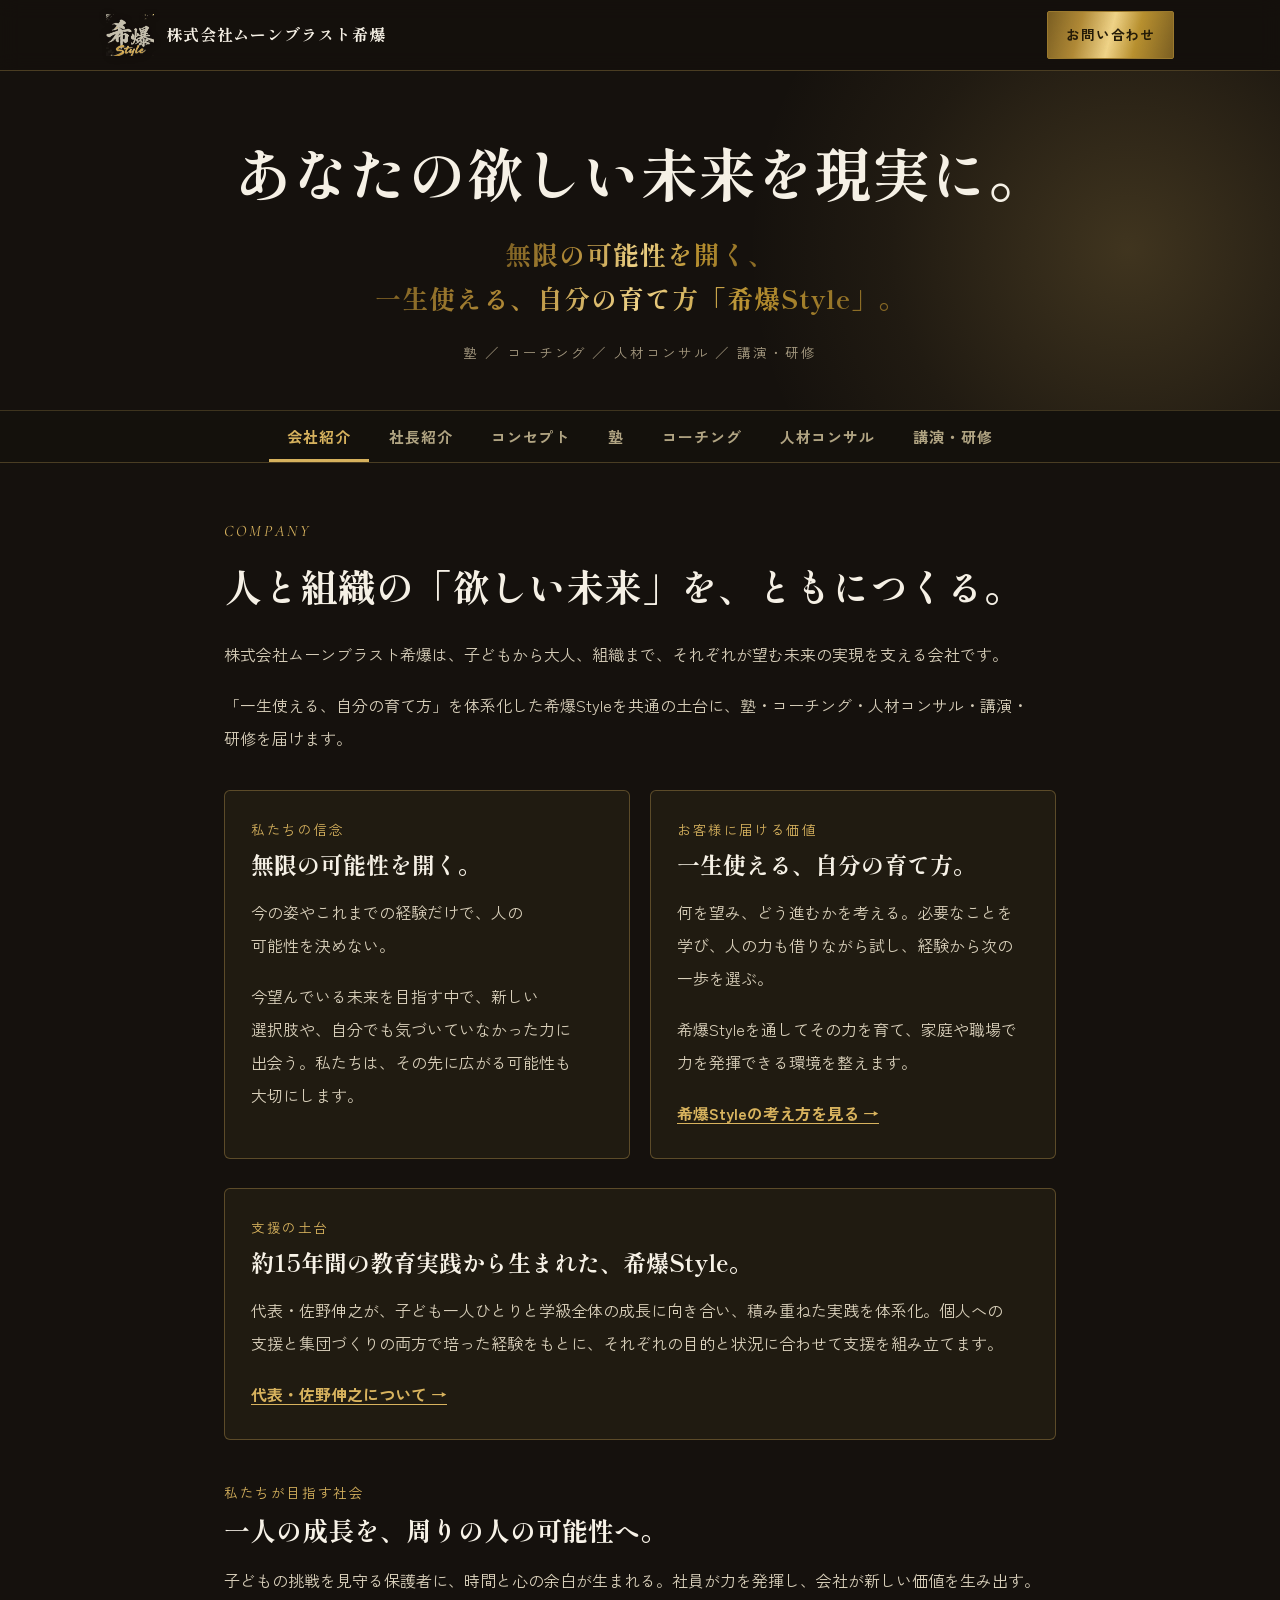
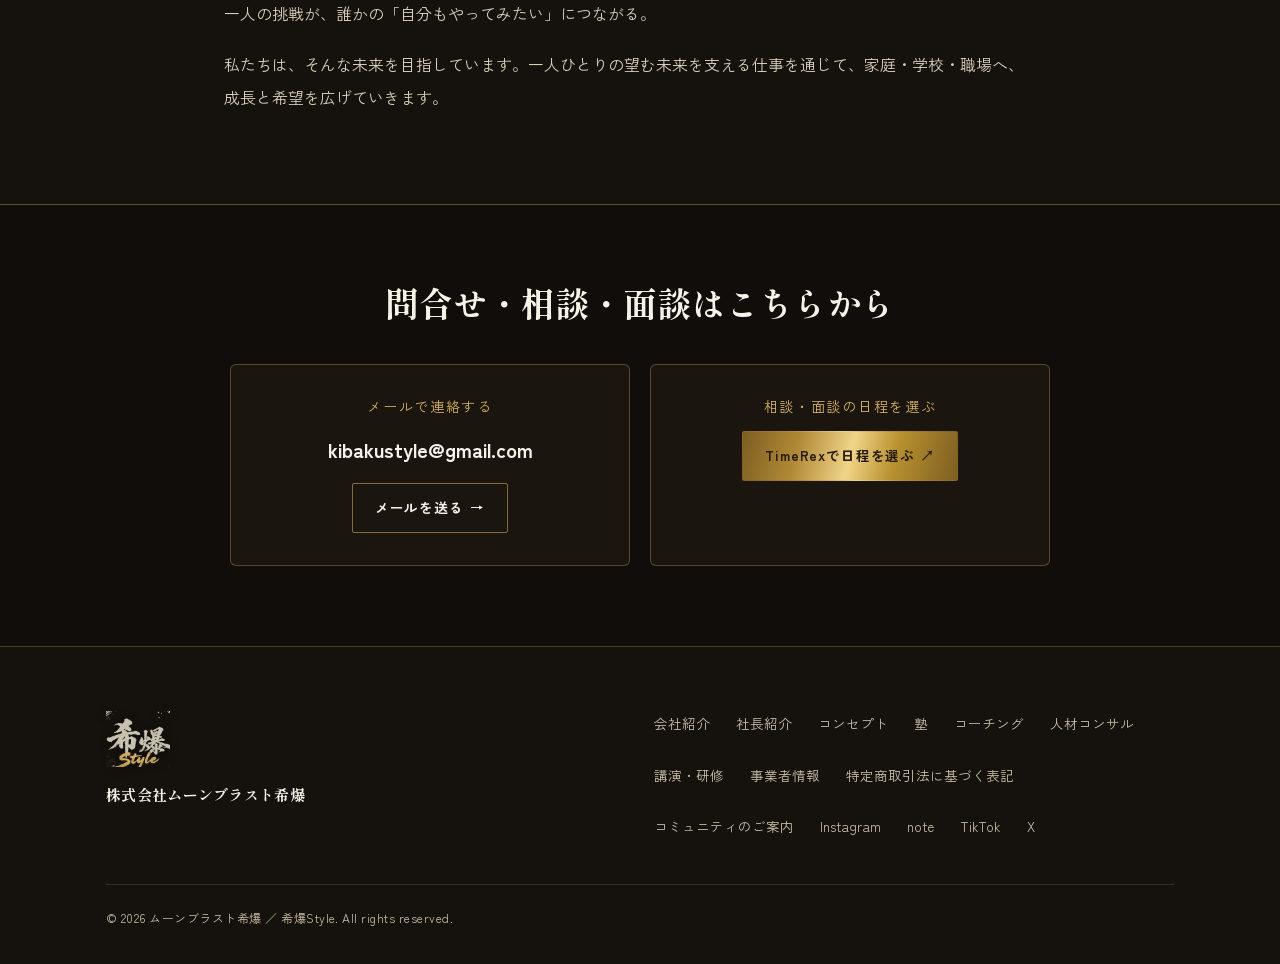
<file: index.html>
<!DOCTYPE html>
<html lang="ja">
<head>
<script>document.documentElement.classList.add('js');</script>
<meta charset="UTF-8">
<meta name="viewport" content="width=device-width, initial-scale=1.0">
<title>株式会社ムーンブラスト希爆 ｜ 一生使える、自分の育て方「希爆Style」</title>
<meta name="description" content="株式会社ムーンブラスト希爆は、子どもから大人、組織まで、それぞれが望む未来の実現を支える会社です。希爆Styleを土台に、塾・コーチング・人材コンサル・講演・研修を届けます。">
<link rel="preconnect" href="https://fonts.googleapis.com">
<link rel="preconnect" href="https://fonts.gstatic.com" crossorigin>
<link href="https://fonts.googleapis.com/css2?family=Cormorant+Garamond:ital,wght@0,500;0,600;1,500;1,600&family=Shippori+Mincho+B1:wght@500;600;700;800&family=Zen+Kaku+Gothic+New:wght@400;500;700;900&display=swap" rel="stylesheet">
<link rel="stylesheet" href="assets/style.css?v=20261123">
</head>
<body class="co">

<div class="progress" id="progress"></div>

<header class="dark">
  <div class="nav co-nav">
    <a href="index.html" class="co-brand" aria-label="株式会社ムーンブラスト希爆 トップへ"><img src="assets/logo_mark_light.png" alt=""><span>株式会社ムーンブラスト希爆</span></a>
    <a href="#contact" class="btn">お問い合わせ</a>
  </div>
</header>

<section class="co-hero" id="top">
  <div class="co-in">
    <h1>あなたの欲しい未来を現実に。</h1>
    <p class="co-hero-gold"><span class="gold">無限の可能性を開く、</span><br><span class="gold">一生使える、自分の育て方「希爆Style」。</span></p>
    <p class="co-hero-sub">塾 ／ コーチング ／ 人材コンサル ／ 講演・研修</p>
  </div>
</section>

<div class="co-tabs" id="coTabs">
  <div class="co-tablist" role="tablist" aria-label="事業とご紹介の切り替え"><button type="button" role="tab" id="tab-company" data-tab="company" aria-controls="panel-company" aria-selected="true" tabindex="0">会社紹介</button><button type="button" role="tab" id="tab-president" data-tab="president" aria-controls="panel-president" aria-selected="false" tabindex="-1">社長紹介</button><button type="button" role="tab" id="tab-concept" data-tab="concept" aria-controls="panel-concept" aria-selected="false" tabindex="-1">コンセプト</button><button type="button" role="tab" id="tab-juku" data-tab="juku" aria-controls="panel-juku" aria-selected="false" tabindex="-1">塾</button><button type="button" role="tab" id="tab-coaching" data-tab="coaching" aria-controls="panel-coaching" aria-selected="false" tabindex="-1">コーチング</button><button type="button" role="tab" id="tab-consulting" data-tab="consulting" aria-controls="panel-consulting" aria-selected="false" tabindex="-1">人材コンサル</button><button type="button" role="tab" id="tab-lecture" data-tab="lecture" aria-controls="panel-lecture" aria-selected="false" tabindex="-1">講演・研修</button></div>
</div>

<main id="main">
<section class="co-panel on" id="panel-company" role="tabpanel" aria-labelledby="tab-company" tabindex="0" data-panel="company">
<div class="co-in">
<p class="co-eyebrow">COMPANY</p>
<h2 class="co-h2">人と組織の「欲しい未来」を、ともにつくる。</h2>
<p>株式会社ムーンブラスト希爆は、子どもから大人、組織まで、それぞれが望む未来の実現を支える会社です。</p>
<p>「一生使える、自分の育て方」を体系化した希爆Styleを共通の土台に、塾・コーチング・人材コンサル・講演・研修を届けます。</p>
<div class="co-cols">
<div class="co-card">
<p class="co-lbl">私たちの信念</p>
<h3 class="co-h3">無限の可能性を開く。</h3>
<p>今の姿やこれまでの経験だけで、人の可能性を決めない。</p>
<p>今望んでいる未来を目指す中で、新しい選択肢や、自分でも気づいていなかった力に出会う。私たちは、その先に広がる可能性も大切にします。</p>
</div>
<div class="co-card">
<p class="co-lbl">お客様に届ける価値</p>
<h3 class="co-h3">一生使える、自分の育て方。</h3>
<p>何を望み、どう進むかを考える。必要なことを学び、人の力も借りながら試し、経験から次の一歩を選ぶ。</p>
<p>希爆Styleを通してその力を育て、家庭や職場で力を発揮できる環境を整えます。</p>
<p><a class="co-more" href="#concept">希爆Styleの考え方を見る →</a></p>
</div>
</div>
<div class="co-box">
<p class="co-lbl">支援の土台</p>
<h3 class="co-h3">約15年間の教育実践から生まれた、希爆Style。</h3>
<p>代表・佐野伸之が、子ども一人ひとりと学級全体の成長に向き合い、積み重ねた実践を体系化。個人への支援と集団づくりの両方で培った経験をもとに、それぞれの目的と状況に合わせて支援を組み立てます。</p>
<p><a class="co-more" href="#president">代表・佐野伸之について →</a></p>
</div>
<div class="co-sec">
<p class="co-lbl">私たちが目指す社会</p>
<h3 class="co-h3">一人の成長を、周りの人の可能性へ。</h3>
<p>子どもの挑戦を見守る保護者に、時間と心の余白が生まれる。社員が力を発揮し、会社が新しい価値を生み出す。一人の挑戦が、誰かの「自分もやってみたい」につながる。</p>
<p>私たちは、そんな未来を目指しています。一人ひとりの望む未来を支える仕事を通じて、家庭・学校・職場へ、成長と希望を広げていきます。</p>
</div>
</div>
</section>
<section class="co-panel" id="panel-president" role="tabpanel" aria-labelledby="tab-president" tabindex="0" data-panel="president">
<div class="co-in">
<p class="co-eyebrow">PRESIDENT</p>
<div class="co-pres">
<img class="co-photo" src="assets/sano_portrait.jpg" width="1024" height="760" loading="lazy" alt="代表取締役 佐野 伸之">
<div>
<h2 class="co-h2">代表取締役　佐野 伸之</h2>
<p class="co-lead">約15年間の教育実践を、人と組織の「これから」へ。</p>
</div>
</div>
<p>小学校教員として約15年間、子ども一人ひとりの学びと、互いに支え合う集団づくりに向き合ってきました。子どもが自分で考え、選び、動き出すために、何を教え、どこを支え、何を任せるか。その実践を重ね、希爆Styleを体系化しました。</p>
<p>現在は、塾・コーチング・人材コンサル・講演・研修を通して、子どもから大人、組織まで、それぞれが望む未来の実現を支援しています。</p>
<p class="co-role">人間行動構造学、希爆Style開発者</p>
<ul class="co-ul">
<li>未来チケットアンバサダー 第1号</li>
<li>ギフテッド教育公認アドバイザー</li>
</ul>
<div class="co-box co-book">
<div>
<p class="co-lbl">Kindle出版</p>
<h3 class="co-h3"><a href="https://www.amazon.co.jp/dp/B0HNV2RFBP" target="_blank" rel="noopener">うちの子は、壊れていない　止まっているだけ?!</a></h3>
<p>約15年間の教育実践から、子どもが動き出すための見方と関わり方を伝える一冊。</p>
<ul class="co-ul">
<li>7冠｜Amazonランキング1位</li>
<li>2冠｜ベストセラー</li>
</ul>
<p class="co-note">2026年10月時点。7冠には売れ筋ランキングと最新リリースランキングを含みます。ベストセラーは「企業倫理」「ビジネスの意思決定」の2部門。</p>
</div>
<a class="co-bookimg" href="https://www.amazon.co.jp/dp/B0HNV2RFBP" target="_blank" rel="noopener" aria-label="Amazonで『うちの子は、壊れていない』を見る（新しいタブで開きます）"><img src="assets/book_banner.jpg" width="1086" height="1448" loading="lazy" alt="佐野伸之 著『うちの子は、壊れていない 止まっているだけ?!』の表紙バナー"></a>
</div>
<div class="co-sec">
<h3 class="co-h3 sm">掲載・発信活動</h3>
<!-- ライブドアニュースの記事URLは佐野さんに確認 -->
<ul class="co-ul">
<li>WEBプラットフォーム「KIZUNA EXECUTIVE」インタビュー掲載</li>
<li>ポッドキャスト番組「みらいVision 発掘コーチング：5年後のわたしたちへ」月1レギュラー</li>
<li>YouTube「題名は未定」</li>
<li>ライブドアニュース掲載　「子どもは壊れていない」自発的な変化を促す鍵</li>
</ul>
</div>
</div>
</section>
<section class="co-panel" id="panel-concept" role="tabpanel" aria-labelledby="tab-concept" tabindex="0" data-panel="concept">
<div class="co-in">
<p class="co-eyebrow">CONCEPT</p>
<h2 class="co-h2">一生使える、自分の育て方「希爆Style」。</h2>
<p class="co-lead">いま叶えたいことに向かいながら、その先の挑戦にも使える力を育てる。</p>
<p>自分の強みを生かして働きたい。新しいことに挑戦したい。子どもや仲間の可能性を、もっと広げたい。</p>
<p>希爆Styleが出発点にするのは、その人や組織が望む未来です。必要なことを学び、自分で選び、行動し、経験から次の成長につなげる。その力と、それを支える関わり方を、約15年間の教育実践から体系化しました。</p>
<div class="co-sec">
<p class="co-lbl">自分を知り、選択肢を広げる</p>
<h3 class="co-h3">自分の可能性に気づく。</h3>
<p>何が得意で、何を大切にしているのか。どんなときに力を発揮できるのか。自分の経験や周囲の環境を見直すことで、まだ気づいていなかった強みや、選べる道を見つけていきます。</p>
<p>今望んでいる未来へ進む中で、やってみたいことや、目指したい未来そのものも広がっていきます。</p>
</div>
<div class="co-sec">
<p class="co-lbl">五つの領域・30のスキル</p>
<h3 class="co-h3">望む未来に向かう力を身につける。</h3>
<p>自分の願いを行動に変えるには、状況を捉え、方法を考え、選び、伝え、周囲と協力する力が必要です。希爆Styleでは、成長を支えるスキルを五つの領域に整理しています。</p>
<ul class="co-ul co-ul2">
<li>見る・考える力</li>
<li>判断し、選ぶ力</li>
<li>表現し、伝える力</li>
<li>他者と関わる力</li>
<li>自分を育てる力</li>
</ul>
<p>必要な力を選んで学び、勉強や仕事、日常の場面で使っていきます。自分一人では難しいときに、人に学び、必要な助けを借りることも、その力の一つです。</p>
</div>
<div class="co-sec">
<p class="co-lbl">挑戦と振り返りの循環</p>
<h3 class="co-h3">経験を、次の成長に変える。</h3>
<p>何ができたのか。どんな工夫が役立ったのか。難しかったところはどこか。その経験から気づきを見つけ、次に試すことを選びます。</p>
<p class="co-band">見る → 広がる → 選ぶ → 試す → 振り返る → 気づく → また見る</p>
<p>うまくいった経験も、思うように進まなかった経験も、自分を知り、方法を増やす材料になります。経験を重ねるたびに、使える方法や考え方が少しずつ増えていきます。</p>
</div>
<div class="co-sec">
<p class="co-lbl">人と環境の両方を整える</p>
<h3 class="co-h3">成長を支える関わりと環境をつくる。</h3>
<p>知識や方法を教える。一緒に整理する。試せる機会をつくる。自分で判断できる範囲を広げる。一人ひとりの状態を捉え、必要な支えを選びます。</p>
<p>「本質・流れ・主語」は、その支援を考えるための視点です。背景に何があるか、経験がどうつながっているか、誰の思いや判断を大切にするか。言葉のかけ方や、家庭・職場の仕組みまで整えていきます。</p>
<p>心のコンパス、言葉のレシピ、主語返し、気づきの地図、自極ノートなどの道具を使い、学びを実際の行動につなげます。</p>
</div>
<div class="co-box">
<h3 class="co-h3">環境が変わっても、自分を育て続けられるように。</h3>
<p>学び、自分で選び、人の力も借りながら試し、経験から次の一歩を見つける。その力を、塾・コーチング・人材コンサル・講演・研修という四つの事業を通して育てていきます。</p>
</div>
</div>
</section>
<section class="co-panel" id="panel-juku" role="tabpanel" aria-labelledby="tab-juku" tabindex="0" data-panel="juku">
<div class="co-in">
<p class="co-eyebrow">KIBAKU JUKU</p>
<h2 class="co-h2">宿題一つで、自分の未来を切り開く力を。</h2>
<p class="has-gr"><span class="gr">一生使える、自分の育て方「希爆Style」。</span><br>
小学生・中学生のためのオンライン塾 ／ 6か月のプログラム</p>
<p class="co-jump"><a href="#juku-pricing" data-jump="juku-pricing">料金・プランを見る ↓</a></p>
<div class="promo-frame co-video">
<video class="promo-video" controls playsinline preload="none" poster="assets/video/kibaku_promo_poster.jpg" aria-label="ムーンブラスト希爆 希爆塾 プロモーション動画（30秒）">
<source src="assets/video/kibaku_promo.mp4" type="video/mp4">
お使いのブラウザは動画の再生に対応していません。
</video>
</div>
<div class="co-tools"><button type="button" class="co-tool" data-acc="open">すべて開く</button><button type="button" class="co-tool" data-acc="close">すべて閉じる</button></div>
<div class="co-accs">
<details class="co-acc"><summary><span class="no">01</span><span class="tt">宿題一つで、自分の未来を切り開く力を。</span><span class="pm" aria-hidden="true"></span></summary>
<div class="co-acc-body">
<p>あなたは、もしお子さんが、いつもの宿題を通して「自分の未来を切り開く力」を身につけ、しかも、あなたの子育ても今より少し楽になるとしたら、どう感じますか？</p>
<p>「そんなはずない」「うちの子には無理かもしれない」「変わっていく姿が、まだ想像できない」。そんな思いが浮かぶかもしれません。</p>
<p>自分で考えて動けるようになってほしい。好きなことや得意なことを見つけ、もっと可能性を広げてほしい。そして、その成長を楽しみに見守っていたい。</p>
<p>その願いはあっても、毎日の生活の中で、何をどう変えればよいのか分からない。どこまで手伝い、どこから任せればよいのか迷ってしまう。応援したいのに、気づけば心配や声かけが増えている。</p>
<p>では、子どもが自分の未来を切り開いていくために、どんな力を育てればよいのでしょうか。</p>
<h4 class="co-h4">自分の未来を切り開く力とは。</h4>
<p>たとえば、大谷翔平選手は、高校時代の目標達成シートに大きな目標を掲げ、体づくりや技術など、その実現に必要なことを書き出していました。また、二刀流への挑戦には、指導者や球団の支えもありました。［1・2］</p>
<p>私たちがその歩みから学びたいのは、目指す未来を描き、自分で考え、選び、周囲の支えも借りながら挑戦し、成功も失敗も次へ進むための材料にして、自分を育て続ける姿勢です。</p>
<p>うまくいった経験から、自分の強みや役立った工夫に気づく。うまくいかなかった経験から、見方や方法を見直し、次に試すことを考える。その気づきを、新しい挑戦につなげていく。</p>
<p><strong>自分の未来を切り開く力とは、経験から学び、選び直しながら、自分の可能性を広げ続ける力。</strong></p>
<p>お子さんにも、その力を育てる機会が、毎日の中にあります。いつもの宿題も、好きなことへの挑戦も、友達との関わりも、自分を知り、次の一歩を見つける材料になります。</p>
<p>希爆塾は、そうした身近な経験を通して「一生使える、自分の育て方」を学ぶ、小学生・中学生のためのオンライン塾です。講師や仲間と学びながら、その子に合う方法を見つけ、自分で考えて進められることを少しずつ増やしていきます。</p>
<h4 class="co-h4">半年後の親子の毎日を、想像してみてください。</h4>
<p>お子さんへの見方をほんの少し変え、その子が考え、選び、動き出せるように、学びと関わり方を整えていく。その積み重ねによって、半年後、今とは違う姿が見られるとしたら、どうでしょう。</p>
<p>お子さんが「今日はこれをやってみる」と、自分の考えを話してくれる。困ったときには「ここを手伝ってほしい」と伝えられる。うまくいかなかった日にも、「次はこうしてみよう」と、自分なりの一歩を見つけている。</p>
<p>好きなことに夢中になり、できたことや発見したことを、あなたに聞かせてくれる。そんな姿を見て、あなたも「ここは任せてみよう」と思えるようになる。</p>
<p>お子さんに任せられることが増えれば、あなたの毎日にも、ひと息つける時間と心の余白が生まれていきます。</p>
<p>その余白があったら、お子さんへの関わり方も、少し変わっていくと思いませんか？</p>
<p>急いで答えを出す前に、子どもの考えを聞いてみる。結果に至るまでの工夫や、自分なりに挑戦していたことにも目を向けてみる。</p>
<p>「そんなことを考えていたんだ」「前より、自分で工夫できるようになったんだね」「今回は難しかったけれど、次の作戦を考えているんだね」。</p>
<p>わが子の成長が見えると、声をかける言葉や、見守る気持ちも変わっていく。親子で喜べることが増え、子育てが今より少し楽になる。そして、「この子は、これから何に挑戦するんだろう」と、未来を楽しみにできる。</p>
<p><strong>子どもは、自分の経験を力に変え、可能性を広げていく。保護者は、心に余白を持ち、その成長を楽しめるようになる。</strong></p>
<p>希爆塾が目指すのは、そんな親子の毎日です。</p>
<p><strong>宿題一つで、自分の未来を切り開く力を。</strong></p>
<p>一生使える、自分の育て方「希爆Style」を、希爆塾で。</p>
<!-- 参考リンクのURLは佐野さんに確認 -->
<p class="co-ref">参考：大谷翔平選手の目標達成シート・指導者への取材 ／ 北海道日本ハムファイターズ・大谷翔平選手の会見</p>
</div></details>
<details class="co-acc"><summary><span class="no">02</span><span class="tt">成長を支える、約15年間の教育実践と希爆Style。</span><span class="pm" aria-hidden="true"></span></summary>
<div class="co-acc-body">
<p>希爆塾の土台にある「希爆Style」は、塾長・佐野伸之が、約15年間、小学校教員として子どもたちと向き合ってきた経験をもとに体系化した教育理論です。</p>
<p>教室には、考えを言葉にすることが難しい子、自信が持てずに一歩を踏み出せない子、友達との関わりに悩む子がいました。一人ひとりの様子を見ながら、声のかけ方、学ぶ環境、本人に任せる範囲を工夫し、その後の言葉や行動を確かめてきました。</p>
<p>学校での実践では、子どもたちが自分たちで話し合い、問題を解決する場面が増えていった学級がありました。オンラインでの支援では、子どもが自分で学習目標を決めたことに、保護者から「まさか自分で目標を考えるとは」という驚きの声も寄せられています。</p>
<p>大切にしてきたのは、子どもが変わった姿とともに、その一歩を何が支えたのかを考えることです。</p>
<p>どんな場面なら、自分の考えを話せたのか。何が分かると、動き出せたのか。どのような関わりが、自分で選ぶきっかけになったのか。そして、その経験をどう振り返ると、次の挑戦につながったのか。</p>
<p>うまくいった関わりも、思うように届かなかった関わりも見直しながら、子どもの成長を支える見方と方法を整理してきました。その実践の積み重ねが、希爆Styleの土台になっています。</p>
<h4 class="co-h4">一人ひとりに合わせて、成長への道筋をつくる。</h4>
<p>希爆Styleでは、子どもの今の状態を捉え、必要な知識や方法を伝え、一緒に試しながら、本人が考えて選べる範囲を広げていきます。</p>
<p>挑戦した後には、何ができたか、どんな工夫が役立ったか、どこで難しさを感じたかを振り返る。そこから得た気づきを、次の行動に使っていきます。</p>
<p><strong>自分を知る。見方や方法を増やす。選んで試す。経験から学び、次の一歩を選び直す。</strong></p>
<p>この流れを、いつもの宿題や仲間との活動、日々の挑戦の中に組み込んでいるのが希爆塾です。</p>
<p>講師は、本人の言葉や行動を見ながら、その子に必要な支えを考えます。方法を教えることが助けになるときもあれば、一緒に整理することや、自分で試す時間をつくることが助けになるときもあります。実際の反応を確かめながら、関わり方を調整していきます。</p>
<p><strong>現場で得た経験を、目の前のお子さんに合う支援を考えるために使う。ここに、実践から生まれた理論の強みがあります。</strong></p>
<p>そして、授業で見られた工夫や変化を保護者にも伝え、わが子の成長を知る手がかりを増やしていきます。「何ができるようになったか」「どこなら任せられそうか」が見えてくることは、安心して見守るための支えにもなります。</p>
<p>子ども自身が、成功も失敗も次へ進む材料にできること。その姿を見ながら、保護者もわが子の未来を楽しみにできること。</p>
<p>希爆塾は、子どもたちとの実践から得た知見を、そんな親子の毎日につなげていきます。</p>
</div></details>
<details class="co-acc"><summary><span class="no">03</span><span class="tt">週1回の授業を、毎日の成長につなぐ。</span><span class="pm" aria-hidden="true"></span></summary>
<div class="co-acc-body">
<p><strong>希爆Style × ゲーミフィケーション。専用アプリで、日常が成長の舞台になる。</strong></p>
<p>「授業は週1回ですよね。そのほかの日は、どうするの？」</p>
<p>希爆塾の説明を聞いて、そんな疑問を持たれる方もいらっしゃると思います。</p>
<p>週に1回、60分のオンライン授業。その時間に子どもが新しい考え方を学び、自分で目標を決め、挑戦する経験ができたとしても、残りの6日間はどうするのでしょうか。</p>
<p>せっかく授業で「やってみよう」と思っても、翌日には忘れてしまうかもしれません。いつもと同じように宿題が待っている。学校では、思うようにいかないこともある。そして保護者は、また「宿題やったの？」「早くしなさい」と声をかけることになる。</p>
<p>それでは、週1回の授業だけで本当に変わっていけるのか、不安になりますよね。</p>
<p>希爆塾が大切にしているのは、週1回の授業で学んだことを、残りの6日間にもつなげていくことです。</p>
<p>毎日の宿題、学校での出来事、友達との関わり、家庭での小さな挑戦。その一つひとつが、自分で考え、選び、行動し、経験から学ぶ機会になります。</p>
<p>希爆塾では、その日常の経験を成長につなげるために、専用アプリを開発しています。</p>
</div></details>
<details class="co-acc"><summary><span class="no">04</span><span class="tt">授業で学び、日常で試し、次の挑戦へ。</span><span class="pm" aria-hidden="true"></span></summary>
<div class="co-acc-body">
<p>希爆塾では、週1回の授業で、子どもたちが自分の目標や作戦を考えます。</p>
<p>例えば、宿題を始めるまでに時間がかかるお子さん。「宿題を早く終わらせよう」と目標を決めるだけでは、なかなか行動は変わらないかもしれません。</p>
<p>そこで、まずは何が難しいのかを一緒に考えます。問題が難しいのか。量が多く感じるのか。始め方が分からないのか。それとも、別のことを優先したいのか。</p>
<p>今の状態を確かめたうえで、本人が取り組めそうな作戦を選びます。</p>
<p>「まずは1問だけやってみる」「5分だけ取り組んでみる」「最初に簡単な問題から始めてみる」「分からないところは、誰かに聞いてみる」。</p>
<p>必要な方法を教えたり、一緒に考えたりしながら、少しずつ本人が選べるようにしていきます。</p>
<p>そして、授業で決めた作戦を、次の日から実際の生活で試してみます。ここを支える道具として、専用アプリを設計しています。</p>
<h4 class="co-h4">自分で決めた目標を、毎日の生活の中で思い出す。</h4>
<p>アプリでは、授業で決めた目標を確認し、今日の自分が何に挑戦するのかを考えられるようにします。</p>
<p>例えば、昨日は宿題を始められなかったお子さんが、今日は「最初の1問だけやってみよう」と思い出す。実際に取り組んでみたら、思ったより進められた。あるいは、やっぱり難しかった。どちらも大切な経験です。</p>
<p>「今日は1問できた」「5分だけなら始められた」「最初の問題が難しくて止まった」「お母さんに最初だけ手伝ってもらった」。こうした経験を残していきます。</p>
<h4 class="co-h4">経験を、次の作戦を考える材料にする。</h4>
<p>なぜできたのか。どこで難しくなったのか。何が助けになったのか。その経験を振り返り、次の作戦を考える材料にしていきます。</p>
<p>例えば、「最初の1問が難しかったから、明日は簡単な問題から始めてみよう」と考える。あるいは、「一緒に始めてもらうと取り組みやすかったから、次は最初の準備だけ手伝ってもらおう」と考える。</p>
<p>こうして、自分に合う方法を少しずつ見つけていくのです。</p>
<p><strong>うまくいった経験も、うまくいかなかった経験も、次に使える方法を見つける材料にしていきます。</strong></p>
</div></details>
<details class="co-acc"><summary><span class="no">05</span><span class="tt">ゲームの夢中になれる仕組みを、現実の成長へ。</span><span class="pm" aria-hidden="true"></span></summary>
<div class="co-acc-body">
<p>「目標を確認して、毎日振り返るなんて、子どもが続けられるの？」「結局、親がアプリを開きなさいと言うことになるのでは？」</p>
<p>確かに、毎日の目標確認や振り返りが、単なる義務になってしまっては意味がありません。</p>
<p>そこで希爆塾が取り入れるのが、ゲーミフィケーションという考え方です。ゲームが持つ「夢中になる仕組み」を、ゲーム以外の活動に応用することです。</p>
<p>例えば、子どもがゲームに夢中になるとき、そこにはさまざまな仕組みがあります。目指すゴールがある。次に何をすればよいかが分かる。自分で方法を選べる。挑戦すると結果が返ってくる。失敗しても、別の方法でもう一度挑戦できる。</p>
<p>そして、以前は難しかったことができるようになると、自分の成長を実感できます。</p>
<p>こうした仕組みを、宿題や学校生活、日々の挑戦にも取り入れられないでしょうか。</p>
<p><strong>現実の宿題や生活そのものを、自分が成長していく挑戦として捉えられるようにする。</strong></p>
<p>それが希爆塾専用アプリの発想です。</p>
<p>自分で目標を決める。作戦を選ぶ。実際に挑戦する。経験を記録する。前の自分と比べてみる。そして、次の挑戦へ進む。その過程を、子どもが分かりやすく、取り組みたくなる形で支えていきます。</p>
<p>子ども自身が「今日はこれをやってみよう」「次はこうしてみよう」と考えるための道具として、アプリをつくっていきます。</p>
</div></details>
<details class="co-acc"><summary><span class="no">06</span><span class="tt">専用アプリを共につくる開発者の経験。</span><span class="pm" aria-hidden="true"></span></summary>
<div class="co-acc-body">
<p>このアプリを共同開発するのは、ゲームの仕組みを教育や仕事に応用する「ゲーミフィケーション」の専門家です。</p>
<p>プログラマーとして約5年間勤務した後、27歳で独立。本人の説明によれば、これまでに数十本のゲームやシステムの開発に携わってきました。</p>
<p>その開発領域は、学校教育、企業研修、人材育成、業務支援、さらには社会課題の解決まで、多岐にわたります。ゲームの仕組みを使って、現実の学習や仕事をより進めやすくすることに取り組んでいます。</p>
<p>以下は、共同開発者本人の説明に基づく開発事例と構想です。</p>
<h4 class="co-h4">新潟県の教育委員会向け プログラミング学習ゲーム</h4>
<p>中学生がゲームを通してプログラミングを学ぶ教材です。ゲームの中に登場する敵の動きを、パズルを使ってプログラミングする仕組みです。</p>
<p>子どもは、まず「こう動かせばうまくいくのではないか」と予測します。そして、実際に動かしてみる。思ったように動かなければ、どこが違ったのかを考え、プログラムを修正する。もう一度試す。</p>
<p>こうした経験を通して、プログラミングの知識とともに、予測し、実行し、結果を確かめ、修正するという学習の過程を体験できるようにしています。</p>
<p>これは、希爆Styleが大切にしている「試して、振り返り、次の方法を考える」という考え方とも重なります。</p>
<h4 class="co-h4">スーパーマーケット向け 仕事を覚えながら成長する人材育成システム</h4>
<p>日々の仕事をゲームのクエストに変える人材育成システムです。</p>
<p>新人社員が仕事を覚えるとき、何をどこまで身につけたのか分かりにくいことがあります。そこで、業務を小さな課題に分け、順番に取り組めるようにする。仕事を一つ覚えたら、その経験が記録される。新しい仕事に挑戦すると、できることが増えていく。</p>
<p>さらに、社員の得意分野や身につけた力を見える化することで、本人の成長実感と、周囲が適切な仕事や支援を考えることにつなげています。</p>
<p><strong>現実の仕事でできることが増え、その成長を本人も周囲も理解できるようにする仕組みです。</strong></p>
<h4 class="co-h4">飲食店向け 接客や仕事の習得をゲーム化</h4>
<p>接客や業務知識の習得、日々の仕事への取り組みなどを、ゲームの経験値や成長の仕組みと結びつけるシステムです。</p>
<p>AIキャラクターに質問できる機能や、習熟状況を確認する仕組みなども取り入れ、仕事を覚える過程を支えています。</p>
<p>これまで難しかった仕事ができるようになる。自分の得意なことが分かる。次に挑戦できる仕事が見えてくる。こうした仕組みは、子どもの学習にも応用できる考え方です。</p>
<h4 class="co-h4">経営者や管理職向け 失敗から学ぶ経営シミュレーション</h4>
<p>経営判断をゲームの中で体験するシミュレーションです。</p>
<p>企業のデジタル化や業務改革について、ゲームの中で経営判断を行い、その結果を体験する。判断がうまくいかなければ、何が問題だったのかを考える。別の選択肢を試すことで、結果がどう変わるのかを確かめる。</p>
<p>失敗を、次の判断を考えるための経験に変える仕組みです。</p>
<h4 class="co-h4">社会課題への応用 遠隔ゴミ分別ゲームの構想</h4>
<p>新潟の分別設備とゲームを連動させた、遠隔ゴミ分別の仕組みにも取り組んでいます。</p>
<p>AIカメラで取得した情報を使い、ゲームを通してゴミを判別する。その操作を現実の分別設備とつなげる構想です。子どもや高齢者、障害のある人など、さまざまな人が社会参加できる仕組みとしても検討されています。</p>
<p><strong>ゲームの仕組みを、現実の学習、仕事、社会参加へとつなげること。</strong></p>
<p>その経験と技術を、今度は希爆塾の子どもたちの成長に生かしていきます。</p>
</div></details>
<details class="co-acc"><summary><span class="no">07</span><span class="tt">希爆Styleとゲーム開発でつくる、成長の循環。</span><span class="pm" aria-hidden="true"></span></summary>
<div class="co-acc-body">
<p>なぜ、この開発者と希爆塾が一緒にアプリをつくるのでしょうか。それは、希爆Styleとゲーミフィケーションが、大切にしている部分で重なるからです。</p>
<p>希爆Styleは、約15年間の小学校教員としての実践を土台に体系化してきた教育の考え方です。その中心には、子どもが自分で考え、選び、試し、経験から学び、次の一歩を見つけていくという成長の循環があります。</p>
<p><strong>見る → 広がる → 選ぶ → 試す → 振り返る → 気づく → また見る</strong></p>
<p>この循環を、授業や日常生活の中で経験できるようにすることを大切にしています。</p>
<p>一方、ゲーミフィケーションでは、目標や挑戦、フィードバック、成長の実感といった仕組みを、活動に取り組みやすくするために使います。</p>
<p>希爆Styleが「どのような経験を通して子どもの成長を支えるか」を考え、ゲーミフィケーションが「その経験を日常の中でどう続けやすくするか」を支えるのです。</p>
<p><strong>子どもの成長を支えてきた教育実践と、挑戦を続けたくなる仕組みをつくる開発技術。</strong></p>
<p>この二つを組み合わせることで、授業で学んだことを日常の行動へつなげる環境をつくっていきます。</p>
</div></details>
<details class="co-acc"><summary><span class="no">08</span><span class="tt">挑戦と工夫を、本人にも保護者にも見えるように。</span><span class="pm" aria-hidden="true"></span></summary>
<div class="co-acc-body">
<p>アプリで大切にしたいことの一つが、子どもの成長を記録し、振り返れるようにすることです。</p>
<p>子どもの成長には、テストの点数や宿題の量に表れにくい変化もあります。</p>
<p>以前は始められなかった宿題に、自分から取り組んでみた。分からないときに「ここを教えて」と言えた。うまくいかなかったときに、別の方法を考えてみた。友達の工夫を聞いて、自分も試してみようと思った。</p>
<p>こうした変化も、大切な成長です。しかし、忙しい毎日の中では、その一つひとつを見逃してしまうことがあります。</p>
<p>だからこそ、挑戦したこと、試した方法、そこから得た気づきを記録していきます。</p>
<p>例えば、1か月前の記録には「宿題を始めるのが難しかった」と書かれている。でも、今の記録には「最初の1問なら自分で始められるようになった」と残っている。</p>
<p>その変化を本人が見返すことで、「前よりできることが増えた」と気づく機会になります。</p>
<p>講師も、記録や本人との対話を通して、どのような支援が役立ったのかを確かめ、次の授業や個別支援に生かしていきます。保護者にも、具体的な成長の様子を共有していきます。</p>
<p><strong>結果だけでは見えにくかった、子どもの挑戦や工夫、考え方の変化を見つけられるようにする。</strong></p>
<p>それも、希爆塾が大切にしていることです。</p>
</div></details>
<details class="co-acc"><summary><span class="no">09</span><span class="tt">子どもの成長とともに、保護者の毎日にも余白を。</span><span class="pm" aria-hidden="true"></span></summary>
<div class="co-acc-body">
<p>今までは、宿題の時間になると「早くやりなさい」と何度も声をかけていた。それでもなかなか始めず、気づけば親子で言い合いになってしまう。</p>
<p>そんな毎日だったお子さんが、少しずつ自分で作戦を考えるようになったら、どうでしょう。</p>
<p>「今日は先に漢字をやってみる」「昨日は難しかったから、今日は5問だけやってみよう」「分からないところがあるから、ここだけ教えて」。</p>
<p>最初は小さな変化かもしれません。でも、自分で考えて動こうとする場面が少しずつ増えていく。すると、保護者も「ここは任せてみよう」と思えるようになるかもしれません。</p>
<p>今まで全部を確認し、声をかけ、段取りを考えていたところから、少しずつお子さん自身に任せられることが増えていく。その分、毎日の中に、ひと息つける時間が生まれる。</p>
<p><strong>子育てに、心の余白が生まれていく。</strong></p>
<p>そして、その余白が生まれることで、保護者の見方や関わり方にも変化が起きるかもしれません。</p>
<p>以前なら「まだ宿題が終わっていない」と思っていた場面で、「今日は自分から始めようとしていたんだ」と気づく。「また失敗した」と思っていた場面で、「前とは違う方法を試していたんだ」と気づく。「どうしてできないの？」と問い詰める前に、「どこが難しかった？」と聞いてみる。</p>
<p>子どもが自分で考える機会が増え、保護者も子どもの成長を見つけられるようになる。その積み重ねが、親子の関係を少しずつ変えていく可能性があります。</p>
<p>子育てが今より少し楽になれば、お子さんの未来を楽しみにできる時間も増えていくのではないでしょうか。</p>
</div></details>
<details class="co-acc"><summary><span class="no">10</span><span class="tt">6か月後に目指すのは、自分の育て方を知っている姿。</span><span class="pm" aria-hidden="true"></span></summary>
<div class="co-acc-body">
<p>宿題ができるようになることも、学習習慣が身につくことも大切です。希爆塾は、その経験を通して、自分を育てるための方法を知っていくことを目指しています。</p>
<p>自分がどんなときに取り組みやすいのか。困ったときには、どんな方法が使えるのか。自分一人では難しいとき、誰にどのように助けを求めればよいのか。失敗したときに、何を見直せばよいのか。そして、自分はこれから何に挑戦してみたいのか。</p>
<p>そうしたことを、実際の経験を通して少しずつ知っていく。</p>
<p>目指す未来を描き、今できることを考え、周囲の支えも借りながら挑戦していく。成功も失敗も、次に進むための材料にして成長し続ける。</p>
<p><strong>それが、希爆塾の考える「自分の未来を切り開く力」です。</strong></p>
<p>中学校、高校、大学、そして社会に出てからも、自分で考え、選び、挑戦するときに使っていける力を育てたいと考えています。</p>
<h4 class="co-h4">毎週の学びと実践を、6か月間積み重ねる。</h4>
<p>週1回の授業で、新しい見方や考え方を知る。残りの6日間で、実際の生活の中で試す。その経験を残し、次の授業で講師や仲間と振り返る。そして、また新しい作戦を考える。</p>
<p>この循環を6か月間積み重ねていきます。専用アプリは、目標の確認や経験の記録、振り返りを日常で続けるために使えるよう設計しています。</p>
<p><strong>宿題一つで、自分の未来を切り開く力を。一生使える、自分の育て方「希爆Style」。</strong></p>
<p>希爆塾は、教育実践から生まれた希爆Styleと、ゲーミフィケーションの専門技術を組み合わせ、子どもが自分の可能性を広げていく6か月を支えます。</p>
<p>お子さんの成長を通して、保護者にも心の余白が生まれ、わが子の未来が今よりもっと楽しみになる。そんな親子の毎日を目指しています。</p>
<p><strong>できない、で未来を決めない。子どもの可能性を、もっと先へ。</strong></p>
</div></details>
<details class="co-acc"><summary><span class="no">11</span><span class="tt">半年間の成長ドラマが、ここにはあります。</span><span class="pm" aria-hidden="true"></span></summary>
<div class="co-acc-body">
<h4 class="co-h4">これは、魔法ではありません。だからこそ、6か月かけて育てます。</h4>
<p>ここまで読んで、「本当にそんなふうに変わるの？」と思われたかもしれません。</p>
<p>希爆塾が取り組むのは、日々の経験を通した成長です。その土台にあるのは、約15年間の教育実践から生まれた希爆Styleの「本質・流れ・主語」という三つの視点です。</p>
<p class="has-gr"><span class="gr"><strong>本質を見る。</strong></span><br>
目の前の「できた」「できなかった」とともに、その背景に何があるのかを考える。なぜ動き出せないのか。何があれば始められるのか。どんな支えが必要なのか。</p>
<p class="has-gr"><span class="gr"><strong>流れを見る。</strong></span><br>
今日という一日を、昨日までの経験と、これからの成長につなげて考える。どんなことに挑戦し、何に気づき、何を変えてきたのか。その積み重ねを見る。</p>
<p class="has-gr"><span class="gr"><strong>主語を見る。</strong></span><br>
子ども自身が何を考え、何を望み、何を選ぶのかを大切にする。最初は大人が方法を教え、一緒に考えながら、少しずつ本人が選び、動ける範囲を広げていく。</p>
<p>この三つの視点を土台に、子どもの成長を支えていきます。</p>
<h4 class="co-h4">成長は、一直線ではありません。</h4>
<p>昨日は自分から宿題を始められたのに、今日はなかなか動き出せない。先週は「やってみる！」と言っていたのに、今週は「やっぱり無理」と言う。</p>
<p>そんな姿を見ると、「せっかく変わってきたと思ったのに、元に戻ってしまった」と感じるかもしれません。でも、本当に元に戻ったのでしょうか。</p>
<p>以前は、できない理由さえ分からなかった子が、今は「ここが難しい」と伝えられるようになっているかもしれません。</p>
<p>以前は、失敗すると諦めていた子が、今は少し時間を置いて、もう一度挑戦できるようになっているかもしれません。</p>
<p>以前は、大人に方法を決めてもらっていた子が、今は「次は違う方法を試したい」と考えているかもしれません。</p>
<p><strong>その瞬間だけを切り取れば、変わっていないように見える。でも、これまでの流れで見れば、育っている力に気づけるかもしれない。</strong></p>
<p>希爆Styleでは、成長を螺旋として捉えています。見る。広がる。選ぶ。試す。振り返る。気づく。そして、また見る。</p>
<p>同じような課題に出会っても、以前の経験があるからこそ、違う見方ができる。別の方法を選べる。必要な助けを求められる。</p>
<p>一度できたことが、次も必ずできるとは限りません。それでも、挑戦と振り返りを重ねる中で、使える方法や考え方が少しずつ増えていく。</p>
<p>立ち止まった経験からも、次の一歩につながる気づきを見つけていく。それが、私たちの大切にしている成長の捉え方です。</p>
<h4 class="co-h4">子ども自身が、未来を選べるようになっていく。</h4>
<p>最初は、どうすればよいか分からなかった。だから、大人が方法を教え、一緒に考える。やがて、いくつかの方法を知り、自分で選んで試せるようになる。うまくいかなければ、別の方法を考える。困ったら、人の力を借りる。</p>
<p>経験を重ねるたびに、見方が広がり、選択肢が増えていく。そして、その中から、自分にとって大切なことや、自分に合う方法を選べるようになっていく。</p>
<p><strong>選択肢が増えることは、可能性が広がること。自分で選べるようになることは、自分の未来を切り開く力が育つこと。</strong></p>
<p>その力を、身近な宿題から、学校生活へ。そして、これからの人生へとつなげていきたいのです。</p>
<p>こうした経験を重ねるために、希爆塾は6か月のプログラムとして設計しています。一度の成功からも、一度の失敗からも学び、挑戦し、振り返り、選び直す経験を何度も重ねながら、その子自身の成長を支えていきます。</p>
<p>そして、その過程を見守る保護者も、少しずつお子さんへの見方を広げていく。「まだできない」から「こんな工夫ができるようになったんだ」へ。「大丈夫かな」から「次は何に挑戦するんだろう」へ。</p>
<p>子どもの成長を知ることで、任せられることが増え、心に余白が生まれていく。</p>
<p><strong>子どもが自分の可能性を広げていく6か月。保護者が、わが子の新しい一面に出会っていく6か月。</strong></p>
<p>思うように進まない日も、予想もしなかった成長に驚く日もあるでしょう。その一つひとつが、親子にとって大切な経験になっていく。</p>
<p><strong>半年間の成長ドラマが、ここにはあります。</strong></p>
<p>宿題一つで、自分の未来を切り開く力を。</p>
<p>一生使える、自分の育て方「希爆Style」。</p>
<p><strong>できない、で未来を決めない。</strong></p>
<p>株式会社ムーンブラスト希爆｜覚醒!! 希爆塾</p>
</div></details>
</div>
<div class="co-pricing" id="juku-pricing">
<h3 class="co-h3">料金・プラン</h3>
<h4 class="co-h4">お子さんの成長を支える、二つのプラン。</h4>
<p>どちらも、6か月分のアプリのアカウント料金を含みます。</p>
<div class="co-plans">
<div class="co-plan">
<p class="co-plan-name">子ども伴走</p>
<dl>
<dt>月換算</dt><dd class="amt">13,200円<small>（税込）</small></dd>
<dt>6か月総額</dt><dd class="amt">79,200円<small>（税込）</small></dd>
<dt>内容</dt>
<dd><ul class="co-ul">
<li>週1回60分のグループ授業</li>
<li>隔週15分の個別支援</li>
<li>アプリ・自極ノートで日常の挑戦を支える</li>
<li>仲間との交流・共同制作</li>
<li>お子さんの成長を保護者に共有</li>
</ul></dd>
</dl>
</div>
<div class="co-plan">
<p class="co-plan-name">親子伴走Full</p>
<dl>
<dt>月換算</dt><dd class="amt">22,000円<small>（税込）</small></dd>
<dt>6か月総額</dt><dd class="amt">132,000円<small>（税込）</small></dd>
<dt>内容</dt>
<dd><p>子ども伴走の内容に加えて、家庭での関わりも一緒に整えます。</p><ul class="co-ul">
<li>保護者面談</li>
<li>親子での振り返り</li>
<li>家庭での関わり方の個別相談</li>
<li>わが子の見方レポート</li>
</ul></dd>
</dl>
</div>
</div>
<p class="co-note">月換算は6か月の総額を6で割った金額です。受講期間は6か月。受講料は原則一括、月々のお支払いはご相談ください。</p>
<p class="co-note">入会金・教材費はかかりません。お支払いは銀行振込にて承ります（詳細は<a href="legal.html">特定商取引法に基づく表記</a>）。</p>
</div>
</div>
</section>
<section class="co-panel" id="panel-coaching" role="tabpanel" aria-labelledby="tab-coaching" tabindex="0" data-panel="coaching">
<div class="co-in">
<p class="co-eyebrow">COACHING</p>
<h2 class="co-h2">あなたの欲しい未来を、現実に。</h2>
<p class="has-gr"><span class="gr">本気で人生を変えたい人のための、希爆Styleコーチング</span><br>
希爆Styleコーチング</p>
<p>もし、欲しい未来が手に入るとしたら。<br>
あなたは、どんな人生を選びますか？</p>
<div class="co-tools"><button type="button" class="co-tool" data-acc="open">すべて開く</button><button type="button" class="co-tool" data-acc="close">すべて閉じる</button></div>
<div class="co-accs">
<details class="co-acc nonum"><summary><span class="no"></span><span class="tt">あなたが望む未来から、始めます。</span><span class="pm" aria-hidden="true"></span></summary>
<div class="co-acc-body">
<p>もっと稼いで、お金を理由に諦めることを減らしたい。</p>
<p>好きなことや得意なことを仕事にして、自分の力で成果を出したい。</p>
<p>働き方を自分で選び、大切な人と過ごす時間も増やしたい。</p>
<p>周りの評価に振り回されず、自分が納得できる人生を送りたい。</p>
<p>今の仕事や生活をさらに充実させ、まだ知らない自分の可能性を試してみたい。</p>
<p>その未来が現実になったら、あなたの毎日はどう変わるでしょう。</p>
<p>朝、どんな気持ちで目覚めていますか。</p>
<p>誰と、どんな時間を過ごしていますか。</p>
<p>どんな仕事をして、何に挑戦していますか。</p>
<p>そして、どんな自分になっていますか。</p>
<p><strong>その「いつか」を、現実にしていくために。</strong></p>
<p>希爆Styleコーチングは、あなたが本当に欲しい未来を明確にし、今の自分との間にある課題を整理し、実際の行動と成果につなげていく個別コーチングです。</p>
<p>経験や強みを生かし、必要な知識や方法を学び、仕事や生活の中で実践する。</p>
<p>その結果を確かめながら、目標の実現に向けて進め方を変えていきます。</p>
<p><strong>あなたの欲しい未来について、まずは聞かせてください。</strong></p>
</div></details>
<details class="co-acc"><summary><span class="no">01</span><span class="tt">「自分も、あんなふうに生きてみたい」と思ったことはありませんか。</span><span class="pm" aria-hidden="true"></span></summary>
<div class="co-acc-body">
<p>SNSを開けば、好きなことを仕事にしている人。</p>
<p>自分の事業を育て、成果を出している人。</p>
<p>働く時間や場所を選び、自由に暮らしている人。</p>
<p>「いいな。自分も、あんな人生を送りたい」</p>
<p>「自分だって、もっとできるはずなのに」</p>
<p>そう思って調べてみる。本を買う。やりたいことを書き出してみる。</p>
<p>でも、いざ動こうとすると、手が止まる。</p>
<p>失敗したら、今あるものを失うかもしれない。</p>
<p>周りにどう思われるだろう。</p>
<p>自分には、まだ準備が足りない気がする。</p>
<p>あるいは、家族や仕事を優先するうちに、自分のやりたいことが後回しになっている。</p>
<p>今の生活に大きな不満はないけれど、興味のあることが多く、次に何を選ぶか決められない。</p>
<p><strong>欲しい未来はある。けれど、そこへ向かう道が、今の毎日とつながっていない。</strong></p>
<p>その間にあるものを、一緒に明らかにしていきます。</p>
</div></details>
<details class="co-acc"><summary><span class="no">02</span><span class="tt">「もっと稼ぎたい」も、「もっと自由になりたい」も。あなたが欲しい結果から始めます。</span><span class="pm" aria-hidden="true"></span></summary>
<div class="co-acc-body">
<p class="has-gr"><span class="gr">自分の経験や強みを、仕事の成果につなげたい。</span><br>
これまでの経験を整理し、誰に、どんな価値を届けられるのかを考える。<br>
新しい仕事や活動の候補をつくり、実際に伝え、反応を確かめていきます。</p>
<p class="has-gr"><span class="gr">納得できる働き方や、生き方を選びたい。</span><br>
収入、やりがい、時間、家族との暮らし。<br>
あなたが大切にしたい条件を明らかにし、複数の選択肢を比べ、納得できる判断につなげます。</p>
<p class="has-gr"><span class="gr">人との関係を変え、自分の希望も実現したい。</span><br>
相手との関係と、自分の望みを整理する。<br>
何を伝え、どんな協力を求め、どこから関わり方を変えるかを考え、実践します。</p>
<p class="has-gr"><span class="gr">今ある力を生かして、さらに大きな挑戦をしたい。</span><br>
すでにできていること、まだ使えていない経験、これから身につけたい力を確かめる。<br>
次の挑戦を選び、実現に必要な行動を具体化します。</p>
<p><strong>あなたが何を手に入れたいのかを出発点に、今の自分から進む道をつくっていきます。</strong></p>
</div></details>
<details class="co-acc"><summary><span class="no">03</span><span class="tt">CASE 01｜「子どもたちのために、何かしたい」</span><span class="pm" aria-hidden="true"></span></summary>
<div class="co-acc-body">
<h4 class="co-h4">実際に、こんな未来が動き始めています。</h4>
<p class="has-gr"><span class="gr">バラバラだった経験と想いがつながり、子ども食堂・行政との連携、農業の売上向上へ。</span></p>
<p><strong>欲しかった未来：自分の農業経験を生かし、子どもたちのためになる活動を実現すること。</strong></p>
<p class="has-gr"><span class="gr">スタートライン｜やりたいことはある。でも、どう実現すればいいか分からない。</span></p>
<p>農業を営みながら、心の中には一つの想いがありました。</p>
<p><strong>「子どもたちのために、何かしたい」</strong></p>
<p>農業の経験がある。SNSも使える。人とのつながりもある。</p>
<p>けれど、それぞれの経験や強みが、子どもたちのための活動にどうつながるのかが見えていませんでした。</p>
<p>「新しいことを始めたい」</p>
<p>「でも、自分に何ができるんだろう」</p>
<p>やりたいという気持ちはあるのに、具体的な形にできない。</p>
<p>そんなところから始まりました。</p>
<p class="has-gr"><span class="gr">希爆Styleで変えたこと｜点と点だった経験が、一つの未来につながった。</span></p>
<p>対話の中で、これまでの経験や大切にしている想いを整理していきました。</p>
<p>農業で培ってきた経験。</p>
<p>子どもたちのために何かしたいという願い。</p>
<p>SNSを活用する可能性。</p>
<p>これまで築いてきた人とのつながり。</p>
<p>それぞれを別々に考えるのではなく、掛け合わせてみる。</p>
<p><strong>農業 × 子ども × SNS × 人とのつながり</strong></p>
<p>すると、それまで見えていなかった活動の形が、少しずつ見えてきました。</p>
<p><strong>「掛け合わせるってやっと気づけた」</strong></p>
<p><strong>「道が見えてきた」</strong></p>
<p>見方が変わり、考え方が広がったことで、自分の経験をどう使えばよいのかが明確になっていったのです。</p>
<p class="has-gr"><span class="gr">現実に起きた結果｜子ども食堂や行政とのつながりが生まれ、農業の売上も向上。</span></p>
<p>その後、本人は実際に動き始めました。</p>
<p>子ども食堂とのつながりが生まれ、行政とも関係を築きながら、子どもたちのための活動を具体化していきました。</p>
<p>さらに、人とのつながりや活動の広がりは、農業の売上向上にもつながりました。</p>
<p><strong>子どもたちの役に立ちたいという想いが、現実の活動になり、自分の事業にも成果を生み始めたのです。</strong></p>
<p>そして何より大きいのは、本人が叶えたい夢がはっきりしたこと。</p>
<p>以前は「自分に何ができるのかな」と模索していた人が、今は自分の経験と強みを生かし、実現したい未来に向かって進んでいます。</p>
<p class="has-gr"><span class="gr">手に入れた変化</span></p>
<p><strong>「何かしたい。でも、何ができるか分からない」から、</strong></p>
<p><strong>「自分の経験を生かして、子どもたちのための活動を広げていく」へ。</strong></p>
<p>夢が明確になった。</p>
<p>人とのつながりが広がった。</p>
<p>実際の活動が始まった。</p>
<p>そして、農業の売上にも成果が生まれた。</p>
<p><strong>見方が変わり、選択肢が増え、行動が変わったことで、望んでいた未来が現実に動き始めた事例です。</strong></p>
</div></details>
<details class="co-acc"><summary><span class="no">04</span><span class="tt">CASE 02｜「指示しなくても、仲間が自分で考えて動く組織をつくりたい」</span><span class="pm" aria-hidden="true"></span></summary>
<div class="co-acc-body">
<p class="has-gr"><span class="gr">指示待ちの組織から、メンバーが主体的に動く組織へ。営業成績「東京2位」を達成。</span></p>
<p><strong>欲しかった未来：一人ひとりが自分の力を発揮し、仲間と協力しながら成果を生み出す、自走する組織をつくること。</strong></p>
<p class="has-gr"><span class="gr">スタートライン｜リーダーが動かなければ、組織が動かない。</span></p>
<p>人材育成と組織づくりに悩んでいたリーダーがいました。</p>
<p>仲間を育てたい。</p>
<p>一人ひとりが自分で考え、行動できる組織をつくりたい。</p>
<p>そして、チームとして結果を出したい。</p>
<p>しかし、現実は思い描いていた姿とは違いました。</p>
<p>指示を出さなければ、なかなか動かない。</p>
<p>メンバーが自分から考え、行動する場面が少ない。</p>
<p>リーダーが頑張っても、組織全体の力につながらない。</p>
<p>「どうすれば、みんなが自分から動いてくれるのか」</p>
<p>試行錯誤しても思うように変わらず、次第に自信を失い、組織づくりを諦めかけていました。</p>
<p><strong>目指していたのは自走する組織。しかし現実は、リーダーの指示に頼る組織だったのです。</strong></p>
<p class="has-gr"><span class="gr">希爆Styleで変えたこと｜人を動かそうとする前に、人が動ける組織をつくる。</span></p>
<p>まず取り組んだのは、メンバーにもっと頑張るよう求めることではありませんでした。</p>
<p><strong>なぜ、メンバーは自分から動けないのか。</strong></p>
<p><strong>どうすれば、一人ひとりが自分の力を発揮できるのか。</strong></p>
<p>組織の現状を、希爆Styleの「本質・流れ・主語」から整理していきました。</p>
<p><strong>本質を見る。</strong><br>
メンバーの意欲や能力だけを問題にせず、目的の共有、役割、判断のしやすさ、周囲との関係など、行動に影響する条件を考える。</p>
<p><strong>流れを見る。</strong><br>
仕事が始まり、判断し、実行し、結果を振り返るまでの中で、どこに停滞があるのかを確かめる。</p>
<p><strong>主語を見る。</strong><br>
「リーダーが何をさせるか」から、「メンバー自身が何を考え、何を選び、どう行動するか」へ、関わり方の中心を移していく。</p>
<p>そして、リーダー自身も、組織のあり方を考え直しました。</p>
<p>「どうすればメンバーを動かせるか」ではなく、</p>
<p><strong>「どうすれば、一人ひとりが自分から動きたくなる組織をつくれるか」</strong></p>
<p>という視点です。</p>
<p>その考え方を、実際のメンバーとの関わりに生かしていきました。</p>
<p class="has-gr"><span class="gr">希爆Styleの実践｜一人ひとりと向き合い、組織の力を引き出す。</span></p>
<p>リーダーは、メンバー一人ひとりとの対話を重ねました。</p>
<p>それぞれが何を考え、何を大切にしているのか。</p>
<p>どんな力や強みを持っているのか。</p>
<p>チームとして何を実現したいのか。</p>
<p>感謝を伝え、共通の目的を共有し、仲間とともに進む関係をつくっていきました。</p>
<p>その後も、希爆Styleの見方や考え方を実践に生かしながら、一人ひとりが自分の力を発揮できる組織づくりに取り組みました。</p>
<p>大切にしたのは、リーダーだけが頑張ることではありません。</p>
<p><strong>メンバー一人ひとりが、自分の役割と可能性に気づき、仲間と協力して成果を生み出していくこと。</strong></p>
<p>リーダー自身の関わり方が変わり、メンバーとの関係にも変化が生まれていきました。</p>
<p class="has-gr"><span class="gr">現実に起きた結果｜仲間が動き出し、営業成績「東京2位」へ。</span></p>
<p>その後、メンバー同士の協力が生まれ、協力者が増えていきました。</p>
<p>リーダーが一人で組織を引っ張る状態から、仲間と目的を共有し、それぞれの力を生かして前へ進む組織へ。</p>
<p>そして、本人から報告された結果が、</p>
<p><strong>営業成績「東京2位」。</strong></p>
<p>組織として、目に見える成果にもつながりました。</p>
<p>この結果は、リーダー一人の力ではなく、メンバー一人ひとりの取り組みと協力によって生まれたものです。</p>
<p><strong>「もう無理かもしれない」と諦めかけていた組織づくりが、仲間とともに結果を生み出す挑戦へと変わっていったのです。</strong></p>
<p class="has-gr"><span class="gr">手に入れた変化</span></p>
<p><strong>指示しなければ動かない組織から、仲間が主体的に協力し、成果を生み出す組織へ。</strong></p>
<p>リーダー自身の見方と関わり方が変わった。</p>
<p>メンバー一人ひとりとの関係が変わった。</p>
<p>仲間の協力が生まれ、組織としての行動が変わった。</p>
<p>そして、営業成績「東京2位」という結果につながった。</p>
<p><strong>人の可能性を引き出す関わり方が、組織の力を広げ、現実の成果につながった事例です。</strong></p>
</div></details>
<details class="co-acc"><summary><span class="no">05</span><span class="tt">CASE 03｜「人生に、もっと刺激が欲しい」</span><span class="pm" aria-hidden="true"></span></summary>
<div class="co-acc-body">
<p class="has-gr"><span class="gr">「人生に味付けが欲しい」という漠然とした思いから、海外へ。自分の可能性を広げる新しい挑戦へ。</span></p>
<p><strong>欲しかった未来：今まで知らなかった世界に触れ、新しい経験を通して、もっと面白く、充実した人生を生きること。</strong></p>
<p class="has-gr"><span class="gr">スタートライン｜仕事は順調。でも、このままでいいのだろうか。</span></p>
<p>SEとして働き、仕事にも慣れていた方がいました。</p>
<p>仕事はある。生活にも大きな不満はない。</p>
<p>でも、心のどこかに物足りなさがありました。</p>
<p><strong>「人生に味付けが欲しい」</strong></p>
<p>今のままでも悪くない。</p>
<p>でも、もっと面白いことができるのではないか。</p>
<p>まだ知らない世界があるのではないか。</p>
<p>自分には、もっと違う可能性があるのではないか。</p>
<p>そんな思いはありましたが、何をしたいのか、何から始めればよいのかは、まだ明確になっていませんでした。</p>
<p><strong>変わりたいという気持ちはある。でも、どこへ向かえばよいのか分からない。</strong></p>
<p>そこが、スタートラインでした。</p>
<p class="has-gr"><span class="gr">希爆Styleで変えたこと｜バラバラだった思いがつながり、行動する目的が見えてきた。</span></p>
<p>セッションでは、これまでの仕事や経験、興味のあること、人生で大切にしたいことを一緒に整理していきました。</p>
<p>どんなときに心が動くのか。</p>
<p>何に興味を持ち、どんな経験をしてみたいのか。</p>
<p>これまでの経験を、違う角度から見たら何が見えてくるのか。</p>
<p>そして、その先でどんな自分になりたいのか。</p>
<p>一つひとつの思いを言葉にし、つながりを見つけていきました。</p>
<p>それまで別々に存在していた興味や願いが、少しずつ一つの方向へとつながっていく。</p>
<p><strong>点だった思いがつながり、未来への道筋になっていったのです。</strong></p>
<p>「なんとなく刺激が欲しい」から、「自分は何を見て、何を経験したいのか」へ。</p>
<p>そして、「その経験を通して、どんな可能性を広げたいのか」へ。</p>
<p>セッションの中で、本人からこんな言葉が生まれました。</p>
<p><strong>「自分の進む道が見えてきました」</strong></p>
<p class="has-gr"><span class="gr">現実に起きた結果｜海外へ行くことを決め、実際に旅立った。</span></p>
<p>そして、その後。</p>
<p>本人は海外へ行くことを決め、新しい世界を見に旅立ちました。</p>
<p>それまで漠然と抱いていた「人生にもっと刺激が欲しい」という思いが、実際の行動になったのです。</p>
<p>海外へ行くこと自体が、人生の最終目標だったわけではありません。</p>
<p>大切なのは、自分が何を求めているのかを考え、そのために新しい世界へ踏み出す選択をしたことです。</p>
<p><strong>「何か面白いことがないかな」と待っていた状態から、「自分で新しい経験をつくりに行く」状態へ。</strong></p>
<p>思いがつながり、行動する目的が明確になったことで、本人は実際に新しい挑戦へ進みました。</p>
<p class="has-gr"><span class="gr">手に入れた変化</span></p>
<p><strong>「今の人生に何かが足りない。でも、何をすればよいか分からない」から、</strong></p>
<p><strong>「自分が求める経験を、自分で選び、実際に手に入れに行く」へ。</strong></p>
<p>漠然としていた願いが、具体的な目的になった。</p>
<p>これまで別々だった思いや経験がつながった。</p>
<p>自分で次の行動を決めた。</p>
<p>そして、実際に海外へ旅立った。</p>
<p><strong>見方が広がり、考え方が変わり、選択が変わったことで、憧れていた新しい経験が現実になった事例です。</strong></p>
</div></details>
<details class="co-acc"><summary><span class="no">06</span><span class="tt">CASE 04｜「もう一度、教師として胸を張って働きたい」</span><span class="pm" aria-hidden="true"></span></summary>
<div class="co-acc-body">
<p class="has-gr"><span class="gr">指導に自信を失った元教師が、教員採用試験に合格。再び教師への道へ。</span></p>
<p><strong>欲しかった未来：教師としての自信と誇りを取り戻し、もう一度教壇に立つこと。</strong></p>
<p class="has-gr"><span class="gr">スタートライン｜教師を辞めても、教育への思いは消えなかった。</span></p>
<p>かつて教師として働いていたものの、一度その仕事を離れ、指導員として子どもたちと関わっていた方がいました。</p>
<p>子どもへの指導には悩みがありました。</p>
<p>「どうして同じようにできないのだろう」</p>
<p>「自分の関わり方は、これでいいのだろうか」</p>
<p>子どもと真剣に向き合いたい気持ちがあるからこそ、自分の指導に自信が持てなくなっていました。</p>
<p>でも、本当はもう一度、教師として働きたい。</p>
<p>子どもの成長を支えられる先生になりたい。</p>
<p><strong>教師という仕事に、自信と誇りを持ちたかったのです。</strong></p>
<p class="has-gr"><span class="gr">希爆Styleで変えたこと｜「できない」から「成長の流れを見る」へ。</span></p>
<p>対話では、目の前の子どもの行動だけでなく、そこに至るまでの経験や、少しずつ生まれている変化を一緒に整理しました。</p>
<p>なぜできないのか、と考えるだけではなく、どこまでできるようになったのか。どんな関わりが助けになったのか。次に何を試せるのか。</p>
<p>子どもの見方が変わることで、指導の考え方も変わっていきました。</p>
<p>そして、実際の授業や子どもとの対話、保護者との関わりの中で、新しい方法を試し始めました。</p>
<p class="has-gr"><span class="gr">現実に起きた結果｜再び教師になることを選び、採用試験に合格。</span></p>
<p>その方から、こんな言葉が生まれました。</p>
<p><strong>「もう一度担任をやっても良いかな」</strong></p>
<p>それは、教師としての未来をもう一度考え始めた瞬間でした。</p>
<p>そして本人は、もう一度教師になることを決め、教員採用試験を受験。</p>
<p><strong>見事、合格しました。</strong></p>
<p>一度は離れた教師という仕事に、再び挑戦する道を自分で選び、そのための行動を起こし、合格という結果を手に入れたのです。</p>
<p><strong>自信を失っていた仕事に、もう一度挑戦する自分へ。</strong></p>
<p>それは、本人が望んでいた未来に向かう、大きな変化でした。</p>
<h4 class="co-h4">あなたは、どんな未来を手に入れたいですか？</h4>
<p>ここで紹介した4人は、それぞれ違う未来を望んでいました。</p>
<p>子どもたちのための活動を実現したい。</p>
<p>仲間が自分から動き、成果を出す組織をつくりたい。</p>
<p>まだ知らない世界に触れ、人生をもっと面白くしたい。</p>
<p>もう一度、自信と誇りを持って教師として働きたい。</p>
<p>そして、それぞれが自分の経験や考え方を見つめ直し、新しい選択をし、実際に行動しました。</p>
<p>その結果、活動が生まれ、事業の売上が伸び、仲間との協力が広がり、海外への挑戦や教員採用試験の合格といった変化が生まれています。</p>
<p><strong>人生が変わるとは、誰かが決めた成功を手に入れることではありません。</strong></p>
<p><strong>自分が本当に望む未来に向かって、現実を変えていくことです。</strong></p>
</div></details>
<details class="co-acc"><summary><span class="no">07</span><span class="tt">なぜ、希爆Styleで変化が生まれるのか。</span><span class="pm" aria-hidden="true"></span></summary>
<div class="co-acc-body">
<p>希爆Styleは、約15年間の小学校教員としての教育実践を土台に、人が自分で考え、選び、行動し、成長していくための見方や方法を体系化したものです。</p>
<p class="has-gr"><span class="gr">その中心にあるのが、<strong>「本質・流れ・主語」</strong>という三つの視点です。</span></p>
<h4 class="co-h4">① 本質を見る｜本当の課題は何なのか。</h4>
<p>例えば、「行動力がない」と悩んでいるとします。</p>
<p>でも、本当に行動力がないのでしょうか。</p>
<p>目標が曖昧なのかもしれません。</p>
<p>何から始めればよいか分からないのかもしれません。</p>
<p>必要な知識や方法が足りないのかもしれません。</p>
<p>あるいは、今の環境では行動しにくいのかもしれません。</p>
<p>希爆Styleでは、表面的な問題だけを見て、すぐに答えを出しません。</p>
<p><strong>問題の表面ではなく、その背景にある構造を見つめます。</strong></p>
<h4 class="co-h4">② 流れを見る｜これまでの経験を、未来にどう生かすか。</h4>
<p>今のあなたは、これまでの経験の積み重ねによって形づくられています。</p>
<p>成功した経験。</p>
<p>失敗した経験。</p>
<p>挑戦したこと。</p>
<p>諦めたこと。</p>
<p>その一つひとつが、今の考え方や行動に影響しているかもしれません。</p>
<p>でも、過去の経験は、未来を制限するものとは限りません。</p>
<p><strong>過去を変えることはできなくても、過去の経験をこれからどう使うかは、選び直すことができます。</strong></p>
<h4 class="co-h4">③ 主語を見る｜あなたは、本当はどうしたいのか。</h4>
<p>私たちは、知らず知らずのうちに、誰かの期待や社会の常識に合わせて生きていることがあります。</p>
<p>「こうするべきだ」</p>
<p>「普通はこうだ」</p>
<p>「周りからどう思われるだろう」</p>
<p>そんな考えが、自分の本当の望みを見えにくくしているのかもしれません。</p>
<p>希爆Styleでは、あなた自身に問いかけます。</p>
<p><strong>あなたは、どうしたいのですか？</strong></p>
<p><strong>あなたは、何を手に入れたいのですか？</strong></p>
<p><strong>あなたは、どんな人生を生きたいのですか？</strong></p>
<p>その答えを一緒に探し、必要な知識や方法を学びながら、実際の行動につなげていきます。</p>
</div></details>
<details class="co-acc"><summary><span class="no">08</span><span class="tt">考えて終わらない。現実を動かすコーチング。</span><span class="pm" aria-hidden="true"></span></summary>
<div class="co-acc-body">
<p>例えば、あなたが「自分の事業を始めたい」と考えているとします。</p>
<p>でも、何から始めればよいか分からない。</p>
<p>自分に何ができるのかも分からない。</p>
<p>失敗することが怖くて、一歩を踏み出せない。</p>
<p>そんなとき、ただ「頑張りましょう」「あなたならできます」と励ますだけでは、現実は変わらないかもしれません。</p>
<p>希爆Styleでは、まずあなたの経験や強みを整理します。</p>
<p>これまで何をしてきたのか。</p>
<p>どんなことが得意なのか。</p>
<p>どんなときに喜びや手応えを感じたのか。</p>
<p>その経験や力を組み合わせることで、どんな可能性が考えられるのか。</p>
<p>そして、その中から挑戦したいことを選びます。</p>
<p>必要な情報を集める。</p>
<p>経験者に話を聞く。</p>
<p>小さく試してみる。</p>
<p>実際に誰かに提案してみる。</p>
<p>行動した結果を振り返る。</p>
<p>うまくいったら、何が役立ったのかを考える。</p>
<p>うまくいかなければ、何を変えればよいのかを考える。</p>
<p>そうして、次の一歩を決めていきます。</p>
<p><strong>考えて終わらない。</strong></p>
<p><strong>気づいて終わらない。</strong></p>
<p><strong>実際の行動につなげ、経験から学び、次の挑戦へ進む。</strong></p>
<p>それが、希爆Styleの実践型コーチングです。</p>
</div></details>
<details class="co-acc"><summary><span class="no">09</span><span class="tt">一つの目標を実現し、その先の未来も切り開く。</span><span class="pm" aria-hidden="true"></span></summary>
<div class="co-acc-body">
<p>もちろん、あなたが望む目標を実現することは大切です。</p>
<p>収入を増やしたい。</p>
<p>新しい仕事に挑戦したい。</p>
<p>事業を成長させたい。</p>
<p>人間関係を変えたい。</p>
<p>もっと自由な時間を手に入れたい。</p>
<p>その願いを、大切にします。</p>
<p>でも、希爆Styleが目指すのは、その目標を達成することだけではありません。</p>
<p>なぜなら、一つの目標を達成した先にも、新しい挑戦が待っているからです。</p>
<p>今の状況を整理する力。</p>
<p>必要な知識や情報を集める力。</p>
<p>見方を広げ、選択肢を増やす力。</p>
<p>自分で選び、行動する力。</p>
<p>失敗から学び、方法を変える力。</p>
<p>必要なときには周囲の支えを借りる力。</p>
<p>こうした力を、実際の挑戦を通して育てていきます。</p>
<p><strong>今、欲しい未来に近づくこと。</strong></p>
<p><strong>そして、これから選べる未来を広げていくこと。</strong></p>
<p>その両方を目指すのが、希爆Styleです。</p>
</div></details>
<details class="co-acc"><summary><span class="no">10</span><span class="tt">成長は一直線ではありません。螺旋のように進んでいきます。</span><span class="pm" aria-hidden="true"></span></summary>
<div class="co-acc-body">
<p>人生を変えようと決意しても、いつも順調に進むとは限りません。</p>
<p>昨日は前向きだったのに、今日は不安になる。</p>
<p>先週は行動できたのに、今週は立ち止まってしまう。</p>
<p>一度は自信を持てたのに、また以前のように悩んでしまう。</p>
<p>そんなこともあるでしょう。</p>
<p>でも、それは必ずしも、元に戻ってしまったということではありません。</p>
<p>以前は、何が不安なのかさえ分からなかった。</p>
<p>でも今は、自分が何を恐れているのか分かるようになった。</p>
<p>以前は、一つの方法しか知らなかった。</p>
<p>でも今は、別の方法を考えられるようになった。</p>
<p>以前は、失敗したら諦めていた。</p>
<p>でも今は、失敗から次の作戦を考えられるようになった。</p>
<p>希爆Styleでは、成長を螺旋として捉えています。</p>
<p><strong>見る → 広がる → 選ぶ → 試す → 振り返る → 気づく → また見る</strong></p>
<p>同じような課題に出会っても、以前とは違う見方ができる。</p>
<p>新しい方法を選べる。</p>
<p>必要な支えを求められる。</p>
<p>そして、その経験から、さらに自分の可能性を広げていく。</p>
<p><strong>成長とは、失敗しなくなることではありません。</strong></p>
<p><strong>成功も失敗も、次の一歩に変えられるようになることです。</strong></p>
</div></details>
<details class="co-acc"><summary><span class="no">11</span><span class="tt">本気で人生を変えたい、あなたへ。</span><span class="pm" aria-hidden="true"></span></summary>
<div class="co-acc-body">
<p>ここまで読んで、あなたは何を感じましたか？</p>
<p>今の人生を変えたい。</p>
<p>もっと自分の可能性を試したい。</p>
<p>これまでとは違う未来を手に入れたい。</p>
<p>そんな思いがあるのなら、まずは自分自身に問いかけてみてください。</p>
<p><strong>あなたは、本当はどんな未来が欲しいですか？</strong></p>
<p>その未来のために、今の自分は何を変えたいのでしょうか。</p>
<p>そして、最初の一歩として、何ができるでしょうか。</p>
<p>最初から答えが分かっている必要はありません。</p>
<p>自信がなくても構いません。</p>
<p>今はまだ、何から始めればよいか分からなくても構いません。</p>
<p>大切なのは、自分の未来を、今の自分の限界だけで決めないことです。</p>
<p>あなたの中には、まだ気づいていない強みや、使っていない経験があるかもしれません。</p>
<p>今まで見えていなかった選択肢があるかもしれません。</p>
<p>その可能性を一緒に探し、実際の行動につなげていく。</p>
<p>そして、あなた自身が、自分の未来を切り開いていく。</p>
<p><strong>見方が変われば、意識が変わる。</strong></p>
<p><strong>意識が変われば、選択が変わる。</strong></p>
<p><strong>選択が変われば、行動が変わる。</strong></p>
<p><strong>行動が変われば、未来が変わる。</strong></p>
<p>今の自分で、未来の自分を決めない。</p>
<h4 class="co-h4">あなたの欲しい未来を、現実に。</h4>
<p><strong>一生使える、自分の育て方「希爆Style」。</strong></p>
<p>株式会社ムーンブラスト希爆</p>
</div></details>
</div>
</div>
</section>
<section class="co-panel" id="panel-consulting" role="tabpanel" aria-labelledby="tab-consulting" tabindex="0" data-panel="consulting">
<div class="co-in">
<p class="co-eyebrow">CONSULTING</p>
<h2 class="co-h2">社員が自ら考え、動き、成果を生み出す組織へ。</h2>
<p class="has-gr"><span class="gr">あなたがつくりたい組織を、現実に。</span><br>
希爆Style｜企業人材育成・自走組織コンサルティング</p>
<p>もし、社員一人ひとりが自分で考え、判断し、行動できるようになったら、あなたの会社はどう変わるでしょうか。</p>
<div class="co-tools"><button type="button" class="co-tool" data-acc="open">すべて開く</button><button type="button" class="co-tool" data-acc="close">すべて閉じる</button></div>
<div class="co-accs">
<details class="co-acc nonum"><summary><span class="no"></span><span class="tt">目指す組織の姿と、いまの課題。</span><span class="pm" aria-hidden="true"></span></summary>
<div class="co-acc-body">
<p>社長が細かく指示しなくても、仕事が進む。</p>
<p>管理職が自ら判断し、部下を育てる。</p>
<p>社員が問題を発見し、仲間と協力して改善する。</p>
<p>新しい事業に挑戦できる人材が育つ。</p>
<p>そして、社員の成長が、会社の売上や利益、事業の発展につながっていく。</p>
<p>そんな組織をつくりたいと思いませんか。</p>
<p>しかし、現実には、</p>
<p>「何度言っても、社員が自分から動かない」</p>
<p>「管理職が育たず、結局すべて社長に戻ってくる」</p>
<p>「研修を受けさせても、現場が変わらない」</p>
<p>「社員にはもっと能力があるはずなのに、発揮されていない」</p>
<p>そんな悩みを抱えている経営者も少なくありません。</p>
<p><strong>本当に問題なのは、社員の能力や意欲だけなのでしょうか。</strong></p>
<p>もしかすると、社員が自分で考え、判断し、行動できる条件が、まだ整っていないのかもしれません。</p>
<p>希爆Styleは、人の可能性を引き出す関わり方と、主体的に動ける組織の仕組みを両面から整え、経営者が望む成果の実現を支援します。</p>
</div></details>
<details class="co-acc"><summary><span class="no">01</span><span class="tt">約15年間の教育実践から生まれた、人と組織を育てる技術</span><span class="pm" aria-hidden="true"></span></summary>
<div class="co-acc-body">
<p>希爆Styleの原点は、約15年間の小学校教育の現場にあります。</p>
<p>39人の学級経営。</p>
<p>子ども主体の宿泊行事。</p>
<p>一人ひとりが役割を持ち、自分たちで判断し、協力する集団づくり。</p>
<p>そして、指導に悩む教員への支援。</p>
<p>その実践の中で、一つの問いと向き合い続けてきました。</p>
<p><strong>「どうすれば、人は言われて動く状態から、自分で考えて動く状態へ変わるのか」</strong></p>
<h4 class="co-h4">実績①｜39人の学級が、自分たちで問題を解決する集団へ。</h4>
<p>当初は、互いへの不信感や、問題を他人のせいにする言動が見られた39人の学級。</p>
<p>問題が起きれば教師が対応し、子どもたちは指示を待つ。</p>
<p>そこで取り組んだのは、教師がさらに厳しく管理することではありませんでした。</p>
<p>子ども同士で考え、話し合う機会をつくる。</p>
<p>一人ひとりに役割を渡す。</p>
<p>自分たちで選び、実行する。</p>
<p>そして、経験を振り返り、次の方法を考える。</p>
<p>こうした実践を積み重ねました。</p>
<p><strong>結果、子どもたち自身が話し合い、問題を解決する場面が増えていきました。</strong></p>
<p>教師がすべてを判断する集団から、自分たちで考え、協力して動く集団へ。</p>
<p>これは、希爆Styleの組織づくりの原点となる実践です。</p>
<h4 class="co-h4">実績②｜「やらされる行事」から、自分たちでつくり上げる行事へ。</h4>
<p>小学校6年生の宿泊行事。</p>
<p>準備段階では、子どもたちから反発も見られました。</p>
<p>そこで、教師がすべてを決めるのではなく、子ども自身が企画や運営について考え、判断できる機会を設けました。</p>
<p>自分たちで考え、役割を担い、仲間と協力して進める。</p>
<p>その結果、子ども自身が判断し、主体的に行動する場面が増え、支援員からもその姿に驚きの声が寄せられました。</p>
<p><strong>指示されたことをこなす集団から、自分たちで活動をつくる集団へ。</strong></p>
<p>主体性は、単に「自分でやりなさい」と言えば生まれるものではありません。</p>
<p>目的を理解し、必要な方法を学び、判断する機会と責任を持つことで育っていくのです。</p>
<h4 class="co-h4">実績③｜指示待ちの組織から、仲間が協力し成果を生み出す組織へ。</h4>
<p>人材育成と組織づくりに悩んでいたリーダー。</p>
<p>目指していたのは、一人ひとりが自分で考え、仲間と協力して結果を出す組織でした。</p>
<p>しかし、現実は指示待ちが多く、リーダー自身も組織づくりを諦めかけていました。</p>
<p>希爆Styleの視点を通して、組織のどこで行動が止まっているのか、リーダー自身の関わり方をどう変えられるのかを整理しました。</p>
<p>そして、メンバー一人ひとりとの対話を実践。</p>
<p>感謝を伝え、共通の目的を共有し、仲間の力を生かす関わり方へと変えていきました。</p>
<p>その結果、協力者が増え、組織としての行動にも変化が生まれました。</p>
<p>さらに本人からは、</p>
<p><strong>営業成績「東京2位」</strong></p>
<p>という成果が報告されています。</p>
<p>リーダー一人が頑張る組織から、仲間と協力して成果を生み出す組織へ。</p>
<p><strong>人材育成が、実際の組織の成果につながった事例です。</strong></p>
<p>※営業成績は本人からの報告です。正式な集計対象・年度などは確認が必要です。</p>
</div></details>
<details class="co-acc"><summary><span class="no">02</span><span class="tt">「子どもと大人は違う」。その通りです。しかし、人が成長する原理には共通点があります。</span><span class="pm" aria-hidden="true"></span></summary>
<div class="co-acc-body">
<p>ここで、こう思われる方もいるでしょう。</p>
<p>「小学校でできたからといって、会社でもできるとは限らない」</p>
<p>その通りです。</p>
<p>子どもと大人では、経験も責任も違います。</p>
<p>学校と企業では、目的も評価も違います。</p>
<p>学校では子どもの学びと成長が中心ですが、企業では顧客への価値提供、売上、利益、品質、納期などの成果が求められます。</p>
<p>しかし、人が新しいことを理解し、判断し、行動できるようになるための基本的な条件には、共通する部分があります。</p>
<p><strong>目的が分かること。</strong></p>
<p><strong>必要な知識や方法を持っていること。</strong></p>
<p><strong>自分で判断できる範囲があること。</strong></p>
<p><strong>実際に試す機会があること。</strong></p>
<p><strong>経験を振り返り、次の方法を考えられること。</strong></p>
<p>そして、必要なときに周囲の助けを借りられること。</p>
<p>例えば、仕事の目的が分からない社員に「主体的に動け」と言っても、何を目指して判断すればよいのか分かりません。</p>
<p>判断基準を教えられていない社員に「自分で考えろ」と言っても、適切な判断は難しいでしょう。</p>
<p>失敗したときに責められるばかりの環境では、新しい提案をためらうこともあります。</p>
<p class="has-gr"><span class="gr">だからこそ、社員の意識だけを変えようとするのではなく、<strong>人が自ら動ける条件を、会社と社員の両方から整えること</strong>が必要です。</span></p>
<p>学校で培った方法を、そのまま企業へ持ち込むわけではありません。</p>
<p>人の成長に共通する原理を、企業の目的・責任・権限・業務に合わせて設計し直します。</p>
</div></details>
<details class="co-acc"><summary><span class="no">03</span><span class="tt">青山学院大学・原晋監督の組織改革にも、共通する考え方があります。</span><span class="pm" aria-hidden="true"></span></summary>
<div class="co-acc-body">
<p>青山学院大学陸上競技部を、箱根駅伝優勝へ導いた原晋監督。</p>
<p>原監督の組織づくりで注目したいのは、最初から選手にすべてを任せたわけではないという点です。</p>
<p>原監督は、著書で組織の進化を四つの段階として説明しています。その内容を要約すると、次のようになります。</p>
<p class="has-gr"><span class="gr">第1段階｜必要な知識と技術を教える。</span><br>
最初は、指導者が必要な知識や技術を具体的に教える。</p>
<p class="has-gr"><span class="gr">第2段階｜少しずつ権限を渡す。</span><br>
スタッフを育成し、判断や責任を段階的に任せていく。</p>
<p class="has-gr"><span class="gr">第3段階｜選手の自主性を育てる。</span><br>
選手が自分で考え、方法を選び、主体的に取り組めるようにする。</p>
<p class="has-gr"><span class="gr">第4段階｜責任を担う自立した組織へ。</span><br>
選手に責任を渡し、指導者はコーチングや支援を通して成長を支える。</p>
<p>原監督は、こうした組織づくりとともに、共通の行動指針や、選手が自由に意見を出せる風土を大切にしてきました。</p>
<p>そして2004年の就任から、2015年の箱根駅伝初優勝へ。</p>
<p><strong>自主性を最初から要求するのではなく、自主的に動ける力と条件を育てながら、段階的に判断と責任を渡していく。</strong></p>
<p>この考え方は、希爆Styleが教育現場で実践してきた支援の方向性とも重なります。</p>
<p>ただし、原監督の方法と希爆Styleが同一というわけではありません。</p>
<p>原監督は競技チーム全体の成熟と指導者の役割の変化を説明しています。</p>
<p>一方、希爆Styleは、一人ひとりの状態や、実際に止まっている場面を見極め、必要な支援を選ぶことを重視しています。</p>
<p>組織全体の成長と、一人ひとりの成長。その両方をつなぐことが、企業の人材育成には必要だと<strong>考えています。</strong></p>
<p>※原監督の事例は、組織づくりの共通原理を考えるための参考事例です。希爆Styleとの共同実践や、原監督による推薦を意味するものではありません。</p>
<!-- 参考リンクのURLは佐野さんに確認 -->
<p class="co-ref">参考：原晋氏の著書抜粋・Number Web ／ 原晋氏公式プロフィール ／ 原晋氏対談・日本銀行 ／ 原晋氏の講演記録・ビジネス＋IT</p>
</div></details>
<details class="co-acc"><summary><span class="no">04</span><span class="tt">だから、希爆Styleはこうアプローチします。</span><span class="pm" aria-hidden="true"></span></summary>
<div class="co-acc-body">
<h4 class="co-h4">社員を変えようとする前に、社員が育ち、成果を出せる組織を設計する。</h4>
<p>希爆Styleでは、研修を実施して終わりにはしません。</p>
<p>経営者が本当に実現したい組織の姿を明確にし、社員の育成と、会社側の仕組みづくりを一緒に進めます。</p>
<h4 class="co-h4">STEP 01｜経営者が欲しい未来を明確にする。</h4>
<p>最初に確認するのは、会社が何を実現したいのかということです。</p>
<p>売上を伸ばしたいのか。</p>
<p>社員に仕事を任せ、新規事業に集中したいのか。</p>
<p>管理職を育て、組織を拡大したいのか。</p>
<p>社長が不在でも、事業が安定して進む会社をつくりたいのか。</p>
<p>同じ「社員を育てたい」でも、経営者が欲しい結果によって、必要な支援は変わります。</p>
<p><strong>まず、あなたがつくりたい会社の未来を明確にします。</strong></p>
<h4 class="co-h4">STEP 02｜人と組織が、どこで止まっているのかを見極める。</h4>
<p>次に、実際の仕事の流れを確認します。</p>
<p>社員が自分から動かないのは、なぜなのか。</p>
<p>目的が分からないのか。</p>
<p>判断基準がないのか。</p>
<p>必要な知識や経験が足りないのか。</p>
<p>権限がなく、上司の承認を待つしかないのか。</p>
<p>それとも、失敗を恐れて挑戦しにくい環境なのか。</p>
<p class="has-gr"><span class="gr">希爆Styleでは、<strong>「本質・流れ・主語」</strong>という三つの視点から問題を整理します。</span></p>
<p><strong>本質：</strong><span class="gr">本当に必要なものは何か。</span></p>
<p><strong>流れ：</strong><span class="gr">仕事のどの段階で止まっているのか。</span></p>
<p><strong>主語：</strong><span class="gr">誰が考え、判断し、行動する状態を目指すのか。</span></p>
<p>社員の能力や意欲だけに原因を求めず、仕事の仕組みや管理職の関わり方も確認します。</p>
<h4 class="co-h4">STEP 03｜必要な知識・考え方・方法を教える。</h4>
<p>自主性を育てることは、最初から本人に任せきりにすることではありません。</p>
<p>必要な知識がなければ教える。</p>
<p>判断方法が分からなければ、具体的に示す。</p>
<p>一人で難しければ、一緒に考え、実践する。</p>
<p>そのうえで、本人が理解し、できるようになった部分から、少しずつ判断を渡していきます。</p>
<p>希爆Styleでは、心のコンパス、言葉のレシピ、主語返しなどの道具を使い、相手の状態に合わせて支援を調整します。</p>
<p><strong>教えることと、任せること。その両方を大切にします。</strong></p>
<h4 class="co-h4">STEP 04｜実際の仕事で試し、行動を変える。</h4>
<p>研修で理解できても、現場で使えなければ意味がありません。</p>
<p>例えば、これまで社長がすべて確認していた見積業務。</p>
<p>社員が判断できるように、価格の基準、必要な情報、相談すべき条件を整理します。</p>
<p>そして、社員に判断の方法を教え、実際の案件で試します。</p>
<p>判断した理由を確認し、難しかった点を振り返る。</p>
<p>うまくいかなければ、教え方や判断基準を見直す。</p>
<p>こうして、実際の仕事の中で、社員が自分で進められる範囲を増やしていきます。</p>
<h4 class="co-h4">STEP 05｜個人の成長を、組織の成果につなげる。</h4>
<p>社員が自分で考えるようになった。</p>
<p>それだけでは、企業の人材育成として十分ではありません。</p>
<p>その変化によって、実際の仕事がどう変わったのかを確かめます。</p>
<p>社長に戻ってくる判断は減ったのか。</p>
<p>社員が自分で完了できる仕事は増えたのか。</p>
<p>手戻りやミスは減ったのか。</p>
<p>管理職が部下を育てられるようになったのか。</p>
<p>顧客対応や業務の品質は向上したのか。</p>
<p>そして、会社の売上や利益、経営者の時間にどのような変化が生まれたのか。</p>
<p><strong>人が育ったという実感を、実際の仕事と成果につなげていきます。</strong></p>
<h4 class="co-h4">STEP 06｜コンサルタントがいなくても、成長し続けられる組織へ。</h4>
<p>最終的に目指すのは、外部のコンサルタントがいなければ動けない組織ではありません。</p>
<p>社員が自分で課題を見つける。</p>
<p>必要な知識を学び、方法を考える。</p>
<p>仲間と協力して実行する。</p>
<p>結果を振り返り、次の改善へつなげる。</p>
<p>管理職が、その成長を支えられる。</p>
<p><strong>人が育つ仕組みが、組織の日常に根づいている状態。</strong></p>
<p>その実現を目指して、経営者・管理職・社員とともに取り組みます。</p>
</div></details>
<details class="co-acc"><summary><span class="no">05</span><span class="tt">人が育つ。組織が変わる。その先の成果へ。</span><span class="pm" aria-hidden="true"></span></summary>
<div class="co-acc-body">
<p>あなたが欲しいのは、研修を受けた社員でしょうか。</p>
<p>それとも、自分で考え、判断し、成果を生み出す社員でしょうか。</p>
<p>あなたが欲しいのは、立派な理念が掲げられた会社でしょうか。</p>
<p>それとも、その理念が日々の仕事の中で生き、社員一人ひとりが力を発揮する会社でしょうか。</p>
<p>希爆Styleが目指すのは、経営者の思いだけで動く組織ではありません。</p>
<p><strong>経営者が望む会社の未来と、社員一人ひとりの成長がつながり、組織として成果を生み出していくこと。</strong></p>
<p>学校と企業では、目的も責任も違います。</p>
<p>しかし、人が学び、判断し、行動し、成長していくための条件には共通する部分があります。</p>
<p>約15年間の教育実践で培った、人の状態を見極め、必要なことを教え、本人に判断を渡し、集団を育てる技術。</p>
<p>その技術を、企業の実際の仕事に合わせて設計し、実践と振り返りを重ねていきます。</p>
<p><strong>社員が育てば、任せられる仕事が増える。</strong></p>
<p><strong>任せられる仕事が増えれば、組織の可能性が広がる。</strong></p>
<p><strong>組織の可能性が広がれば、経営者が描く未来へ、さらに挑戦できる。</strong></p>
<p>あなたは、どんな会社をつくりたいですか。</p>
<p>その未来を実現するために、今、何を変えたいですか。</p>
<h4 class="co-h4">あなたがつくりたい組織を、現実に。</h4>
<p><strong>人が育つ。組織が変わる。成果が生まれる。</strong></p>
<p>希爆Style｜企業人材育成・自走組織コンサルティング</p>
<p>株式会社ムーンブラスト希爆</p>
</div></details>
</div>
</div>
</section>
<section class="co-panel" id="panel-lecture" role="tabpanel" aria-labelledby="tab-lecture" tabindex="0" data-panel="lecture">
<div class="co-in">
<p class="co-eyebrow">LECTURES &amp; TRAINING</p>
<h2 class="co-h2">見方が変われば、可能性が広がる。</h2>
<p class="co-lead">講演・研修</p>
<p><strong>子育て、教育、人材育成、組織づくり、そして自分自身の人生まで。</strong></p>
<p>株式会社ムーンブラスト希爆では、約15年間の教育実践をもとに体系化した「希爆Style」を活用し、保護者・PTA・学校・教職員・企業・経営者・地域団体など、幅広い対象に向けた講演を行います。</p>
<p>子どもが自分から動かない。</p>
<p>学級がまとまらない。</p>
<p>若手教員が育たない。</p>
<p>社員が指示を待っている。</p>
<p>自分の可能性をもっと広げたい。</p>
<p>一見異なるこれらの課題にも、人の行動や成長を理解するうえで共通する視点があります。</p>
<p>講演では、実際の教育現場や個別支援での経験、具体的な事例を交えながら、人が自ら考え、選び、行動できるようになるための見方・考え方をお伝えします。</p>
<p><strong>知識を聞いて終わるのではなく、明日からの関わり方や行動が一つ変わる。</strong></p>
<p>そんな講演を目指しています。</p>
<h4 class="co-h4">主な講演対象</h4>
<p>保護者・PTA／教職員／学校・教育委員会／経営者・企業／学生・地域団体</p>
<h4 class="co-h4">講演テーマ</h4>
<p>子どもの可能性、主体性・自己決定感、子育て、授業改善、学級経営、教員育成、人材育成、自走組織づくり、自己理解、挑戦と成長など。</p>
<p>講演内容は、主催者の目的や参加者の課題に合わせてご提案します。</p>
<p><strong>あなたが届けたい学びを、一緒に形にします。</strong></p>
<p>株式会社ムーンブラスト希爆<br>
代表取締役／人間行動構造学、希爆Style開発者　佐野伸之</p>
</div>
</section>
</main>

<section class="co-contact" id="contact">
  <div class="co-in">
    <h2>問合せ・相談・面談はこちらから</h2>
    <div class="co-contact-grid">
      <div class="co-contact-item">
        <p class="co-lbl">メールで連絡する</p>
        <p class="co-mail"><span class="co-mail-addr">kibakustyle@gmail.com</span></p>
        <p><a class="btn ghost" href="mailto:kibakustyle@gmail.com">メールを送る <span class="arr">→</span></a></p>
      </div>
      <div class="co-contact-item">
        <p class="co-lbl">相談・面談の日程を選ぶ</p>
        <p><a class="btn gold co-timerex" data-timerex href="" target="_blank" rel="noopener">TimeRexで日程を選ぶ ↗</a></p>
        <p class="co-pending" data-timerex-pending>日程の予約ページは準備中です。メールでご連絡ください。</p>
      </div>
    </div>
  </div>
</section>

<footer class="dark">
  <div class="wrap">
    <div class="frow">
      <div>
        <a href="index.html" class="logo-f" aria-label="株式会社ムーンブラスト希爆"><img src="assets/logo_mark_light.png" alt=""></a>
        <p class="tag">株式会社ムーンブラスト希爆</p>
      </div>
      <nav class="fnav" aria-label="フッターのリンク">
        <a href="#company">会社紹介</a><a href="#president">社長紹介</a><a href="#concept">コンセプト</a><a href="#juku">塾</a><a href="#coaching">コーチング</a><a href="#consulting">人材コンサル</a><a href="#lecture">講演・研修</a>
        <a href="company.html">事業者情報</a>
        <a href="legal.html">特定商取引法に基づく表記</a>
        <a href="guide.html">コミュニティのご案内</a>
        <a href="https://www.instagram.com/kibakustyle" target="_blank" rel="noopener">Instagram</a>
        <a href="https://note.com/charm_wren1513" target="_blank" rel="noopener">note</a>
        <a href="https://www.tiktok.com/@kibaku_style" target="_blank" rel="noopener">TikTok</a>
        <a href="https://x.com/Style940533" target="_blank" rel="noopener">X</a>
      </nav>
    </div>
    <div class="fbot">
      <span>© 2026 ムーンブラスト希爆 ／ 希爆Style. All rights reserved.</span>
    </div>
  </div>
</footer>

<script src="assets/script.js?v=20261124"></script>
</body>
</html>
</file>
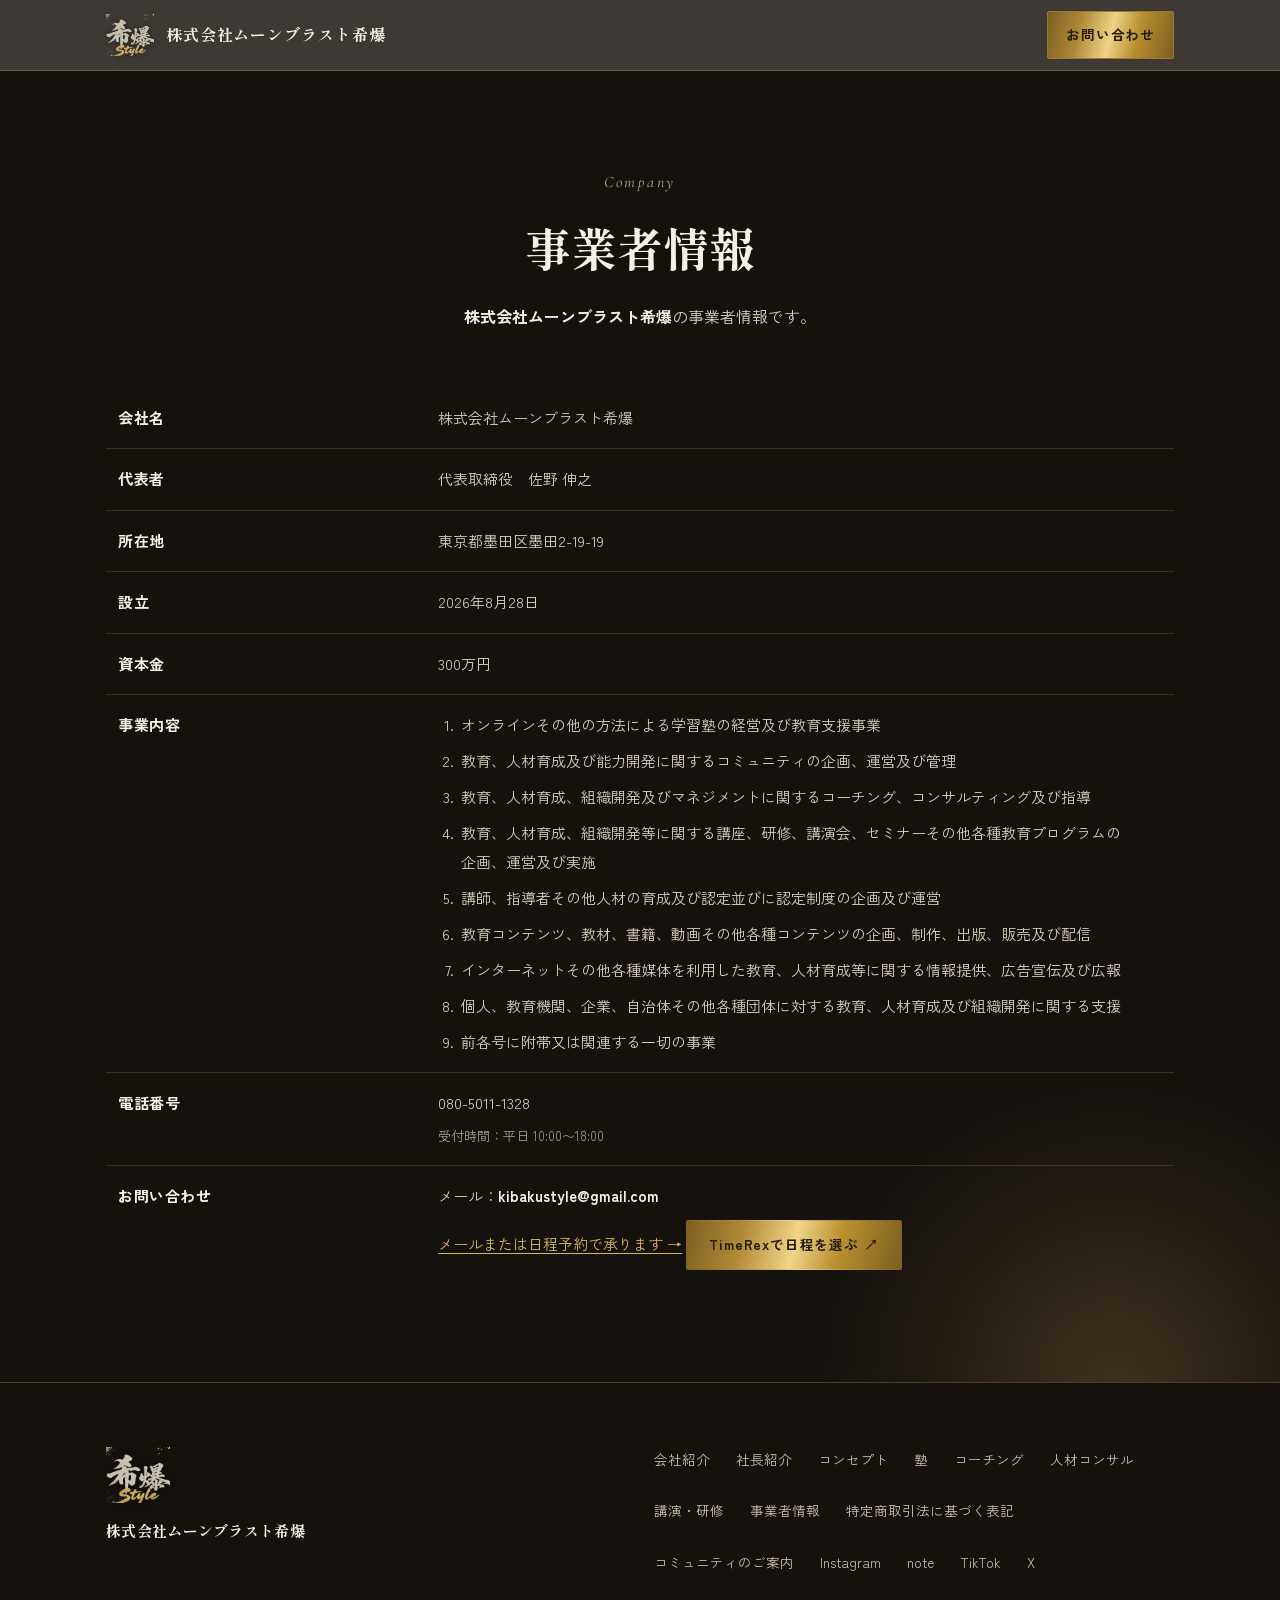
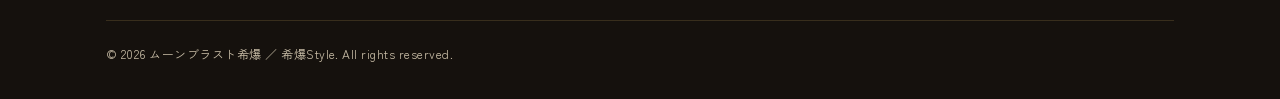
<file: company.html>
<!DOCTYPE html>
<html lang="ja">
<head>
<script>document.documentElement.classList.add('js');</script>
<meta charset="UTF-8">
<meta name="viewport" content="width=device-width, initial-scale=1.0">
<title>事業者情報 ｜ 株式会社ムーンブラスト希爆</title>
<meta name="description" content="希爆塾を運営する株式会社ムーンブラスト希爆の事業者情報（会社概要）です。">
<meta name="robots" content="noindex">
<link rel="preconnect" href="https://fonts.googleapis.com">
<link rel="preconnect" href="https://fonts.gstatic.com" crossorigin>
<link href="https://fonts.googleapis.com/css2?family=Cormorant+Garamond:ital,wght@0,500;0,600;1,500;1,600&family=Shippori+Mincho+B1:wght@500;600;700;800&family=Zen+Kaku+Gothic+New:wght@400;500;700;900&display=swap" rel="stylesheet">
<link rel="stylesheet" href="assets/style.css?v=20261123">
</head>
<body>

<div class="progress" id="progress"></div>

<header class="dark">
  <div class="nav co-nav">
    <a href="index.html" class="co-brand" aria-label="株式会社ムーンブラスト希爆 トップへ"><img src="assets/logo_mark_light.png" alt=""><span>株式会社ムーンブラスト希爆</span></a>
    <a href="index.html#contact" class="btn">お問い合わせ</a>
  </div>
</header>

<main id="top">

  <section class="consult section-dark" id="company" style="margin-top:0">
    <div class="wrap">
      <p class="lbl">Company</p>
      <h2>事業者情報</h2>
      <p class="sub"><b>株式会社ムーンブラスト希爆</b>の事業者情報です。</p>

      <div class="mt56 reveal depth">
        <table class="corp">
          <tbody>
            <tr>
              <th>会社名</th>
              <td>株式会社ムーンブラスト希爆</td>
            </tr>
            <tr>
              <th>代表者</th>
              <td>代表取締役　佐野 伸之</td>
            </tr>
            <tr>
              <th>所在地</th>
              <td>東京都墨田区墨田2-19-19</td>
            </tr>
            <tr>
              <th>設立</th>
              <td>2026年8月28日</td>
            </tr>
            <tr>
              <th>資本金</th>
              <td>300万円</td>
            </tr>
            <tr>
              <th>事業内容</th>
              <td>
                <ol>
                  <li>オンラインその他の方法による学習塾の経営及び教育支援事業</li>
                  <li>教育、人材育成及び能力開発に関するコミュニティの企画、運営及び管理</li>
                  <li>教育、人材育成、組織開発及びマネジメントに関するコーチング、コンサルティング及び指導</li>
                  <li>教育、人材育成、組織開発等に関する講座、研修、講演会、セミナーその他各種教育プログラムの企画、運営及び実施</li>
                  <li>講師、指導者その他人材の育成及び認定並びに認定制度の企画及び運営</li>
                  <li>教育コンテンツ、教材、書籍、動画その他各種コンテンツの企画、制作、出版、販売及び配信</li>
                  <li>インターネットその他各種媒体を利用した教育、人材育成等に関する情報提供、広告宣伝及び広報</li>
                  <li>個人、教育機関、企業、自治体その他各種団体に対する教育、人材育成及び組織開発に関する支援</li>
                  <li>前各号に附帯又は関連する一切の事業</li>
                </ol>
              </td>
            </tr>
            <tr>
              <th>電話番号</th>
              <td>080-5011-1328
                <span class="note">受付時間：平日 10:00〜18:00</span></td>
            </tr>

            <tr>
              <th>お問い合わせ</th>
              <td>メール：<span class="co-mail-addr">kibakustyle@gmail.com</span><br>
                <a href="contact.html">メールまたは日程予約で承ります →</a>
                <span class="note" data-timerex-pending>日程の予約ページは準備中です。メールでご連絡ください。</span>
                <a class="btn gold co-timerex" data-timerex href="" target="_blank" rel="noopener">TimeRexで日程を選ぶ ↗</a></td>
            </tr>
          </tbody>
        </table>
      </div>
    </div>
  </section>

</main>

<footer class="dark">
  <div class="wrap">
    <div class="frow">
      <div>
        <a href="index.html" class="logo-f" aria-label="株式会社ムーンブラスト希爆"><img src="assets/logo_mark_light.png" alt=""></a>
        <p class="tag">株式会社ムーンブラスト希爆</p>
      </div>
      <nav class="fnav" aria-label="フッターのリンク">
        <a href="index.html#company">会社紹介</a><a href="index.html#president">社長紹介</a><a href="index.html#concept">コンセプト</a><a href="index.html#juku">塾</a><a href="index.html#coaching">コーチング</a><a href="index.html#consulting">人材コンサル</a><a href="index.html#lecture">講演・研修</a>
        <a href="company.html">事業者情報</a>
        <a href="legal.html">特定商取引法に基づく表記</a>
        <a href="guide.html">コミュニティのご案内</a>
        <a href="https://www.instagram.com/kibakustyle" target="_blank" rel="noopener">Instagram</a>
        <a href="https://note.com/charm_wren1513" target="_blank" rel="noopener">note</a>
        <a href="https://www.tiktok.com/@kibaku_style" target="_blank" rel="noopener">TikTok</a>
        <a href="https://x.com/Style940533" target="_blank" rel="noopener">X</a>
      </nav>
    </div>
    <div class="fbot">
      <span>© 2026 ムーンブラスト希爆 ／ 希爆Style. All rights reserved.</span>
    </div>
  </div>
</footer>

<script src="assets/script.js?v=20261124"></script>
</body>
</html>
</file>
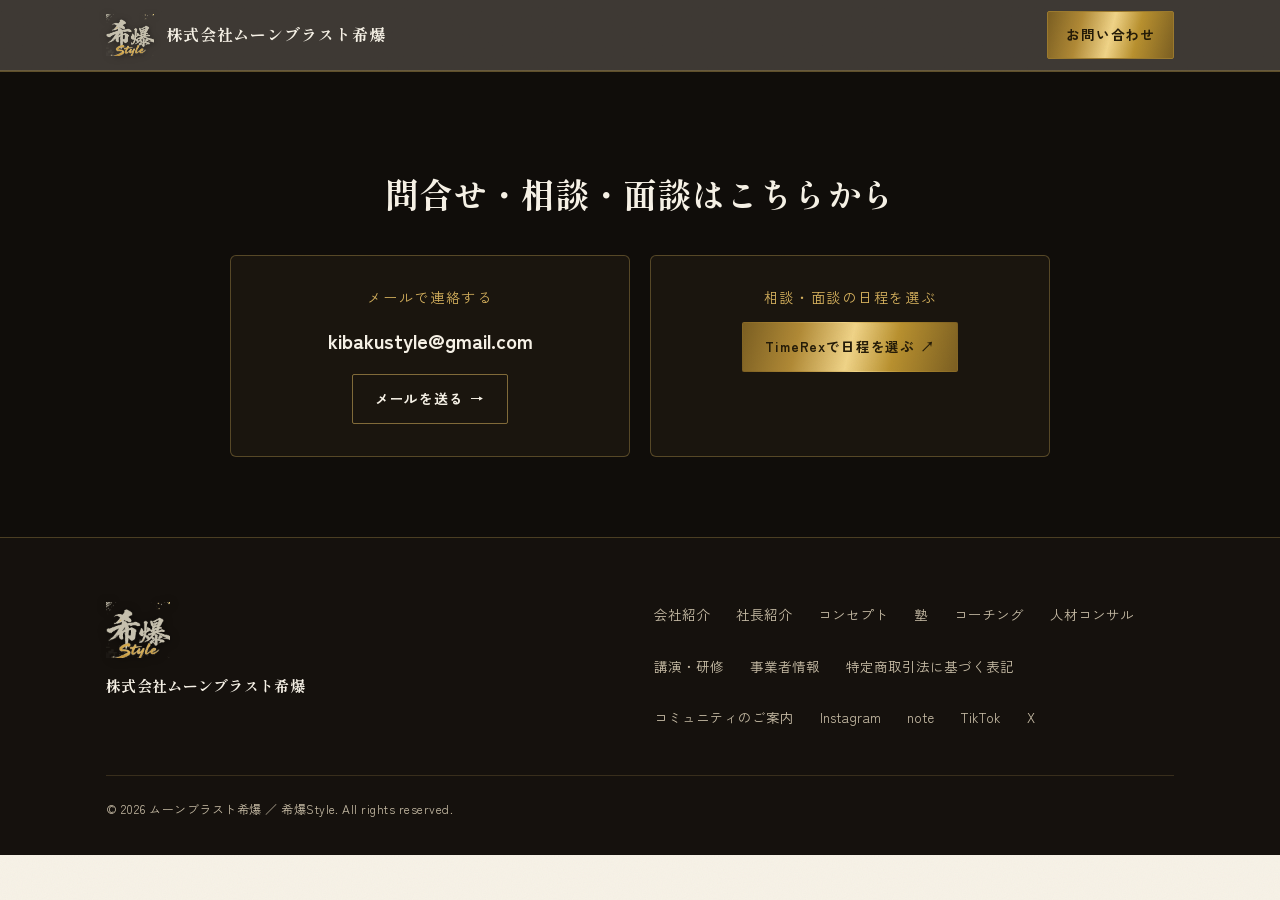
<file: contact.html>
<!DOCTYPE html>
<html lang="ja">
<head>
<script>document.documentElement.classList.add('js');</script>
<meta charset="UTF-8">
<meta name="viewport" content="width=device-width, initial-scale=1.0">
<title>お問い合わせ ｜ 株式会社ムーンブラスト希爆</title>
<meta name="description" content="株式会社ムーンブラスト希爆へのご相談・面談は、メール（kibakustyle@gmail.com）またはTimeRexの日程予約から承ります。">
<link rel="preconnect" href="https://fonts.googleapis.com">
<link rel="preconnect" href="https://fonts.gstatic.com" crossorigin>
<link href="https://fonts.googleapis.com/css2?family=Cormorant+Garamond:ital,wght@0,500;0,600;1,500;1,600&family=Shippori+Mincho+B1:wght@500;600;700;800&family=Zen+Kaku+Gothic+New:wght@400;500;700;900&display=swap" rel="stylesheet">
<link rel="stylesheet" href="assets/style.css?v=20261123">
</head>
<body>

<div class="progress" id="progress"></div>

<header class="dark">
  <div class="nav co-nav">
    <a href="index.html" class="co-brand" aria-label="株式会社ムーンブラスト希爆 トップへ"><img src="assets/logo_mark_light.png" alt=""><span>株式会社ムーンブラスト希爆</span></a>
    <a href="#contact" class="btn">お問い合わせ</a>
  </div>
</header>

<main id="top">

<section class="co-contact co-contact-page" id="contact">
  <div class="co-in">
    <h2>問合せ・相談・面談はこちらから</h2>
    <div class="co-contact-grid">
      <div class="co-contact-item">
        <p class="co-lbl">メールで連絡する</p>
        <p class="co-mail"><span class="co-mail-addr">kibakustyle@gmail.com</span></p>
        <p><a class="btn ghost" href="mailto:kibakustyle@gmail.com">メールを送る <span class="arr">→</span></a></p>
      </div>
      <div class="co-contact-item">
        <p class="co-lbl">相談・面談の日程を選ぶ</p>
        <p><a class="btn gold co-timerex" data-timerex href="" target="_blank" rel="noopener">TimeRexで日程を選ぶ ↗</a></p>
        <p class="co-pending" data-timerex-pending>日程の予約ページは準備中です。メールでご連絡ください。</p>
      </div>
    </div>
  </div>
</section>

</main>

<footer class="dark">
  <div class="wrap">
    <div class="frow">
      <div>
        <a href="index.html" class="logo-f" aria-label="株式会社ムーンブラスト希爆"><img src="assets/logo_mark_light.png" alt=""></a>
        <p class="tag">株式会社ムーンブラスト希爆</p>
      </div>
      <nav class="fnav" aria-label="フッターのリンク">
        <a href="index.html#company">会社紹介</a><a href="index.html#president">社長紹介</a><a href="index.html#concept">コンセプト</a><a href="index.html#juku">塾</a><a href="index.html#coaching">コーチング</a><a href="index.html#consulting">人材コンサル</a><a href="index.html#lecture">講演・研修</a>
        <a href="company.html">事業者情報</a>
        <a href="legal.html">特定商取引法に基づく表記</a>
        <a href="guide.html">コミュニティのご案内</a>
        <a href="https://www.instagram.com/kibakustyle" target="_blank" rel="noopener">Instagram</a>
        <a href="https://note.com/charm_wren1513" target="_blank" rel="noopener">note</a>
        <a href="https://www.tiktok.com/@kibaku_style" target="_blank" rel="noopener">TikTok</a>
        <a href="https://x.com/Style940533" target="_blank" rel="noopener">X</a>
      </nav>
    </div>
    <div class="fbot">
      <span>© 2026 ムーンブラスト希爆 ／ 希爆Style. All rights reserved.</span>
    </div>
  </div>
</footer>

<script src="assets/script.js?v=20261124"></script>
</body>
</html>
</file>
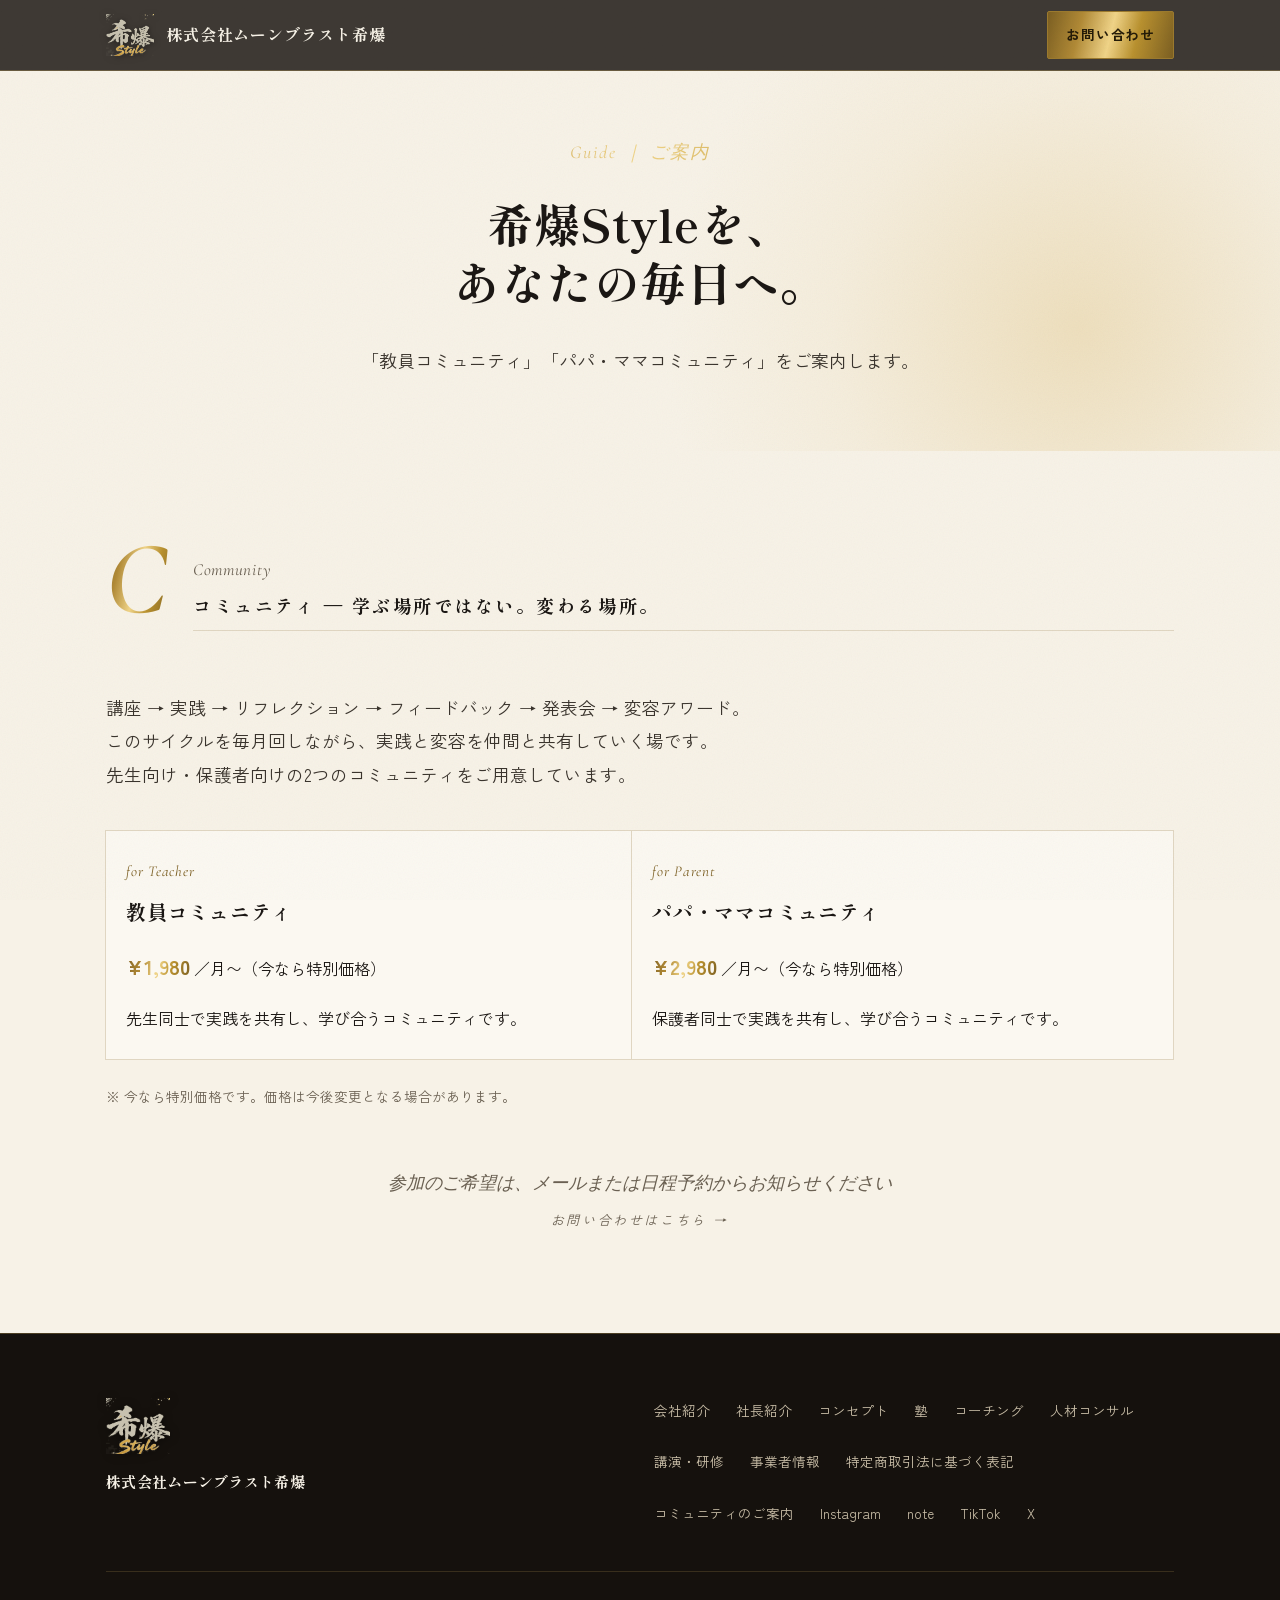
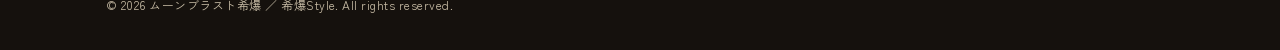
<file: guide.html>
<!DOCTYPE html>
<html lang="ja">
<head>
<script>document.documentElement.classList.add('js');</script>
<meta charset="UTF-8">
<meta name="viewport" content="width=device-width, initial-scale=1.0">
<title>ご案内（コミュニティ）｜ 希爆Style</title>
<meta name="description" content="希爆Styleのコミュニティ（教員／パパ・ママ）のご案内。">
<link rel="preconnect" href="https://fonts.googleapis.com">
<link rel="preconnect" href="https://fonts.gstatic.com" crossorigin>
<link href="https://fonts.googleapis.com/css2?family=Cormorant+Garamond:ital,wght@0,500;0,600;1,500;1,600&family=Shippori+Mincho+B1:wght@500;600;700;800&family=Zen+Kaku+Gothic+New:wght@400;500;700;900&display=swap" rel="stylesheet">
<link rel="stylesheet" href="assets/style.css?v=20261123">
</head>
<body>

<div class="progress" id="progress"></div>

<header class="dark">
  <div class="nav co-nav">
    <a href="index.html" class="co-brand" aria-label="株式会社ムーンブラスト希爆 トップへ"><img src="assets/logo_mark_light.png" alt=""><span>株式会社ムーンブラスト希爆</span></a>
    <a href="index.html#contact" class="btn">お問い合わせ</a>
  </div>
</header>

<main id="top">

  <!-- 導入 -->
  <section class="hero" style="padding:64px 0 56px">
    <div class="wrap">
      <p class="eyebrow gold">Guide ｜ ご案内</p>
      <h1 style="font-size:clamp(28px,4.4vw,46px)">希爆Styleを、<br>あなたの毎日へ。</h1>
      <p class="lede">「教員コミュニティ」「パパ・ママコミュニティ」をご案内します。</p>
    </div>
  </section>

  <!-- コミュニティ -->
  <div class="chapter">
    <div class="wrap reveal">
      <div class="cnum gold">C</div>
      <div class="cmeta"><div class="ckick">Community</div><div class="ctitle">コミュニティ ― 学ぶ場所ではない。変わる場所。</div></div>
    </div>
  </div>
  <section class="block" id="community">
    <div class="wrap">
      <p class="lead reveal">講座 → 実践 → リフレクション → フィードバック → 発表会 → 変容アワード。このサイクルを毎月回しながら、実践と変容を仲間と共有していく場です。先生向け・保護者向けの2つのコミュニティをご用意しています。</p>
      <div class="steps mt40 reveal d1">
        <div class="step">
          <p class="sn">for Teacher</p>
          <h4>教員コミュニティ</h4>
          <p class="mt16"><span class="gold" style="font-size:1.3em;font-weight:700">¥1,980</span> ／月〜（今なら特別価格）</p>
          <p class="mt16">先生同士で実践を共有し、学び合うコミュニティです。</p>
        </div>
        <div class="step">
          <p class="sn">for Parent</p>
          <h4>パパ・ママコミュニティ</h4>
          <p class="mt16"><span class="gold" style="font-size:1.3em;font-weight:700">¥2,980</span> ／月〜（今なら特別価格）</p>
          <p class="mt16">保護者同士で実践を共有し、学び合うコミュニティです。</p>
        </div>
      </div>
      <p class="mt24 reveal" style="font-size:13.5px;color:var(--ink-soft)">※ 今なら特別価格です。価格は今後変更となる場合があります。</p>
      <div class="minicta reveal mt40">
        <a href="contact.html"><span>参加のご希望は、メールまたは日程予約からお知らせください</span><span class="ar">お問い合わせはこちら →</span></a>
      </div>
    </div>
  </section>

</main>

<footer class="dark">
  <div class="wrap">
    <div class="frow">
      <div>
        <a href="index.html" class="logo-f" aria-label="株式会社ムーンブラスト希爆"><img src="assets/logo_mark_light.png" alt=""></a>
        <p class="tag">株式会社ムーンブラスト希爆</p>
      </div>
      <nav class="fnav" aria-label="フッターのリンク">
        <a href="index.html#company">会社紹介</a><a href="index.html#president">社長紹介</a><a href="index.html#concept">コンセプト</a><a href="index.html#juku">塾</a><a href="index.html#coaching">コーチング</a><a href="index.html#consulting">人材コンサル</a><a href="index.html#lecture">講演・研修</a>
        <a href="company.html">事業者情報</a>
        <a href="legal.html">特定商取引法に基づく表記</a>
        <a href="guide.html">コミュニティのご案内</a>
        <a href="https://www.instagram.com/kibakustyle" target="_blank" rel="noopener">Instagram</a>
        <a href="https://note.com/charm_wren1513" target="_blank" rel="noopener">note</a>
        <a href="https://www.tiktok.com/@kibaku_style" target="_blank" rel="noopener">TikTok</a>
        <a href="https://x.com/Style940533" target="_blank" rel="noopener">X</a>
      </nav>
    </div>
    <div class="fbot">
      <span>© 2026 ムーンブラスト希爆 ／ 希爆Style. All rights reserved.</span>
    </div>
  </div>
</footer>

<script src="assets/script.js?v=20261124"></script>
</body>
</html>
</file>
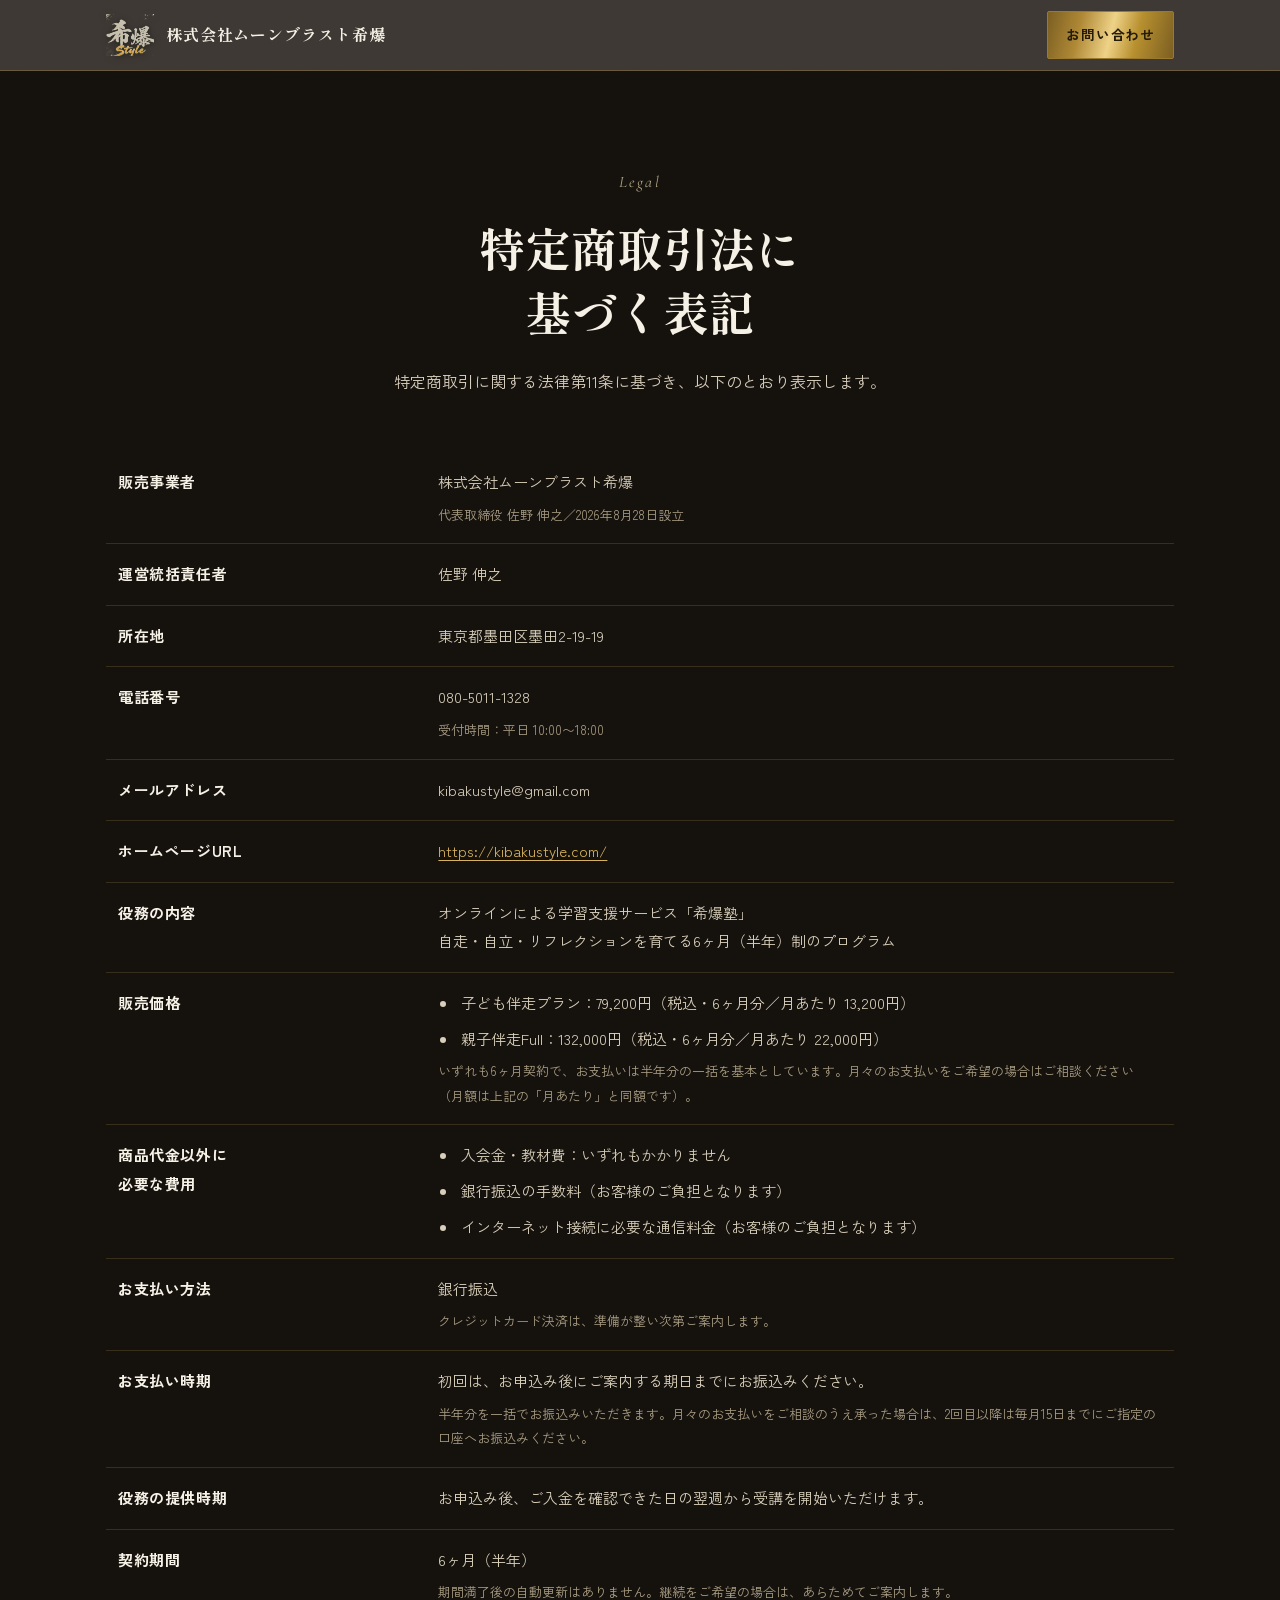
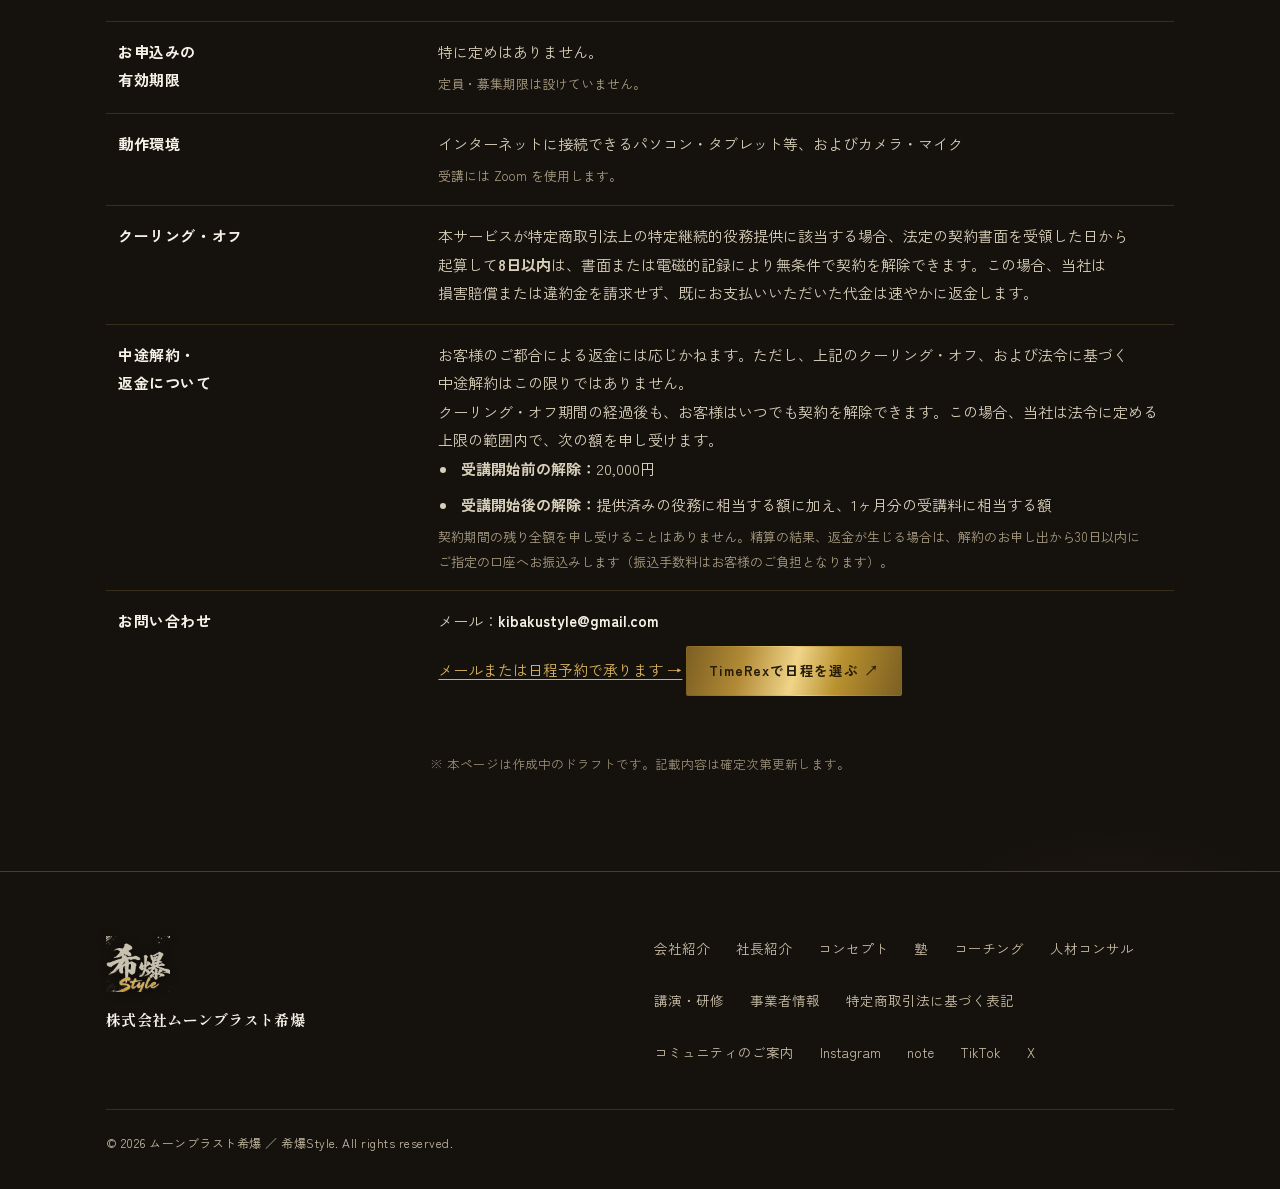
<file: legal.html>
<!DOCTYPE html>
<html lang="ja">
<head>
<script>document.documentElement.classList.add('js');</script>
<meta charset="UTF-8">
<meta name="viewport" content="width=device-width, initial-scale=1.0">
<title>特定商取引法に基づく表記 ｜ 希爆塾</title>
<meta name="description" content="希爆塾（株式会社ムーンブラスト希爆）の特定商取引法に基づく表記です。">
<meta name="robots" content="noindex">
<link rel="preconnect" href="https://fonts.googleapis.com">
<link rel="preconnect" href="https://fonts.gstatic.com" crossorigin>
<link href="https://fonts.googleapis.com/css2?family=Cormorant+Garamond:ital,wght@0,500;0,600;1,500;1,600&family=Shippori+Mincho+B1:wght@500;600;700;800&family=Zen+Kaku+Gothic+New:wght@400;500;700;900&display=swap" rel="stylesheet">
<link rel="stylesheet" href="assets/style.css?v=20261123">
</head>
<body>


<div class="progress" id="progress"></div>

<header class="dark">
  <div class="nav co-nav">
    <a href="index.html" class="co-brand" aria-label="株式会社ムーンブラスト希爆 トップへ"><img src="assets/logo_mark_light.png" alt=""><span>株式会社ムーンブラスト希爆</span></a>
    <a href="index.html#contact" class="btn">お問い合わせ</a>
  </div>
</header>

<main id="top">

  <section class="consult section-dark" id="legal" style="margin-top:0">
    <div class="wrap">
      <p class="lbl">Legal</p>
      <h2>特定商取引法に<br>基づく表記</h2>
      <p class="sub">特定商取引に関する法律第11条に基づき、以下のとおり表示します。</p>

      <div class="mt56 reveal depth">
        <table class="corp">
          <tbody>

            <tr>
              <th>販売事業者</th>
              <td>株式会社ムーンブラスト希爆
                <span class="note">代表取締役 佐野 伸之／2026年8月28日設立</span></td>
            </tr>

            <tr>
              <th>運営統括責任者</th>
              <td>佐野 伸之</td>
            </tr>

            <tr>
              <th>所在地</th>
              <td>東京都墨田区墨田2-19-19</td>
            </tr>

            <tr>
              <th>電話番号</th>
              <td>080-5011-1328
                <span class="note">受付時間：平日 10:00〜18:00</span></td>
            </tr>

            <tr>
              <th>メールアドレス</th>
              <td>kibakustyle@gmail.com</td>
            </tr>

            <tr>
              <th>ホームページURL</th>
              <td><a href="https://kibakustyle.com/">https://kibakustyle.com/</a></td>
            </tr>

            <tr>
              <th>役務の内容</th>
              <td>オンラインによる学習支援サービス「希爆塾」<br>
                自走・自立・リフレクションを育てる6ヶ月（半年）制のプログラム</td>
            </tr>

            <tr>
              <th>販売価格</th>
              <td>
                <ul>
                  <li>子ども伴走プラン：79,200円（税込・6ヶ月分／月あたり 13,200円）</li>
                  <li>親子伴走Full：132,000円（税込・6ヶ月分／月あたり 22,000円）</li>
                </ul>
                <span class="note">いずれも6ヶ月契約で、お支払いは半年分の一括を基本としています。月々のお支払いをご希望の場合はご相談ください（月額は上記の「月あたり」と同額です）。</span>
              </td>
            </tr>

            <tr>
              <th>商品代金以外に<br>必要な費用</th>
              <td>
                <ul>
                  <li>入会金・教材費：いずれもかかりません</li>
                  <li>銀行振込の手数料（お客様のご負担となります）</li>
                  <li>インターネット接続に必要な通信料金（お客様のご負担となります）</li>
                </ul>
              </td>
            </tr>

            <tr>
              <th>お支払い方法</th>
              <td>銀行振込
                <span class="note">クレジットカード決済は、準備が整い次第ご案内します。</span></td>
            </tr>

            <tr>
              <th>お支払い時期</th>
              <td>初回は、お申込み後にご案内する期日までにお振込みください。
                <span class="note">半年分を一括でお振込みいただきます。月々のお支払いをご相談のうえ承った場合は、2回目以降は毎月15日までにご指定の口座へお振込みください。</span>
</td>
            </tr>

            <tr>
              <th>役務の提供時期</th>
              <td>お申込み後、ご入金を確認できた日の翌週から受講を開始いただけます。</td>
            </tr>

            <tr>
              <th>契約期間</th>
              <td>6ヶ月（半年）
                <span class="note">期間満了後の自動更新はありません。継続をご希望の場合は、あらためてご案内します。</span></td>
            </tr>

            <tr>
              <th>お申込みの<br>有効期限</th>
              <td>特に定めはありません。
                <span class="note">定員・募集期限は設けていません。</span></td>
            </tr>

            <tr>
              <th>動作環境</th>
              <td>インターネットに接続できるパソコン・タブレット等、およびカメラ・マイク
                <span class="note">受講には Zoom を使用します。</span></td>
            </tr>

            <tr>
              <th>クーリング・オフ</th>
              <td>本サービスが特定商取引法上の特定継続的役務提供に該当する場合、法定の契約書面を受領した日から起算して<b>8日以内</b>は、書面または電磁的記録により無条件で契約を解除できます。この場合、当社は損害賠償または違約金を請求せず、既にお支払いいただいた代金は速やかに返金します。</td>
            </tr>

            <tr>
              <th>中途解約・<br>返金について</th>
              <td>お客様のご都合による返金には応じかねます。ただし、上記のクーリング・オフ、および法令に基づく中途解約はこの限りではありません。<br>
                クーリング・オフ期間の経過後も、お客様はいつでも契約を解除できます。この場合、当社は法令に定める上限の範囲内で、次の額を申し受けます。
                <ul>
                  <li><b>受講開始前の解除：</b>20,000円</li>
                  <li><b>受講開始後の解除：</b>提供済みの役務に相当する額に加え、1ヶ月分の受講料に相当する額</li>
                </ul>
                <span class="note">契約期間の残り全額を申し受けることはありません。精算の結果、返金が生じる場合は、解約のお申し出から30日以内にご指定の口座へお振込みします（振込手数料はお客様のご負担となります）。</span>
              </td>
            </tr>

            <tr>
              <th>お問い合わせ</th>
              <td>メール：<span class="co-mail-addr">kibakustyle@gmail.com</span><br>
                <a href="contact.html">メールまたは日程予約で承ります →</a>
                <span class="note" data-timerex-pending>日程の予約ページは準備中です。メールでご連絡ください。</span>
                <a class="btn gold co-timerex" data-timerex href="" target="_blank" rel="noopener">TimeRexで日程を選ぶ ↗</a></td>
            </tr>

          </tbody>
        </table>
      </div>

      <p class="mt40" style="font-size:12.5px;color:#9a8f78">※ 本ページは作成中のドラフトです。記載内容は確定次第更新します。</p>
    </div>
  </section>

</main>

<footer class="dark">
  <div class="wrap">
    <div class="frow">
      <div>
        <a href="index.html" class="logo-f" aria-label="株式会社ムーンブラスト希爆"><img src="assets/logo_mark_light.png" alt=""></a>
        <p class="tag">株式会社ムーンブラスト希爆</p>
      </div>
      <nav class="fnav" aria-label="フッターのリンク">
        <a href="index.html#company">会社紹介</a><a href="index.html#president">社長紹介</a><a href="index.html#concept">コンセプト</a><a href="index.html#juku">塾</a><a href="index.html#coaching">コーチング</a><a href="index.html#consulting">人材コンサル</a><a href="index.html#lecture">講演・研修</a>
        <a href="company.html">事業者情報</a>
        <a href="legal.html">特定商取引法に基づく表記</a>
        <a href="guide.html">コミュニティのご案内</a>
        <a href="https://www.instagram.com/kibakustyle" target="_blank" rel="noopener">Instagram</a>
        <a href="https://note.com/charm_wren1513" target="_blank" rel="noopener">note</a>
        <a href="https://www.tiktok.com/@kibaku_style" target="_blank" rel="noopener">TikTok</a>
        <a href="https://x.com/Style940533" target="_blank" rel="noopener">X</a>
      </nav>
    </div>
    <div class="fbot">
      <span>© 2026 ムーンブラスト希爆 ／ 希爆Style. All rights reserved.</span>
    </div>
  </div>
</footer>

<script src="assets/script.js?v=20261124"></script>
</body>
</html>
</file>
<file: assets/style.css>
:root{
    --washi:#F7F2E7;
    --washi-2:#F1E9D9;
    --washi-3:#EBE1CD;
    --sumi:#1B1714;
    --sumi-bg:#15110D;
    --ink-80:#3a342d;
    --ink-soft:#6a6052;
    --line:#E0D6C2;
    --gold:#9c7a2e;
    --gold-deep:#7c5f22;
    --gold-lt:#d8b35e;
    --serif:'Shippori Mincho B1', serif;
    --latin:'Cormorant Garamond', serif;
    --sans:'Zen Kaku Gothic New', sans-serif;
    --measure:1140px;
    --gold-grad:linear-gradient(104deg,#7c5f22 0%,#b18a36 26%,#f0d488 50%,#b9912f 70%,#7c5f22 100%);
  }
  *{margin:0;padding:0;box-sizing:border-box}
  html{scroll-behavior:smooth}
  body{font-family:var(--sans);background:var(--washi);color:var(--sumi);line-height:1.9;-webkit-font-smoothing:antialiased;text-rendering:optimizeLegibility;overflow-x:hidden}
  body::before{
    content:"";position:fixed;inset:0;pointer-events:none;z-index:80;opacity:.05;mix-blend-mode:multiply;
    background-image:url("data:image/svg+xml,%3Csvg xmlns='http://www.w3.org/2000/svg' width='160' height='160'%3E%3Cfilter id='n'%3E%3CfeTurbulence type='fractalNoise' baseFrequency='0.8' numOctaves='2' stitchTiles='stitch'/%3E%3C/filter%3E%3Crect width='100%25' height='100%25' filter='url(%23n)'/%3E%3C/svg%3E");
  }
  ::selection{background:var(--gold);color:var(--washi)}
  a{color:inherit;text-decoration:none}
  img{display:block;max-width:100%}
  .wrap{max-width:var(--measure);margin:0 auto;padding:0 36px}
  .gold{background:var(--gold-grad);-webkit-background-clip:text;background-clip:text;color:transparent}

  /* progress */
  .progress{position:fixed;top:0;left:0;height:3px;width:0;background:var(--gold-grad);z-index:100;transition:width .08s linear}

  /* header */
  header{position:sticky;top:0;z-index:70;background:rgba(247,242,231,.82);backdrop-filter:blur(10px);border-bottom:1px solid var(--line)}
  .nav{max-width:var(--measure);margin:0 auto;padding:11px 36px;display:flex;align-items:center;justify-content:space-between;gap:24px}
  .logo-h{display:flex;align-items:center;height:46px}
  .logo-h img{height:46px;width:auto}
  nav.links{display:flex;align-items:center;gap:30px}
  nav.links a{font-size:13.5px;letter-spacing:.06em;color:var(--ink-80);position:relative;padding:4px 0;transition:color .25s}
  nav.links a::after{content:"";position:absolute;left:0;bottom:-1px;width:0;height:1px;background:var(--gold);transition:width .3s ease}
  nav.links a:hover{color:var(--sumi)}
  nav.links a:hover::after{width:100%}
  .btn{display:inline-flex;align-items:center;gap:.5em;font-family:var(--sans);font-weight:700;font-size:13.5px;letter-spacing:.06em;padding:11px 22px;border-radius:2px;border:1px solid var(--sumi);background:var(--sumi);color:var(--washi);transition:transform .2s ease,background .25s,color .25s,border-color .25s;cursor:pointer;white-space:nowrap}
  .btn:hover{transform:translateY(-2px)}
  .btn:focus-visible,a:focus-visible{outline:2px solid var(--gold);outline-offset:3px}
  .btn .arr{transition:transform .25s}
  .btn:hover .arr{transform:translateX(3px)}
  .btn.gold{border:1px solid transparent;background:var(--gold-grad);color:#241b08;font-weight:700;position:relative}
  .btn.gold:hover{filter:brightness(1.06)}
  .btn.ghost{background:transparent;color:var(--sumi)}
  .btn.ghost:hover{background:var(--sumi);color:var(--washi)}
  .nav .btn{padding:10px 18px}

  /* hero */
  .hero{position:relative;text-align:center;padding:78px 0 92px;overflow:hidden}
  .hero::before{content:"";position:absolute;top:-12%;right:-8%;width:60vw;height:60vw;max-width:760px;max-height:760px;pointer-events:none;z-index:0;
    background:radial-gradient(circle at 60% 40%, rgba(216,179,94,.30), rgba(216,179,94,.08) 38%, transparent 64%)}
  .hero .wrap{position:relative;z-index:2}
  .hero .eyebrow{font-family:var(--latin);font-style:italic;font-size:18px;letter-spacing:.12em;margin-bottom:26px}
  .hero .logo-hero{width:min(360px,72vw);margin:0 auto 40px;opacity:0;animation:pop 1s cubic-bezier(.2,.8,.2,1) .05s forwards}
  @keyframes pop{from{opacity:0;transform:scale(.92)}to{opacity:1;transform:none}}
  .hero h1{font-family:var(--serif);font-weight:700;color:var(--sumi);font-size:clamp(33px,5.7vw,64px);line-height:1.26;letter-spacing:.01em;margin-bottom:32px}
  .hero h1 .line{display:block;overflow:hidden}
  .hero h1 .line span{display:inline-block;transform:translateY(110%);opacity:0;animation:rise .95s cubic-bezier(.2,.7,.2,1) forwards}
  .hero h1 .line:nth-child(1) span{animation-delay:.30s}
  .hero h1 .line:nth-child(2) span{animation-delay:.44s}
  .hero h1 .line:nth-child(3) span{animation-delay:.58s}
  @keyframes rise{to{transform:translateY(0);opacity:1}}
  .hero h1 em{font-style:normal;white-space:nowrap}
  .hero .lede{max-width:600px;margin:0 auto 18px;font-size:clamp(15.5px,1.8vw,18px);color:var(--ink-80);opacity:0;animation:fade 1s ease .82s forwards}
  .hero .lede b{font-weight:700;color:var(--sumi)}
  .hero .tagline{font-family:var(--serif);font-weight:600;font-size:clamp(16px,2vw,21px);letter-spacing:.14em;margin-bottom:40px;opacity:0;animation:fade 1s ease .92s forwards}
  @keyframes fade{from{opacity:0;transform:translateY(12px)}to{opacity:1;transform:none}}
  .hero .cta{display:flex;gap:14px;justify-content:center;flex-wrap:wrap;opacity:0;animation:fade 1s ease 1.02s forwards}
  .rule{height:2px;width:100%;background:linear-gradient(90deg,transparent,var(--gold) 18%,var(--gold-lt) 50%,var(--gold) 82%,transparent);opacity:.85}
  .rule.short{width:78px;margin:0 auto}

  /* chapter divider */
  .chapter{padding:72px 0 0}
  .chapter .wrap{display:flex;align-items:flex-end;gap:24px}
  .chapter .cnum{font-family:var(--latin);font-style:italic;font-weight:600;font-size:clamp(54px,9vw,104px);line-height:1;padding:.04em .04em 0 0;letter-spacing:-.02em}
  .chapter .cmeta{padding-bottom:8px;flex:1;border-bottom:1px solid var(--line)}
  .chapter .ckick{font-family:var(--latin);font-style:italic;font-size:17px;color:var(--ink-soft);letter-spacing:.04em}
  .chapter .ctitle{font-family:var(--serif);font-weight:700;font-size:clamp(15px,2vw,18px);letter-spacing:.14em;margin-top:2px}

  .block{padding:60px 0 100px}
  h2.head{font-family:var(--serif);font-weight:700;color:var(--sumi);font-size:clamp(28px,4.4vw,46px);line-height:1.32;letter-spacing:.01em}
  /* h3 の小見出し（学びの流れ／3つのこと 等）も他の見出しと同じ明朝体に揃える（font-sizeは各要素のinline指定を維持） */
  h3.head{font-family:var(--serif);font-weight:700;color:var(--sumi);line-height:1.32;letter-spacing:.02em}
  .lead{font-size:clamp(15.5px,1.7vw,17.5px);color:var(--ink-80);max-width:660px}
  .lead b{color:var(--sumi);font-weight:700}
  .mt16{margin-top:16px}.mt24{margin-top:24px}.mt40{margin-top:40px}.mt56{margin-top:56px}
  .split{display:grid;grid-template-columns:1.05fr .95fr;gap:64px;align-items:start}
  .split.offset{grid-template-columns:.92fr 1.08fr}

  .dropcap::first-letter{font-family:var(--serif);font-weight:700;float:left;font-size:4.4em;line-height:.78;padding:.06em .14em 0 0;
    background:var(--gold-grad);-webkit-background-clip:text;background-clip:text;color:transparent}

  .pull{font-family:var(--serif);font-weight:600;font-size:clamp(22px,3.4vw,38px);line-height:1.55;color:var(--sumi);letter-spacing:.01em;text-align:center;max-width:880px;margin:0 auto;position:relative}
  .pull .qm{font-family:var(--latin);font-style:italic;font-size:1.3em;line-height:0;vertical-align:-.1em}

  .tags{display:flex;flex-wrap:wrap;gap:10px}
  .tag{font-size:13px;letter-spacing:.04em;color:var(--ink-80);border:1px solid var(--line);border-radius:100px;padding:7px 16px;background:rgba(255,255,255,.4)}

  /* inverted dramatic */
  .invert{background:var(--sumi-bg);color:var(--washi);padding:122px 0;position:relative;overflow:hidden;margin-top:64px}
  .invert::before{content:"";position:absolute;top:-20%;left:-10%;width:50vw;height:50vw;max-width:620px;max-height:620px;pointer-events:none;
    background:radial-gradient(circle, rgba(216,179,94,.22), rgba(216,179,94,.05) 42%, transparent 66%)}
  .invert .wrap{position:relative;z-index:2}
  .invert .cnum2{font-family:var(--latin);font-style:italic;font-size:15px;color:#b3a684;letter-spacing:.2em;margin-bottom:24px}
  .invert .big{font-family:var(--serif);font-weight:700;font-size:clamp(30px,5.4vw,60px);line-height:1.28;letter-spacing:.005em}
  .invert .big .small{display:block;font-size:.55em;color:#b3a684;font-weight:500;margin-bottom:.45em}
  .invert .big em{font-style:normal;background:linear-gradient(104deg,#caa24f,#f3da8e,#caa24f);-webkit-background-clip:text;background-clip:text;color:transparent}
  .ba{display:grid;grid-template-columns:1fr 1fr;margin-top:74px;border:1px solid rgba(216,179,94,.28);position:relative}
  .ba > div{padding:40px 38px}
  .ba .from{border-right:1px solid rgba(216,179,94,.28)}
  .ba h4{font-family:var(--serif);font-size:22px;margin-bottom:8px;letter-spacing:.05em}
  .ba .from h4{color:#b3a684}
  .ba .to h4{background:linear-gradient(104deg,#caa24f,#f3da8e,#caa24f);-webkit-background-clip:text;background-clip:text;color:transparent}
  .ba p{font-size:14.5px;color:#d8cfbd;line-height:1.85}
  .ba::after{content:"→";position:absolute;left:50%;top:50%;transform:translate(-50%,-50%);width:52px;height:52px;display:flex;align-items:center;justify-content:center;background:var(--gold-grad);color:#241b08;border-radius:50%;font-size:20px;z-index:3;font-weight:700;box-shadow:0 0 0 6px var(--sumi-bg)}

  /* values */
  .values{display:grid;grid-template-columns:repeat(3,1fr);border-top:1px solid var(--line)}
  .values .v{padding:42px 30px 38px;border-bottom:1px solid var(--line)}
  .values .v:not(:last-child){border-right:1px solid var(--line)}
  .values .v .vn{font-family:var(--latin);font-style:italic;font-size:16px;letter-spacing:.08em}
  .values .v h3{font-family:var(--serif);font-size:34px;font-weight:700;margin:10px 0 12px;letter-spacing:.06em}
  .values .v p{font-size:14.5px;color:var(--ink-80)}

  /* iceberg + twin */
  .iceberg{border:1px solid var(--line);background:rgba(255,255,255,.45)}
  .iceberg .row{padding:30px 34px}
  .iceberg .row.top{border-bottom:1px dashed var(--line)}
  .iceberg .row .rl{font-family:var(--latin);font-style:italic;font-size:15px;letter-spacing:.06em;margin-bottom:12px}
  .iceberg .row.top .rl{color:var(--ink-soft)}
  .iceberg .row.deep{background:linear-gradient(180deg,rgba(156,122,46,.06),rgba(156,122,46,.12))}
  .iceberg .row.deep .rl{color:var(--gold-deep)}
  .iceberg .row .items{display:flex;flex-wrap:wrap;gap:10px 22px;font-family:var(--serif);font-size:clamp(17px,2vw,21px)}
  .iceberg .row.top .items{color:var(--ink-soft)}
  .iceberg .row.deep .items{color:var(--sumi)}
  .twin{display:grid;grid-template-columns:1fr auto 1fr;margin-top:36px;border:1px solid var(--line)}
  .twin .t{padding:32px 30px}
  .twin .t .tt{font-family:var(--latin);font-style:italic;font-size:15px;color:var(--gold-deep);margin-bottom:8px}
  .twin .t h4{font-family:var(--serif);font-size:21px;font-weight:700;margin-bottom:8px}
  .twin .t p{font-size:14px;color:var(--ink-80)}
  .twin .x{display:flex;align-items:center;justify-content:center;padding:0 8px;border-left:1px solid var(--line);border-right:1px solid var(--line);font-family:var(--serif);font-size:26px;color:var(--gold);background:rgba(255,255,255,.45)}

  /* steps */
  .steps{display:flex;flex-wrap:wrap}
  .steps .step{flex:1 1 auto;min-width:130px;padding:26px 20px;border:1px solid var(--line);margin:-1px 0 0 -1px;background:rgba(255,255,255,.4)}
  .steps .step .sn{font-family:var(--latin);font-style:italic;font-size:15px;color:var(--gold-deep);letter-spacing:.05em}
  .steps .step h4{font-family:var(--serif);font-size:20px;font-weight:700;margin-top:8px;letter-spacing:.04em}
  .steps .step.accent{background:var(--sumi)}
  .steps .step.accent h4{color:var(--washi)}
  .steps .step.accent .sn{color:var(--gold-lt)}

  /* services */
  .svc{display:grid;grid-template-columns:1fr 1fr;gap:0;border-top:1px solid var(--line);border-left:1px solid var(--line)}
  .svc .s{padding:32px 32px 30px;border-right:1px solid var(--line);border-bottom:1px solid var(--line);background:rgba(255,255,255,.32);transition:background .3s}
  .svc .s:hover{background:rgba(255,255,255,.7)}
  .svc .s .sno{font-family:var(--latin);font-style:italic;font-size:17px;letter-spacing:.06em}
  .svc .s h4{font-family:var(--serif);font-size:21px;font-weight:700;margin:6px 0 10px;line-height:1.45}
  .svc .s p{font-size:14px;color:var(--ink-80);line-height:1.8}

  /* consult themes */
  .consult{background:var(--sumi-bg);color:var(--washi);padding:120px 0;text-align:center;position:relative;overflow:hidden;margin-top:64px}
  .consult::before{content:"";position:absolute;bottom:-24%;right:-12%;width:54vw;height:54vw;max-width:640px;max-height:640px;pointer-events:none;
    background:radial-gradient(circle, rgba(216,179,94,.20), rgba(216,179,94,.05) 44%, transparent 66%)}
  .consult .wrap{position:relative;z-index:2}
  .consult .lbl{font-family:var(--latin);font-style:italic;font-size:16px;letter-spacing:.16em;color:#b3a684;margin-bottom:18px}
  .consult h2{font-family:var(--serif);font-weight:700;font-size:clamp(28px,4.6vw,46px);line-height:1.4}
  .consult h2 em{font-style:normal;background:linear-gradient(104deg,#caa24f,#f3da8e,#caa24f);-webkit-background-clip:text;background-clip:text;color:transparent}
  .consult p.sub{margin:22px auto 38px;max-width:620px;color:#d8cfbd;font-size:16px}
  .themes{display:flex;flex-wrap:wrap;gap:12px;justify-content:center;max-width:820px;margin:0 auto 46px}
  .themes span{font-size:13.5px;color:#e7ddca;border:1px solid rgba(216,179,94,.4);border-radius:100px;padding:9px 18px;background:rgba(216,179,94,.05)}
  .consult .cta{display:flex;gap:14px;justify-content:center;flex-wrap:wrap}
  .consult .btn.ghost{color:var(--washi);border-color:rgba(216,179,94,.5)}
  .consult .btn.ghost:hover{background:var(--gold-grad);color:#241b08;border-color:transparent}

  /* developer */
  .dev{display:grid;grid-template-columns:1fr;gap:0;text-align:center;max-width:840px;margin:0 auto}
  .dev .pq{font-family:var(--serif);font-size:clamp(22px,3.2vw,34px);line-height:1.62;color:var(--sumi)}
  .dev .id{font-family:var(--latin);font-style:italic;font-size:16px;color:var(--gold-deep);margin-top:30px;letter-spacing:.04em}
  .dev .name{font-family:var(--serif);font-size:26px;font-weight:700;letter-spacing:.18em;margin-top:6px}
  .dev .role{font-size:13px;color:var(--ink-soft);letter-spacing:.06em;margin-top:6px}
  .dev .body{margin:26px auto 0;font-size:15px;color:var(--ink-80);max-width:600px}

  .minicta{display:flex;justify-content:center;margin-top:56px}
  .minicta a{font-family:var(--latin);font-style:italic;font-size:18px;color:var(--ink-soft);display:inline-flex;flex-direction:column;align-items:center;gap:8px;transition:color .25s}
  .minicta a:hover{color:var(--gold-deep)}
  .minicta a .ar{font-family:var(--sans);font-size:13px;letter-spacing:.2em}

  /* footer */
  footer{background:#141009;color:#c8bca4;padding:64px 0 34px}
  footer .frow{display:flex;justify-content:space-between;gap:40px;flex-wrap:wrap;align-items:flex-start}
  footer .logo-f img{height:62px;width:auto}
  footer .tag{margin-top:16px;font-size:13px;color:#9a8f78;max-width:300px;line-height:1.8}
  footer .fnav{display:flex;gap:26px;flex-wrap:wrap;font-size:13.5px}
  footer .fnav a{color:#c8bca4;transition:color .2s}
  footer .fnav a:hover{color:var(--gold-lt)}
  footer .fbot{margin-top:44px;padding-top:22px;border-top:1px solid rgba(216,179,94,.18);display:flex;justify-content:space-between;gap:16px;flex-wrap:wrap;font-size:12px;color:#9a8f78;letter-spacing:.04em}
  .draftnote{margin-top:14px;font-size:11.5px;color:#7c7058}

  .js .reveal{opacity:0;transform:translateY(28px);transition:opacity .9s cubic-bezier(.2,.7,.2,1),transform .9s cubic-bezier(.2,.7,.2,1)}
  .js .reveal.in{opacity:1;transform:none}
  .reveal.d1{transition-delay:.08s}.reveal.d2{transition-delay:.16s}.reveal.d3{transition-delay:.24s}

  @media(max-width:860px){
    nav.links{display:none}
    .split,.split.offset{grid-template-columns:1fr;gap:34px}
    .values,.svc{grid-template-columns:1fr}
    .values .v:not(:last-child){border-right:none}
    .ba{grid-template-columns:1fr}
    .ba .from{border-right:none;border-bottom:1px solid rgba(216,179,94,.28)}
    .ba::after{transform:translate(-50%,-50%) rotate(90deg)}
    .twin{grid-template-columns:1fr}
    .twin .x{border:none;border-top:1px solid var(--line);border-bottom:1px solid var(--line);padding:10px}
    .block{padding:48px 0 74px}
    .invert,.consult{padding:88px 0}
  }
  @media(prefers-reduced-motion:reduce){
    *{animation:none!important;transition:none!important;scroll-behavior:auto!important}
    .js .reveal{opacity:1;transform:none}
    .hero h1 .line span{transform:none;opacity:1}
    .hero .logo-hero,.hero .lede,.hero .tagline,.hero .cta{opacity:1}
  }

/* ===== 2026-07-22 追加：ダーク基調（黒×金）ハイブリッド ===== */
/* ダークヘッダー：既存 header の明るい背景を上書き */
header.dark{background:rgba(21,17,13,.82);border-bottom:1px solid rgba(216,179,94,.28)}
header.dark nav.links a{color:#cabfa8}
header.dark nav.links a:hover{color:var(--washi)}
header.dark .btn{border-color:var(--gold);background:var(--gold-grad);color:#241b08}

/* ダークヒーロー */
.hero.dark{background:var(--sumi-bg);color:var(--washi)}
.hero.dark h1{color:var(--washi)}
.hero.dark .lede{color:#d8cfba}
.hero.dark .lede b{color:var(--washi)}
.hero.dark .btn.ghost{color:var(--washi);border-color:rgba(216,179,94,.5)}
.hero.dark .btn.ghost:hover{background:var(--washi);color:var(--sumi)}

/* 汎用ダークセクション（主催者挨拶・申込などで使用。.invert の見た目を継承） */
.section-dark{background:var(--sumi-bg);color:var(--washi);padding:96px 0;position:relative;overflow:hidden}
.section-dark h2,.section-dark h3,.section-dark h4{color:var(--washi)}
.section-dark p{color:#d8cfba}
.section-dark p b{color:var(--washi)}

/* 明るい読み物パネル（理念本文・塾概要・料金表を和紙白で見せる） */
.washi-panel{background:var(--washi);color:var(--sumi)}

/* ===== 2026-09-12 追加：プロモーション動画セクション ===== */
/* 佐野様がリチカで制作した30秒動画（黒×金）。#outline と #pricing の間に置き、
   「学びの流れ」を読んだ直後に映像で確かめてもらう。自前ホスト＝外部ロゴを乗せない。 */
.promo{text-align:center;margin-top:64px}
.promo::before{content:"";position:absolute;top:-22%;right:-12%;width:52vw;height:52vw;max-width:620px;max-height:620px;pointer-events:none;
  background:radial-gradient(circle, rgba(216,179,94,.20), rgba(216,179,94,.05) 42%, transparent 66%)}
.promo .wrap{position:relative;z-index:2}
.promo .lbl{font-family:var(--latin);font-style:italic;font-size:16px;letter-spacing:.16em;color:#b3a684;margin-bottom:18px}
.promo h2{font-family:var(--serif);font-weight:700;font-size:clamp(26px,4.2vw,42px);line-height:1.4}
.promo h2 em{font-style:normal;background:linear-gradient(104deg,#caa24f,#f3da8e,#caa24f);-webkit-background-clip:text;background-clip:text;color:transparent}
.promo p.sub{margin:20px auto 40px;max-width:620px;color:#d8cfbd;font-size:16px}

/* 金の罫でふち取った額装。1px の枠は背景のグラデーションを覗かせて作る */
.promo-frame{max-width:900px;margin:0 auto;padding:1px;background:var(--gold-grad);
  box-shadow:0 26px 60px rgba(0,0,0,.5), 0 0 0 1px rgba(216,179,94,.18)}
.promo-video{display:block;width:100%;aspect-ratio:16/9;background:#000}

.promo .cta{display:flex;gap:14px;justify-content:center;flex-wrap:wrap;margin-top:40px}
.promo .btn.ghost{color:var(--washi);border-color:rgba(216,179,94,.5)}
.promo .btn.ghost:hover{background:var(--gold-grad);color:#241b08;border-color:transparent}

@media(max-width:760px){
  .promo{padding:76px 0}
  .promo p.sub{margin-bottom:30px}
  .promo .cta{margin-top:30px}
  .promo .cta .btn{width:100%}
}

/* ダークフッター */
footer.dark{background:var(--sumi-bg);color:#cabfa8;border-top:1px solid rgba(216,179,94,.28)}
footer.dark .fnav a,footer.dark .fbot span{color:#cabfa8}
footer.dark .fnav a:hover{color:var(--washi)}

/* ===== 2026-07-23 追加：Approach A モーション／奥行き ===== */
/* 3D傾きの舞台（章見出し・カードを preserve-3d で微傾き） */
.scene{perspective:1200px}
.tilt{transform-style:preserve-3d;transition:transform .8s cubic-bezier(.2,.7,.2,1)}
/* 深度リビール：奥からせり出す（既存 .reveal と併用。transform のみ制御） */
.reveal.depth{transform:translate3d(0,56px,0) scale(.965);transition:transform .9s cubic-bezier(.2,.7,.2,1)}
.reveal.depth.in{transform:none}
/* パララックス層：JSが translate3d を付与。合成レイヤーに乗せる */
[data-parallax]{will-change:transform}
/* 動きを抑える設定を尊重（アクセシビリティ） */
@media (prefers-reduced-motion: reduce){
  .tilt{transition:none}
  .reveal.depth{transform:none}
  [data-parallax]{transform:none !important}
}
/* モバイルはパララックス無効（CSS側の保険。JSでも無効化） */
@media (max-width:640px){ [data-parallax]{transform:none} }

/* ===== 2026-07-23 追加：モーション強化（体感UP）＋ダークヒーローのチップ ===== */
/* 既定リビールの移動量を強め、スクロールで"せり上がり"がはっきり見えるように */
.js .reveal{transform:translateY(44px)}
/* 深度リビール：奥からグッとせり出す（強め） */
.reveal.depth{transform:translate3d(0,90px,0) scale(.92);transition:transform 1.05s cubic-bezier(.2,.75,.2,1)}
.reveal.depth.in{transform:none}
/* ダークヒーロー上のチップ（小学生・中学生／完全オンライン等） */
.hero.dark .tag{color:#e7ddc8;border-color:rgba(216,179,94,.45);background:rgba(255,255,255,.05)}
/* 動き抑制設定では強化分も無効化 */
@media (prefers-reduced-motion: reduce){
  .js .reveal{transform:none}
  .reveal.depth{transform:none}
}

/* ===== 2026-07-23 追加：3Dスクロール・イントロ（連番画像スクラブ／円相が形づくられる） ===== */
.scroll-intro{position:relative;height:240vh;background:#0f0c09}
.scroll-sticky{position:sticky;top:0;height:100vh;width:100%;overflow:hidden;background:#0f0c09}
#introCanvas{display:block;width:100%;height:100%}
.intro-cap{position:absolute;left:0;right:0;text-align:center;padding:0 24px;opacity:0;transition:opacity .55s ease;pointer-events:none;z-index:3}
.intro-cap .eyebrow{font-family:var(--latin);font-style:italic;letter-spacing:.14em;font-size:16px;margin-bottom:14px}
.intro-cap h2{font-family:var(--serif);font-weight:700;color:var(--washi);font-size:clamp(26px,5.2vw,54px);line-height:1.34;letter-spacing:.02em}
.intro-cap h2 em{font-style:normal}
.intro-cap p{margin-top:12px;color:#cabfa8;font-size:14px;letter-spacing:.08em}
.intro-cap.cap-a{top:19%}
.intro-cap.cap-b{bottom:20%}
.scroll-hint{position:absolute;left:0;right:0;bottom:26px;text-align:center;color:#cabfa8;font-family:var(--latin);font-style:italic;letter-spacing:.22em;font-size:12.5px;opacity:.85;z-index:3;transition:opacity .4s}
.scroll-hint span{display:block;margin-top:6px;font-style:normal;animation:hintbob 1.6s ease-in-out infinite}
@keyframes hintbob{0%,100%{transform:translateY(0);opacity:.6}50%{transform:translateY(7px);opacity:1}}
/* 動きを減らす設定：スクロール乗っ取りをやめ、円相の完成形を静止表示 */
@media (prefers-reduced-motion: reduce){
  .scroll-intro{height:100vh}
  .scroll-hint{display:none}
  .scroll-hint span{animation:none}
}

/* ===== 2026-07-23 追加：①②③をダーク化＋円相コマ送りを背景に ===== */
.scrub-region{position:relative;background:#0f0c09}
/* スクロール追従の背景キャンバス（フローを消す負マージンで前面コンテンツに敷く） */
.scrub-bg{position:sticky;top:0;height:100vh;margin-bottom:-100vh;z-index:0;overflow:hidden;pointer-events:none}
.scrub-bg canvas{display:block;width:100%;height:100%;opacity:.38}  /* 実写映像は自作コマより明るいので控えめに（本文の可読性優先） */
.scrub-dim{position:absolute;inset:0;background:radial-gradient(ellipse 92% 82% at 50% 40%,rgba(15,12,9,.20),rgba(15,12,9,.72) 82%)}
.scrub-region > *{position:relative;z-index:1}
.scrub-region > .scrub-bg{z-index:0}
/* --- ダーク背景での可読性オーバーライド --- */
.scrub-region .head{color:var(--washi)}
.scrub-region .lead{color:#d8cfba}
.scrub-region .lead b{color:var(--washi)}
.scrub-region .pull{color:var(--washi)}
.scrub-region .cmeta{border-color:rgba(216,179,94,.28)}
.scrub-region .ckick{color:#b6a988}
.scrub-region .ctitle{color:var(--washi)}
.scrub-region .tag{color:#e7ddc8;border-color:rgba(216,179,94,.4);background:rgba(255,255,255,.05)}
.scrub-region .steps .step{background:rgba(20,16,12,.5);border-color:rgba(216,179,94,.22)}
.scrub-region .steps .step h4{color:var(--washi)}
.scrub-region .steps .step p{color:#cabfa8}
.scrub-region .steps .step .sn{color:var(--gold-lt)}
.scrub-region .steps .step.accent{background:rgba(156,122,46,.20);border-color:rgba(216,179,94,.5)}
.scrub-region .values{border-color:rgba(216,179,94,.2)}
.scrub-region .values .v{border-color:rgba(216,179,94,.2)}
.scrub-region .values .v h3{color:var(--washi)}
.scrub-region .values .v p{color:#cabfa8}
.scrub-region .iceberg{background:rgba(20,16,12,.5);border-color:rgba(216,179,94,.22)}
.scrub-region .iceberg .row.top{border-color:rgba(216,179,94,.2)}
.scrub-region .iceberg .row.top .rl,.scrub-region .iceberg .row.top .items{color:#b6a988}
.scrub-region .iceberg .row.deep .items{color:var(--washi)}
.scrub-region .twin{border-color:rgba(216,179,94,.22)}
.scrub-region .twin .x{background:rgba(156,122,46,.16);border-color:rgba(216,179,94,.22)}
.scrub-region .twin .t h4{color:var(--washi)}
.scrub-region .twin .t p{color:#cabfa8}
.scrub-region table th{color:var(--washi)!important}
.scrub-region table td{color:#cabfa8!important}
.scrub-region table th,.scrub-region table td{border-color:rgba(216,179,94,.18)!important}
.scrub-region table td span{color:#9c8f74!important}
.scrub-region .minicta a:not(.btn){color:#cabfa8}
.scrub-region .minicta a.btn.gold{color:#241b08}
.scrub-region p[style*="ink-soft"]{color:#a89c82!important}
.scrub-region td[style*="ink-soft"]{color:#a89c82!important}

/* ===== 2026-07-23 追加：セクション間の継ぎ目をグラデでつなぐ（一体化） ===== */
.seam{display:block;width:100%;height:130px;border:0;margin:0}
.seam-d2l{background:linear-gradient(180deg,var(--sumi-bg) 0%,var(--washi) 100%)}
.seam-d2l2{background:linear-gradient(180deg,var(--sumi-bg) 0%,var(--washi-2) 100%)}
.seam-l2d{background:linear-gradient(180deg,var(--washi) 0%,var(--sumi-bg) 100%)}
.seam + .invert{margin-top:0}

/* ===== 2026-07-23 追加：ロゴを背景に馴染ませる（継ぎ接ぎ感の解消） ===== */
/* 矩形JPGの縁を放射状にフェードし、ダーク背景と同化させる */
.logo-blend{
  border:0!important;border-radius:0!important;
  -webkit-mask-image:radial-gradient(ellipse 99% 88% at 50% 50%, #000 62%, rgba(0,0,0,0) 100%);
  mask-image:radial-gradient(ellipse 99% 88% at 50% 50%, #000 62%, rgba(0,0,0,0) 100%);
}
/* ===== 2026-07-24 更新：ヒーロー全面シネマティック =====
   Gemini生成の実映像（黒和紙→金の筆で円相→月→ムーンブラスト→希爆が炸裂）を
   ヒーロー全面に敷き、スクロールでスクラブ再生する。
   矩形の縁が存在しないため、これまでの"貼り付け感"が原理的に発生しない。 */
.hero.dark::before{content:none;display:none}       /* 疑似グローを消し背景をフラット化 */
.hero.dark{padding:0 0 44px;overflow:visible}
.logo-stage{position:relative;height:200vh}
.logo-pin{position:sticky;top:0;height:100vh;display:block;overflow:hidden}

/* 映像＝画面いっぱい（cover描画はJS側の drawCover が担当） */
.hero.dark canvas.logo-hero{position:absolute;inset:0;width:100%;height:100%;
  display:block;margin:0;border:0;border-radius:0;opacity:1;animation:none;z-index:0;
  -webkit-mask-image:none;mask-image:none}

/* 上下の橋渡し：映像のニュートラルな黒 ⇄ サイトの温かい黒(#15110D)。
   これが無いと映像の下端とヒーロー本文の境目に色ムラの線が出る。 */
.logo-pin::before{content:"";position:absolute;left:0;right:0;top:0;height:15vh;z-index:2;pointer-events:none;
  background:linear-gradient(180deg,rgba(21,17,13,.78) 0%,rgba(21,17,13,0) 100%)}
.logo-pin::after{content:"";position:absolute;left:0;right:0;bottom:0;height:22vh;z-index:2;pointer-events:none;
  background:linear-gradient(180deg,rgba(21,17,13,0) 0%,rgba(21,17,13,.5) 54%,var(--sumi-bg) 100%)}

/* 映像の上に重ねる文字（影で可読性を確保） */
.logo-pin .eyebrow{position:absolute;left:0;right:0;top:104px;z-index:3;margin:0;text-align:center;
  text-shadow:0 2px 18px rgba(0,0,0,.85);transition:opacity .45s ease}
.logo-pin .scroll-hint{z-index:3;text-shadow:0 2px 14px rgba(0,0,0,.85)}
.hero-copy{padding:6px 0 10px}

@media (max-width:640px){
  .logo-stage{height:170vh}                          /* スマホは尺を短めに */
  .logo-pin .eyebrow{top:78px;font-size:15px;padding:0 18px}
  .logo-pin::after{height:26vh}
}

/* ===== 2026-07-25 修正：可読性・仕上げ（4点） ===== */

/* ① ヘッダーのロゴ：黒筆文字がダークヘッダーに沈む → 和紙白＋金のライト版へ差し替え済み。
   小さな箔の質感を締めるための軽いドロップシャドウのみ付与。 */
header.dark .logo-h img{filter:drop-shadow(0 1px 3px rgba(0,0,0,.5))}

/* ③→④ 主催者挨拶（.section-dark 内の .dev）：元は明るいパネル用の濃い配色のため、
   ダーク地で本文・引用が沈んでいた。ダークセクション用に明るい配色へ上書き。 */
.section-dark .dev .pq{color:#F2ECD9}                        /* 大引用：和紙白で読ませる */
.section-dark .dev .pq b,.section-dark .dev .name{color:var(--washi)}
.section-dark .dev .id{color:var(--gold-lt)}                 /* 英字イタリック：明るい金 */
.section-dark .dev .role{color:#c3b79c}                      /* 肩書き：やや明るいベージュ */
.section-dark .dev .body{color:#d8cfba}                      /* 本文：ダーク地で読める明度へ */

/* ④ フッターのロゴとコピー：
   (a) ロゴは輝度キーの透過PNG（クリーム地が黒地に浮く＝貼り付け感）→ 和紙白＋金のマークへ差し替え済み。
   (b) コピー <p class="tag"> がチップ用 .tag（丸ピル背景）と衝突していた不具合を解消。 */
footer.dark .logo-f img{height:56px;width:auto;filter:drop-shadow(0 1px 4px rgba(0,0,0,.55))}
footer .tag{
  background:none;border:0;border-radius:0;padding:0;display:block;   /* チップの丸ピルを打ち消す */
  margin-top:18px;max-width:340px;font-size:13px;line-height:1.9;
  color:#b6ab93;letter-spacing:.02em;                                  /* くすんだ色→整った暖ベージュ */
}
footer .tag .ft-line{display:block;margin-top:6px;font-family:var(--latin);font-style:italic;
  letter-spacing:.06em;font-size:14px;color:var(--gold-lt)}            /* 「思いを、構造に。」を上品な金イタリックに */

/* ===== 2026-07-25 追加：料金プランを3枚均等の横並び＋「おすすめ」強調 ===== */
/* .steps(flex,可変幅) を上書きし、料金は常に3列均等グリッドで揃える（8ステップの学びの流れには影響させない） */
/* 2026-09-27 更新：3プラン→2プランへ改定に伴い2列均等グリッドへ。.recommend強調は今回未使用（定義は残置、配色・トーン見直し時に再検討） */
.plans{display:grid;grid-template-columns:repeat(2,1fr);gap:20px;align-items:stretch}
.plans .step{margin:0;border-radius:6px;display:flex;flex-direction:column;padding:36px 26px 30px;position:relative;min-width:0}
.plans .step h4{font-size:22px;margin-top:8px}
.plans .step .price{margin-top:20px;font-family:var(--serif);line-height:1}
.plans .step .price .amount{font-size:32px;font-weight:700}
.plans .step .price .per{font-size:14px;margin-left:5px}
.plans .step .pdesc{margin-top:18px;font-size:14px;line-height:1.85;color:#cabfa8}
.scrub-region .plans .step .price .per{color:#b6a988}

/* おすすめ（AI活用込み）＝金グラデ枠・浮き上がり・バッジで強調。scrub-region の .accent 背景より優先させる */
.scrub-region .plans .step.recommend{
  background:linear-gradient(rgba(31,24,13,.96),rgba(31,24,13,.96)) padding-box,
             var(--gold-grad) border-box;
  border:1.5px solid transparent;
  box-shadow:0 20px 46px rgba(0,0,0,.5);
  transform:translateY(-14px);            /* 一段せり上げて"推し"感を出す（横方向にはみ出さない） */
  z-index:2;
}
.scrub-region .plans .step.recommend h4{color:var(--washi)}
.plans .step.recommend .price .amount{font-size:38px}
.plans .step.recommend .badge{
  position:absolute;top:-14px;left:50%;transform:translateX(-50%);
  background:var(--gold-grad);color:#241b08;font-size:12px;font-weight:700;
  letter-spacing:.16em;padding:6px 20px;border-radius:100px;white-space:nowrap;
  box-shadow:0 6px 16px rgba(0,0,0,.45);
}

/* ===== 2026-08-22 更新：半年一括が基本。月あたりの金額を併記する行 =====
   8/21に入れた一括5%OFFの併記行は、割引の取りやめにより撤去し、
   半年総額の下に「月あたり」を出す形へ置き換えた。 */
.plans .step .psub{
  margin-top:16px;padding-top:14px;
  border-top:1px solid rgba(216,179,94,.28);
  display:flex;flex-wrap:wrap;align-items:baseline;gap:8px;
  line-height:1.5;
}
.plans .step .psub .plabel{font-size:13px;color:#b6a988;letter-spacing:.04em}
.plans .step .psub .pamount{font-family:var(--serif);font-size:21px;font-weight:700;color:var(--gold-lt)}
.plans .step.recommend .psub .pamount{font-size:24px}

/* モバイル：縦積みにして、おすすめは通常位置（せり上げ解除） */
@media(max-width:760px){
  .plans{grid-template-columns:1fr;gap:26px}
  .scrub-region .plans .step.recommend{transform:none;margin-top:8px}
}

/* ===== 2026-07-25 追加：日本語の改行を「文節（自然な区切り）」で行う =====
   大見出しや本文が「見る。」→「見／る。」のように語の途中で折り返す不自然さを解消する。
   word-break:auto-phrase は対応ブラウザ（Chrome/Edge/Safari 新）で文節境界に折り返し、
   非対応ブラウザでは従来の折り返しにフォールバックする（＝害なし）。 */
h1, h2, h3, h4,
.head, .big, .pull, .lead, .lede, .eyebrow, .ctitle,
.dev .pq, .dev .body, .dev .role,
.consult h2, .consult .sub,
.invert .big, .ba p, .values .v p,
.plans .step h4, .plans .step .pdesc,
.steps .step h4,
.flow .ftitle, .flow .fdesc,
.shift-ba h4, .shift-ba p,
footer .tag{
  word-break: auto-phrase;
  overflow-wrap: break-word;
}

/* ===== 2026-07-26 追加：学びの流れを2カラム化（左タイムライン／右に3段の転換イメージ） ===== */
.flow-split{display:grid;grid-template-columns:1fr .72fr;gap:48px;align-items:start;margin-top:40px}
.flow-split .flow{margin-top:0}
.flow-img img{width:100%;display:block;border-radius:8px;border:1px solid rgba(216,179,94,.28);
  box-shadow:0 18px 40px rgba(0,0,0,.4)}
.flow-img .flow-cap{margin-top:14px;font-size:12.5px;line-height:1.7;color:#b6a988;text-align:center;letter-spacing:.02em}
@media(max-width:860px){
  .flow-split{grid-template-columns:1fr;gap:30px}
  .flow-img{max-width:340px;margin:4px auto 0}
}

/* ===== 2026-07-25 追加：①「学びの流れ」＝縦タイムライン ===== */
.flow{position:relative;margin-top:44px}
/* 中央を貫く金の縦線（ノードの背面） */
.flow::before{content:"";position:absolute;left:18px;top:14px;bottom:24px;width:2px;
  background:linear-gradient(180deg,rgba(216,179,94,.12),rgba(216,179,94,.5) 10%,rgba(216,179,94,.5) 90%,rgba(216,179,94,.12))}
.flow .fstep{position:relative;padding:0 0 28px 60px;min-height:40px}
.flow .fstep:last-child{padding-bottom:0}
/* 番号ノード（塾の暗地でラインを隠して"玉"に見せる） */
.flow .fnum{position:absolute;left:0;top:-1px;width:38px;height:38px;border-radius:50%;flex:none;
  background:var(--sumi-bg);border:1.5px solid rgba(216,179,94,.5);color:var(--gold-lt);
  font-family:var(--latin);font-style:italic;font-size:16px;display:flex;align-items:center;justify-content:center;z-index:1}
/* 到達点（自走の習慣へ）は金で満たして"ゴール"に */
.flow .fstep.goal .fnum{background:var(--gold-grad);border-color:transparent;color:#241b08;font-style:normal;
  box-shadow:0 0 0 5px rgba(216,179,94,.14)}
.flow .ftitle{font-family:var(--serif);font-weight:700;font-size:19px;letter-spacing:.04em;color:var(--washi);line-height:1.45}
.flow .fstep.goal .ftitle{background:var(--gold-grad);-webkit-background-clip:text;background-clip:text;color:transparent}
.flow .fdesc{margin-top:4px;font-size:14px;color:#b6a988;line-height:1.7}

/* ===== 2026-07-25 追加：②「統制→循環」＝Before/After 対比 ===== */
.shift-ba{display:grid;grid-template-columns:1fr auto 1fr;gap:16px;align-items:stretch;margin-top:74px}
.shift-ba .from,.shift-ba .to{padding:36px 32px;border-radius:8px}
.shift-ba .bakick{display:block;font-family:var(--latin);font-style:italic;font-size:14px;letter-spacing:.1em;margin-bottom:12px}
.shift-ba h4{font-family:var(--serif);font-size:24px;margin-bottom:10px;letter-spacing:.05em}
.shift-ba p{font-size:14.5px;line-height:1.85}
/* 統制＝寒色・くすみ・沈む */
.shift-ba .from{background:linear-gradient(160deg,rgba(126,138,160,.12),rgba(38,42,52,.20));border:1px solid rgba(150,162,184,.20)}
.shift-ba .from .bakick{color:#828b9b}
.shift-ba .from h4{color:#9aa3b2}
.shift-ba .from p{color:#949cab}
/* 循環＝金・発光・輝く */
.shift-ba .to{background:linear-gradient(160deg,rgba(216,179,94,.18),rgba(156,122,46,.09));border:1px solid rgba(216,179,94,.5);
  box-shadow:0 0 44px rgba(216,179,94,.12),inset 0 0 26px rgba(216,179,94,.05)}
.shift-ba .to .bakick{color:var(--gold-lt)}
.shift-ba .to h4{background:var(--gold-grad);-webkit-background-clip:text;background-clip:text;color:transparent}
.shift-ba .to p{color:#e6dcc4}
/* 中央の"変化"の矢印 */
.shift-ba .ba-arrow{align-self:center;width:50px;height:50px;border-radius:50%;flex:none;background:var(--gold-grad);color:#241b08;
  display:flex;align-items:center;justify-content:center;font-size:22px;font-weight:700;box-shadow:0 8px 22px rgba(0,0,0,.45);z-index:2}
@media(max-width:860px){
  .shift-ba{grid-template-columns:1fr;gap:10px}
  .shift-ba .ba-arrow{transform:rotate(90deg);margin:4px auto}
}

/* ===== 2026-08-16 追加：事業者情報／特商法表記の定義テーブル（company.html・legal.html 共通） ===== */
.corp{width:100%;border-collapse:collapse;font-size:15px;text-align:left}
.corp th{
  width:30%;white-space:nowrap;vertical-align:top;
  padding:16px 12px;border-bottom:1px solid rgba(216,179,94,.18);
  color:var(--washi);font-weight:700;letter-spacing:.04em;
}
.corp td{
  padding:16px 12px;border-bottom:1px solid rgba(216,179,94,.18);
  color:#d8cfba;line-height:1.9;
}
.corp tr:last-child th,.corp tr:last-child td{border-bottom:0}
.corp ol,.corp ul{margin:0;padding-left:1.3em}
.corp ol li,.corp ul li{margin:0 0 .5em;padding-left:.2em}
.corp ol li:last-child,.corp ul li:last-child{margin-bottom:0}
.corp a{color:var(--gold-lt);text-decoration:underline;text-underline-offset:3px}
.corp .note{display:block;margin-top:6px;font-size:13px;color:#a89c82}
/* 未確定項目のマーカー（公開前に必ず実データへ差し替える） */
.corp .tbd{
  display:inline-block;padding:2px 10px;border-radius:999px;font-size:12.5px;letter-spacing:.06em;
  color:#f0d79a;background:rgba(216,179,94,.14);border:1px solid rgba(216,179,94,.42);
}
@media (max-width:680px){
  .corp,.corp tbody,.corp tr,.corp th,.corp td{display:block;width:100%}
  .corp th{border-bottom:0;padding:18px 0 4px;color:var(--gold-lt);font-size:13px;letter-spacing:.1em;white-space:normal}
  .corp td{padding:0 0 18px;border-bottom:1px solid rgba(216,179,94,.18)}
}

/* ⚠️ CSSを更新したら、全HTMLの <link href="assets/style.css?v=YYYYMMDD"> の
   日付も上げること。GitHub Pages の配信は cache-control: max-age=14400（4時間）で
   CDNにキャッシュされるため、これを上げないと訪問者に最大4時間古いCSSが出続ける
   （2026-08-23、実際に発生。ビルドは完了しているのに本番へ反映されなかった）。 */

/* ===== 2026-08-23 追加：狭い画面での折り返しを整える =====
   指摘＝「携帯で見ると語尾が一文字だけ改行される。すっきり1行・2行に収めたい」。
   実機測定で原因が3つに分かれた。
     A. 2026-07-25 に入れた word-break:auto-phrase が限定セレクタだったため、
        td / li / クラスなしの p / .note / .flow-cap が対象外。結果、
        「ご案内しま／す。」「そのご家／庭」のように語の途中で割れていた。
     B. text-wrap:pretty 未使用のため、auto-phrase が効いている要素でも
        最終行に「こと。」だけ残っていた。
     C. デスクトップ向けに手で入れた <br> が、狭い画面では短い行を作っていた。
   実測：index 5箇所→0／legal 7箇所→0（390px）。横スクロールの発生なし。 */

/* A: 文節での折り返しをページ全体へ広げる（非対応ブラウザは従来動作＝害なし） */
body, body *{ word-break: auto-phrase; }

/* B: 本文＝pretty（最終行の孤立を防ぐ）／見出し＝balance（行の長さを均す）
      ※h1 はヒーローの .line 構造で手動改行しているため対象外にする */
p, li, td, th, dd, dt, blockquote, figcaption,
.note, .pdesc, .lead, .lede, .sub, .flow-cap, .fdesc, .ftitle{ text-wrap: pretty; }
h2, h3, h4, .head, .big, .pull, .ctitle{ text-wrap: balance; }

/* C: 手動 <br> は狭い画面では畳み、折り返しに任せる */
@media (max-width:760px){
  .head br, .big br, .pull br{ display: none; }
}

/* ===== 2026-10-28 追加：新コンセプト（一生使える、自分の育て方。）の新ブロック ===== */
.hero-copy .hero-sub{margin-top:14px;font-family:var(--serif);font-weight:600;font-size:clamp(16px,2vw,20px)}
.hero-copy .hero-sub em{display:inline-block}
/* 目指す姿：日々の場面 → 育てていきたい姿 */
.scenes{display:grid;gap:0;border-top:1px solid rgba(216,179,94,.22)}
.scene{display:grid;grid-template-columns:minmax(0,.8fr) minmax(0,1.6fr);gap:24px;padding:18px 4px;border-bottom:1px solid rgba(216,179,94,.22)}
.scene .sc-when{font-family:var(--serif);font-weight:600;color:var(--gold-lt);font-size:15.5px;line-height:1.7}
.scene .sc-to{color:#e3dac6;font-size:15px;line-height:1.85}
/* 宿題の例 */
.example{background:rgba(20,16,12,.55);border:1px solid rgba(216,179,94,.25);border-radius:6px;padding:30px 32px}
.example .ex-kick{font-family:var(--serif);font-weight:700;font-size:clamp(18px,2.4vw,22px);color:var(--washi)}
.example .ex-steps{margin:20px 0 0;padding:0;list-style:none;counter-reset:ex;display:grid;gap:0}
.example .ex-steps li{counter-increment:ex;display:grid;grid-template-columns:auto minmax(0,1fr);column-gap:16px;padding:18px 0;border-top:1px dashed rgba(216,179,94,.25)}
.example .ex-steps li::before{content:counter(ex);grid-row:1 / span 2;width:32px;height:32px;border:1px solid rgba(216,179,94,.6);border-radius:50%;display:grid;place-items:center;font-family:var(--latin);font-style:italic;font-weight:600;font-size:17px;color:var(--gold-lt);line-height:1}
.example .ex-steps .ex-h{margin:0;font-family:var(--serif);font-weight:700;font-size:17.5px;line-height:1.6;color:var(--washi);letter-spacing:.04em}
.example .ex-steps .ex-b{max-width:46em;margin:6px 0 0;color:#d8cfba;font-size:15px;line-height:1.9}
.example .ex-note{margin-top:18px;padding-top:14px;border-top:1px dashed rgba(216,179,94,.3);color:var(--gold-lt);font-size:14.5px}
.scrub-region .example + div table th,.scrub-region .example + div table td{color:#e3dac6}
/* 成長の7視点 */
.seven{list-style:none;counter-reset:seven;margin:0;padding:0;display:grid;grid-template-columns:1fr;max-width:760px;border-top:1px solid rgba(216,179,94,.22)}
.seven li{counter-increment:seven;display:flex;gap:16px;align-items:baseline;padding:16px 0;border-bottom:1px solid rgba(216,179,94,.22);font-family:var(--serif);font-weight:600;font-size:16.5px;color:var(--washi);line-height:1.7}
.seven li::before{content:counter(seven);font-family:var(--latin);font-style:italic;font-size:22px;color:var(--gold-lt);min-width:1.2em}
.scrub-region p[style*="ink-soft"]{color:#b6a988 !important}
/* 主催者挨拶の写真 */
.dev .founder-photo{width:min(100%,560px);height:auto;margin:0 auto 34px;border-radius:4px;border:1px solid rgba(216,179,94,.35);box-shadow:0 18px 50px rgba(0,0,0,.45)}
@media(max-width:760px){
  .scene{grid-template-columns:1fr;gap:4px;padding:16px 2px}
  .example{padding:22px 18px}
  .example .ex-steps li{column-gap:12px;align-items:center}
  .example .ex-steps li::before{grid-row:auto;width:28px;height:28px;font-size:15px}
  .example .ex-steps .ex-b{grid-column:1 / -1;margin-top:8px}
  .seven{grid-template-columns:1fr}
}

/* ===== 2026-10-29 追加：著書の節 ===== */
.book{border-top:1px solid rgba(216,179,94,.18)}
.book-grid{display:grid;grid-template-columns:minmax(0,1.15fr) minmax(0,.85fr);gap:56px;align-items:start}
.book .lbl{font-family:var(--latin);font-style:italic;font-size:16px;letter-spacing:.16em;color:#b3a684;margin-bottom:14px}
.book-badge{display:inline-block;padding:6px 16px;border:1px solid rgba(216,179,94,.55);border-radius:999px;font-size:13.5px;letter-spacing:.06em;color:var(--gold-lt) !important}
.book-badge b{color:var(--washi) !important;font-size:15px}
.book-badge span{color:#b6a988;font-size:12.5px}
.book h2{font-family:var(--serif);font-weight:700;font-size:clamp(24px,3.4vw,34px);line-height:1.5;margin-top:18px}
.book-kicker{margin-top:20px;font-size:13px;letter-spacing:.2em;color:#b6a988 !important}
.book h2 span{display:inline-block}
.book h2{margin-top:4px !important}
.book-sub{margin-top:4px;font-family:var(--serif);font-weight:600;font-size:clamp(17px,2.2vw,22px);color:#e3dac6 !important}
.book-lead{margin-top:18px;font-size:15px;line-height:1.95}
.book-ranks{list-style:none;margin:24px 0 0;padding:0;display:grid;grid-template-columns:repeat(2,minmax(0,1fr));gap:8px}
.book-ranks li{padding:10px 12px;border:1px solid rgba(216,179,94,.25);border-radius:4px;background:rgba(20,16,12,.5);font-size:13.5px;line-height:1.6;color:#e3dac6}
.book-ranks li::before{content:"1位";display:inline-block;margin-right:8px;font-family:var(--serif);font-weight:700;color:var(--gold-lt)}
.book-ranks-cap{margin-top:8px;font-size:12.5px;color:#b6a988 !important}
.book-ranks-img{display:block;width:100%;height:auto;margin:24px 0 0;border-radius:4px;border:1px solid rgba(216,179,94,.35)}
.book-review{margin:28px 0 0;padding:20px 22px;border-left:2px solid var(--gold-lt);background:rgba(20,16,12,.55)}
.book-review .stars{color:var(--gold-lt) !important;letter-spacing:.12em;font-size:15px}
.book-review .rv-title{font-family:var(--serif);font-weight:700;font-size:17px;color:var(--washi) !important;margin-top:4px}
.book-review p{font-size:14.5px;line-height:1.9;margin-top:6px}
.book-review cite{display:block;margin-top:10px;font-style:normal;font-size:12.5px;color:#b6a988}
.book .cta{margin-top:30px}
.book-img img{width:100%;height:auto;display:block;border-radius:6px;border:1px solid rgba(216,179,94,.35);box-shadow:0 18px 50px rgba(0,0,0,.45)}
@media(max-width:860px){
  .book-grid{grid-template-columns:1fr;gap:36px}
  .book-img{max-width:420px;margin:0 auto}
}
@media(max-width:480px){
  .book-ranks{grid-template-columns:1fr}
}

/* =====================================================================
   2026-11-23 追加：会社HP（7タブ）。index.html／各ページ共通のヘッダー・フッター・問い合わせの帯
   黒×金。接頭辞 .co-。以前の index 専用クラス（.hero・.logo-stage など）は使わなくなったが残してある。
   ===================================================================== */
:root{--co-hh:68px;--co-th:52px}
body.co{background:var(--sumi-bg);color:#d8cfba}
.co-in{max-width:880px;margin:0 auto;padding:0 24px}

/* ヘッダー：ロゴ＋社名／お問い合わせ */
.co-nav{gap:14px}
.co-brand{display:flex;align-items:center;gap:12px;min-width:0}
.co-brand img{height:42px;width:auto;flex:none;filter:drop-shadow(0 1px 3px rgba(0,0,0,.5))}
.co-brand span{font-family:var(--serif);font-weight:700;font-size:16px;letter-spacing:.06em;color:var(--washi);line-height:1.35}
@media(max-width:560px){
  .nav.co-nav{padding:9px 16px}
  .co-brand{gap:9px}
  .co-brand img{height:34px}
  .co-brand span{font-size:12.5px;letter-spacing:.02em}
  .nav.co-nav .btn{padding:9px 13px;font-size:12.5px}
}

/* ヒーロー（全タブ共通・高さは内容なり） */
.co-hero{background:var(--sumi-bg);text-align:center;padding:64px 0 44px;position:relative;overflow:hidden}
.co-hero::before{content:"";position:absolute;top:-30%;right:-10%;width:60vw;height:60vw;max-width:700px;max-height:700px;pointer-events:none;
  background:radial-gradient(circle at 60% 40%,rgba(216,179,94,.22),rgba(216,179,94,.06) 40%,transparent 64%)}
.co-hero .co-in{position:relative;z-index:1}
.co-hero h1{font-family:var(--serif);font-weight:700;color:var(--washi);font-size:clamp(30px,5.6vw,58px);line-height:1.3;margin-bottom:22px;word-break:auto-phrase}
.co-hero-gold{font-family:var(--serif);font-weight:700;font-size:clamp(17px,2.6vw,26px);line-height:1.7;letter-spacing:.04em;margin-bottom:20px;word-break:auto-phrase}
.co-hero-sub{font-size:13.5px;letter-spacing:.14em;color:#a89c82}
@media(max-width:560px){.co-hero{padding:40px 0 28px}.co-hero h1{margin-bottom:16px}.co-hero-gold{margin-bottom:14px}}

/* タブ：ヘッダーの下に貼りつく */
.co-tabs{position:sticky;top:var(--co-hh);z-index:60;background:rgba(21,17,13,.94);backdrop-filter:blur(10px);border-top:1px solid rgba(216,179,94,.22);border-bottom:1px solid rgba(216,179,94,.28)}
.co-tablist{max-width:1000px;margin:0 auto;display:flex;justify-content:center;gap:2px;overflow-x:auto;scrollbar-width:none;padding:0 12px}
.co-tablist::-webkit-scrollbar{display:none}
.co-tablist [role=tab]{flex:none;appearance:none;background:none;border:0;border-bottom:3px solid transparent;color:#b3a684;font-family:var(--sans);font-weight:700;font-size:15px;letter-spacing:.06em;padding:15px 18px 12px;cursor:pointer;white-space:nowrap;transition:color .2s,border-color .2s}
.co-tablist [role=tab]:hover{color:var(--washi)}
.co-tablist [role=tab][aria-selected=true]{color:var(--gold-lt);border-bottom-color:var(--gold-lt)}
.co-tablist [role=tab]:focus-visible{outline:2px solid var(--gold-lt);outline-offset:-4px}
@media(max-width:860px){.co-tablist{justify-content:flex-start}}
@media(max-width:560px){.co-tablist [role=tab]{font-size:14px;padding:14px 13px 11px}}

/* パネル */
.js .co-panel:not(.on){display:none}
.co-panel{padding:56px 0 72px}
.co-panel:focus{outline:none}
.co-panel p{font-size:16px;line-height:2.05;margin:0 0 1.15em;color:#d8cfba;word-break:auto-phrase;overflow-wrap:break-word}
.co-panel strong,.co-panel b{color:var(--washi);font-weight:700}
.co-panel a{color:var(--gold-lt);text-decoration:underline;text-underline-offset:3px}
.co-panel .gr{color:var(--gold-lt);font-weight:700}
.co-eyebrow{font-family:var(--latin);font-style:italic;font-size:16px;letter-spacing:.18em;color:var(--gold-lt);margin:0 0 14px}
.co-panel .co-eyebrow{font-size:16px;line-height:1.5;margin-bottom:14px;color:var(--gold-lt)}
.co-h2{font-family:var(--serif);font-weight:700;color:var(--washi);font-size:clamp(25px,4vw,38px);line-height:1.5;margin:0 0 24px;word-break:auto-phrase}
.co-h3{font-family:var(--serif);font-weight:700;color:var(--washi);font-size:clamp(20px,2.8vw,26px);line-height:1.55;margin:0 0 14px;word-break:auto-phrase}
.co-h3.sm{font-size:19px}
.co-h3 a{color:var(--washi);text-decoration:none}
.co-h3 a:hover{color:var(--gold-lt)}
.co-h4{font-family:var(--serif);font-weight:700;color:var(--gold-lt);font-size:clamp(18px,2.4vw,22px);line-height:1.6;margin:2em 0 .8em;word-break:auto-phrase}
.co-panel p.co-lead{font-family:var(--serif);font-weight:600;font-size:clamp(17px,2.2vw,21px);line-height:1.9;color:var(--washi)}
.co-panel .co-lbl{font-size:13.5px;letter-spacing:.12em;color:var(--gold-lt);margin:0 0 6px;line-height:1.6}
.co-panel p.co-role{font-weight:700;color:var(--washi);margin-bottom:.6em}
.co-panel p.co-note,.co-note{font-size:13.5px;line-height:1.9;color:#a89c82}
.co-panel p.co-ref{font-size:13.5px;line-height:1.9;color:#a89c82;border-top:1px solid rgba(216,179,94,.2);padding-top:14px;margin-top:2em}
.co-sec{margin-top:2.6em}
.co-cols{display:grid;grid-template-columns:1fr 1fr;gap:20px;margin:2.2em 0 1.6em}
.co-card,.co-box{border:1px solid rgba(216,179,94,.32);background:rgba(216,179,94,.06);border-radius:6px;padding:28px 26px 14px}
.co-card p:last-child,.co-box p:last-child{margin-bottom:.9em}
.co-box{margin:1.8em 0}
.co-card .co-h3,.co-box .co-h3{font-size:clamp(19px,2.4vw,23px)}
@media(max-width:760px){.co-cols{grid-template-columns:1fr}.co-card,.co-box{padding:24px 20px 10px}}
.co-more{font-weight:700}
.co-ul{list-style:none;margin:0 0 1.2em;padding:0}
.co-ul li{position:relative;padding:.25em 0 .25em 1.3em;font-size:16px;line-height:1.85;color:#d8cfba}
.co-ul li::before{content:"";position:absolute;left:.1em;top:1.05em;width:6px;height:6px;border-radius:50%;background:var(--gold-lt)}
.co-ul2{display:grid;grid-template-columns:1fr 1fr;column-gap:24px}
@media(max-width:480px){.co-ul2{grid-template-columns:1fr}}
.co-panel p.co-band{text-align:center;font-family:var(--serif);font-weight:700;font-size:clamp(15px,2.2vw,19px);color:var(--gold-lt);background:rgba(216,179,94,.08);border:1px solid rgba(216,179,94,.3);border-radius:6px;padding:16px 14px;margin:1.4em 0}
.co-pres{display:grid;grid-template-columns:minmax(0,280px) 1fr;gap:28px;align-items:center;margin-bottom:1.6em}
.co-photo{width:100%;height:auto;border-radius:4px;border:1px solid rgba(216,179,94,.35);box-shadow:0 14px 40px rgba(0,0,0,.45)}
.co-pres .co-h2{margin-bottom:12px}
.co-pres .co-lead{margin-bottom:0}
@media(max-width:640px){.co-pres{grid-template-columns:1fr;gap:18px}.co-photo{max-width:340px}}
.co-book{display:grid;grid-template-columns:1fr minmax(0,220px);gap:28px;align-items:start}
.co-bookimg img{width:100%;height:auto;border-radius:4px;border:1px solid rgba(216,179,94,.35);box-shadow:0 12px 32px rgba(0,0,0,.45)}
@media(max-width:640px){.co-book{grid-template-columns:1fr}.co-bookimg{max-width:240px}}
.co-video{max-width:760px;margin:1.6em 0 2em}

/* 開閉（アコーディオン） */
.co-tools{display:flex;gap:10px;flex-wrap:wrap;margin:1.6em 0 1em}
.co-tool{appearance:none;background:transparent;color:var(--gold-lt);border:1px solid rgba(216,179,94,.5);border-radius:2px;padding:9px 18px;font-family:var(--sans);font-weight:700;font-size:13.5px;letter-spacing:.06em;cursor:pointer;transition:background .2s,color .2s}
.co-tool:hover{background:var(--gold-grad);color:#241b08;border-color:transparent}
.co-accs{border-top:1px solid rgba(216,179,94,.28)}
.co-acc{border-bottom:1px solid rgba(216,179,94,.28)}
.co-acc summary{list-style:none;display:flex;align-items:baseline;gap:16px;cursor:pointer;padding:22px 4px;position:relative}
.co-acc summary::-webkit-details-marker{display:none}
.co-acc summary:focus-visible{outline:2px solid var(--gold-lt);outline-offset:-2px}
.co-acc .no{flex:none;min-width:2.2em;font-family:var(--latin);font-style:italic;font-weight:600;font-size:22px;color:var(--gold-lt);line-height:1.3}
.co-acc.nonum .no{min-width:0;width:0}
.co-acc .tt{flex:1;min-width:0;font-family:var(--serif);font-weight:700;font-size:clamp(17px,2.4vw,22px);line-height:1.6;color:var(--washi);word-break:auto-phrase}
.co-acc .pm{flex:none;width:22px;height:22px;position:relative;align-self:center}
.co-acc .pm::before,.co-acc .pm::after{content:"";position:absolute;left:3px;right:3px;top:50%;height:2px;margin-top:-1px;background:var(--gold-lt);transition:transform .25s}
.co-acc .pm::after{transform:rotate(90deg)}
.co-acc[open] .pm::after{transform:rotate(0)}
.co-acc summary:hover .tt{color:var(--gold-lt)}
.co-acc-body{padding:4px 4px 34px 4px}
.co-acc-body>*:first-child{margin-top:0}
.co-acc-body .co-h4:first-child{margin-top:.4em}
@media(max-width:560px){.co-acc summary{gap:10px;padding:18px 0}.co-acc .no{font-size:19px;min-width:1.9em}.co-acc-body{padding:2px 0 28px}}

/* 料金カード */
.co-pricing{margin-top:3.4em;padding-top:2.2em;border-top:1px solid rgba(216,179,94,.28)}
.co-plans{display:grid;grid-template-columns:1fr 1fr;gap:20px;margin:1.6em 0 1.4em}
.co-plan{border:1px solid rgba(216,179,94,.4);border-radius:6px;background:rgba(216,179,94,.06);padding:28px 24px 14px}
.co-plan-name{font-family:var(--serif);font-weight:700;font-size:23px;color:var(--washi);margin:0 0 14px}
.co-panel .co-plan p.co-plan-name{font-size:23px;line-height:1.5;color:var(--washi);margin:0 0 14px}
.co-plan dt{font-size:13px;letter-spacing:.1em;color:var(--gold-lt);margin-top:14px}
.co-plan dd{margin:2px 0 0;font-size:16px;line-height:1.85}
.co-plan dd.amt{font-family:var(--serif);font-weight:700;font-size:28px;color:var(--washi);line-height:1.4}
.co-plan dd.amt small{font-size:14px;margin-left:4px;color:#d8cfba;font-weight:500}
@media(max-width:760px){.co-plans{grid-template-columns:1fr}}

/* 問い合わせの帯（全ページ共通） */
.co-contact{background:#100d0a;border-top:1px solid rgba(216,179,94,.4);padding:72px 0 80px;scroll-margin-top:calc(var(--co-hh) + var(--co-th))}
.co-contact h2{font-family:var(--serif);font-weight:700;font-size:clamp(23px,3.6vw,34px);color:var(--washi);text-align:center;margin:0 0 36px;line-height:1.5}
.co-contact-grid{display:grid;grid-template-columns:1fr 1fr;gap:20px;max-width:820px;margin:0 auto}
.co-contact-item{border:1px solid rgba(216,179,94,.32);background:rgba(216,179,94,.05);border-radius:6px;padding:28px 24px 18px;text-align:center}
.co-contact-item .co-lbl{font-size:14px;letter-spacing:.12em;color:var(--gold-lt);margin:0 0 12px}
.co-contact-item p{margin:0 0 14px;color:#d8cfba}
.co-mail-addr{font-family:var(--sans);font-weight:700;font-size:clamp(16px,2.2vw,20px);color:var(--washi);user-select:all;-webkit-user-select:all;overflow-wrap:anywhere}
.co-contact .btn.ghost{color:var(--washi);border-color:rgba(216,179,94,.55)}
.co-contact .btn.ghost:hover{background:var(--gold-grad);color:#241b08;border-color:transparent}
.co-pending{font-size:14px;line-height:1.8;color:#b3a684}
a[data-timerex]{display:none}
a[data-timerex].on{display:inline-flex}
.co-contact-page{margin-top:0;padding-top:96px;min-height:50vh}
@media(max-width:760px){.co-contact-grid{grid-template-columns:1fr}.co-contact{padding:56px 0 60px}}

/* フッター（会社HP） */
footer.dark .fnav{max-width:520px}
footer.dark .tag{font-family:var(--serif);font-weight:700;font-size:15px;color:var(--washi);margin-top:14px}

/* 事業者情報・特商法のお問い合わせ欄 */
.corp .co-mail-addr{font-size:15px}
.corp a.btn{margin-top:10px;display:none;color:#241b08;text-decoration:none}
.corp a.btn.on{display:inline-flex}

/* ===== 2026-11-23 修正：タブの端フェード／問い合わせの飛び先／塾タブの導線 ===== */
.co-tabs{position:sticky}
.co-tabs::before,.co-tabs::after{content:"";position:absolute;top:0;bottom:0;width:34px;pointer-events:none;z-index:2;opacity:0;transition:opacity .2s}
.co-tabs::before{left:0;background:linear-gradient(90deg,#15110D 25%,rgba(21,17,13,0))}
.co-tabs::after{right:0;background:linear-gradient(270deg,#15110D 25%,rgba(21,17,13,0))}
.co-tabs.fade-l::before,.co-tabs.fade-r::after{opacity:1}
.co-contact{scroll-margin-top:calc(var(--co-hh) + var(--co-th) + 8px)}
html{scroll-padding-top:calc(var(--co-hh) + var(--co-th) + 8px)}
.co-panel p.co-jump{font-size:14px;margin:-.4em 0 1.4em}
.co-panel p.co-jump a{font-weight:700}
.co-panel p.co-plan-cta{margin:1.6em 0 0}
.co-panel p.co-plan-cta a.btn{color:#241b08;text-decoration:none}
[data-timerex-pending][hidden]{display:none!important}
</file>
